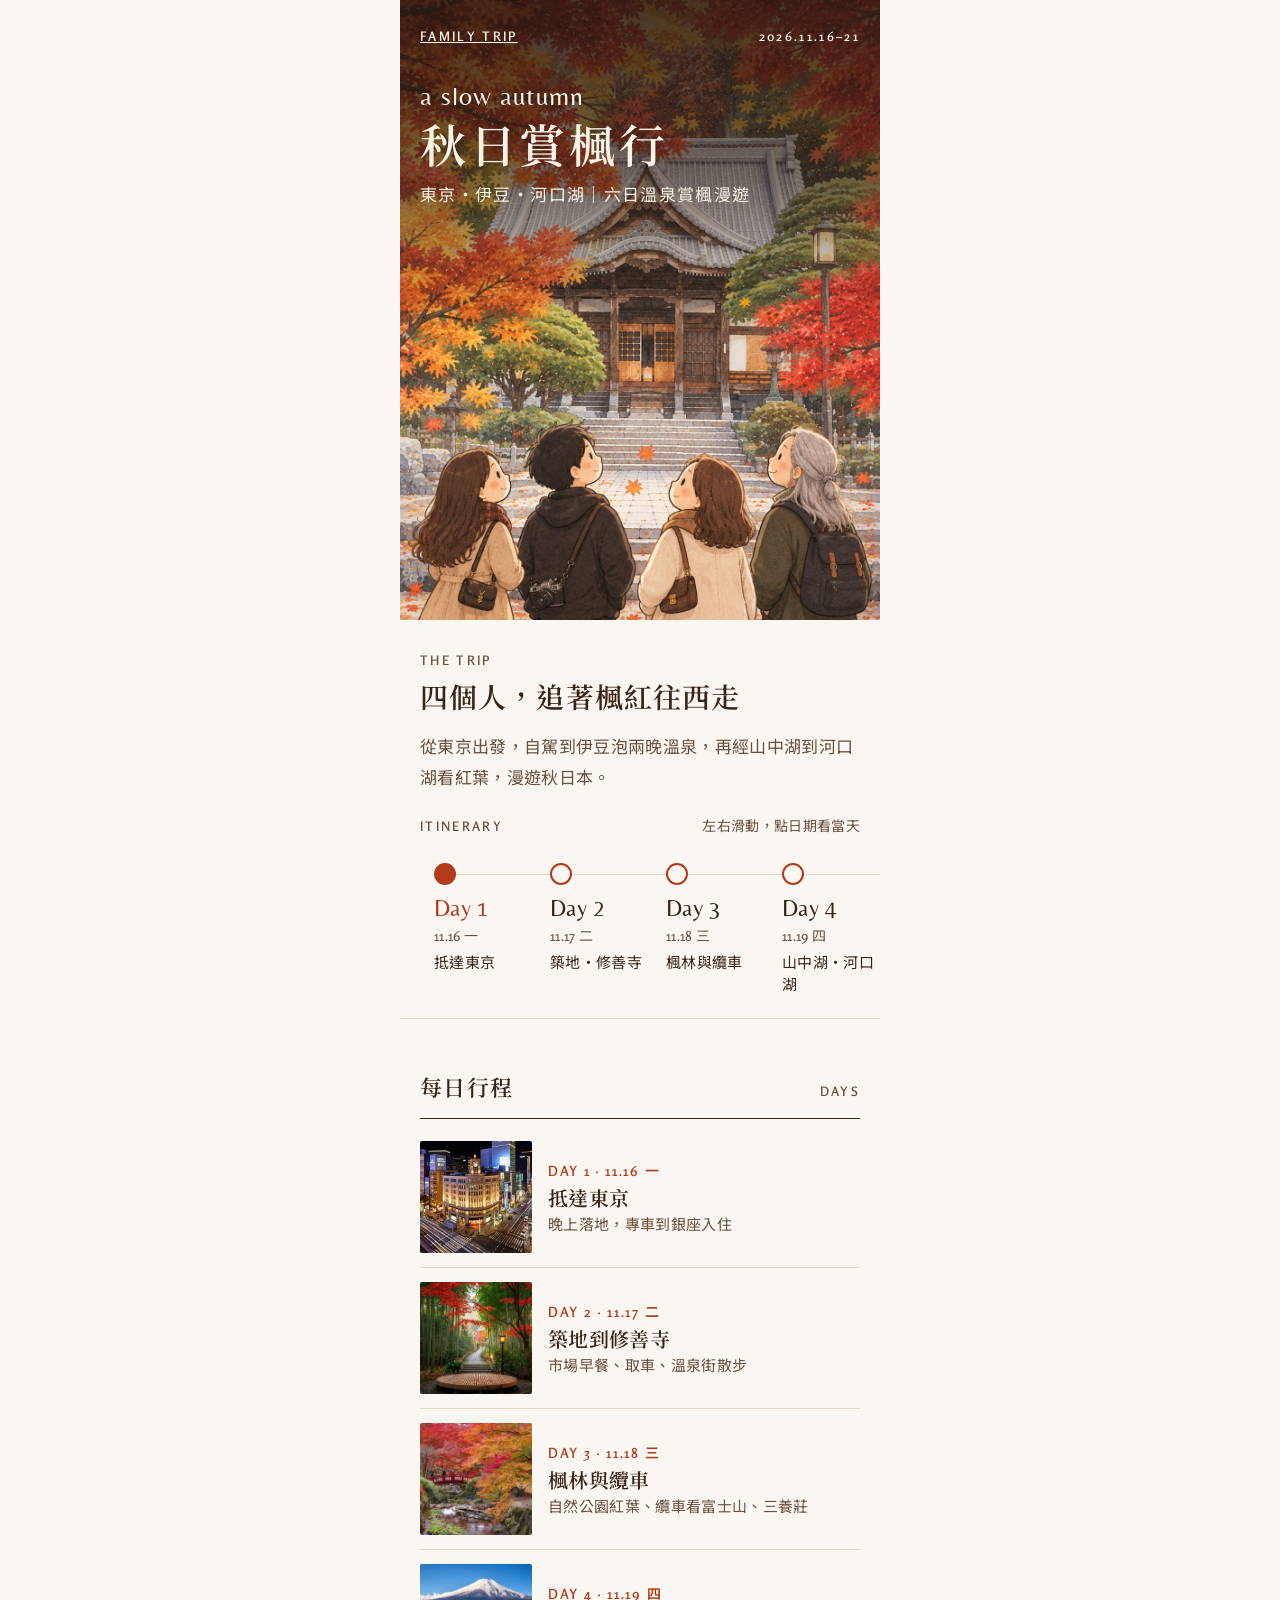
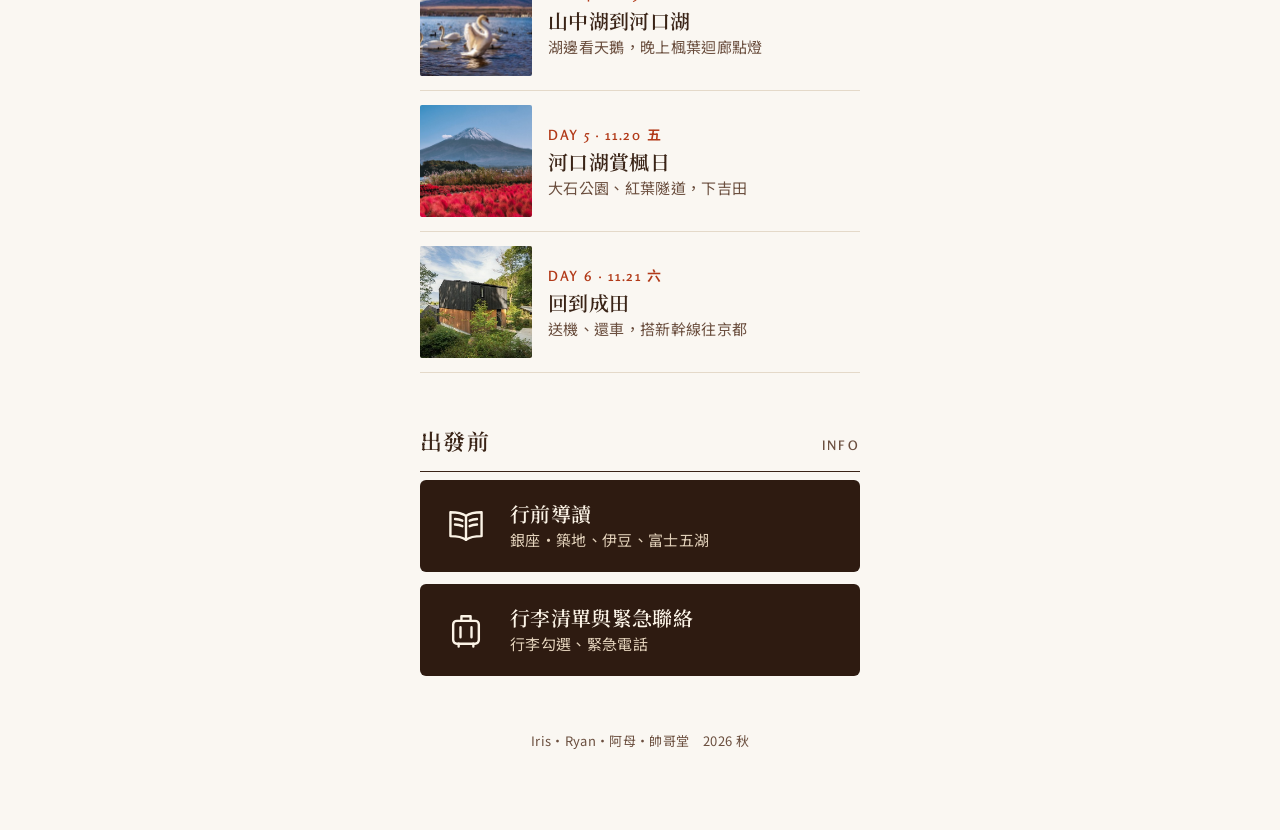
<file: index.html>
<!doctype html>
<html lang="zh-Hant">
<head>
<meta charset="utf-8">
<meta name="viewport" content="width=device-width, initial-scale=1">
<title>秋日賞楓行</title>
<meta property="og:title" content="秋日賞楓行">
<meta property="og:description" content="東京・伊豆・河口湖｜2026.11.16–21 六日溫泉賞楓漫遊">
<meta property="og:image" content="https://irisspace.github.io/autumn-trip/9138c6395874d44f3762e16aa36c47fa.jpg">
<meta property="og:url" content="https://irisspace.github.io/autumn-trip/">
<link rel="apple-touch-icon" href="9138c6395874d44f3762e16aa36c47fa.jpg">
<link rel="preconnect" href="https://fonts.googleapis.com">
<link rel="preconnect" href="https://fonts.gstatic.com" crossorigin>
<link href="https://fonts.googleapis.com/css2?family=Belleza&amp;family=Noto+Serif+TC:wght@500;600&amp;family=Noto+Sans+TC:wght@400;500&amp;family=Rosario:wght@400;500;600&amp;display=swap" rel="stylesheet">
<style>
body{margin:0;background:#faf7f2}
.tl::-webkit-scrollbar{display:none}
</style>
<link rel="stylesheet" href="theme.css">
</head>
<body>
<div class="pg">

  <header class="full" style="position: relative; height: 620px; overflow: hidden; background: #2e1b11;">
    <img src="9138c6395874d44f3762e16aa36c47fa.jpg" alt="一家四口站在寺院前的楓樹下，抬頭看紅葉" style="position: absolute; inset: 0; width: 100%; height: 100%; object-fit: cover; object-position: 50% 60%;">
    <div style="position: absolute; inset: 0; background: linear-gradient(180deg, rgba(31,19,13,0.82) 0%, rgba(31,19,13,0.55) 30%, rgba(31,19,13,0) 52%);"></div>
    <div style="position: absolute; top: 24px; left: 20px; right: 20px; display: flex; flex-direction: column; gap: 6px; color: #fbf3e6;">
      <div style="display: flex; justify-content: space-between; gap: 8px;">
        <p class="eyebrow" style="color: #fbf3e6; text-decoration-line: underline">Family Trip</p>
        <p class="eyebrow" style="color: #fbf3e6;">2026.11.16–21</p>
      </div>
      <p class="accent" style="margin: 28px 0 0; font-size: 26px; line-height: 1.1;">a slow autumn</p>
      <h1 style="margin: 0; font-family: var(--font-serif); font-weight: 600; font-size: 46px; line-height: 1.15; letter-spacing: 0.08em;">秋日賞楓行</h1>
      <p style="margin: 2px 0 0; font-size: 17px; letter-spacing: 0.08em;">東京・伊豆・河口湖｜六日溫泉賞楓漫遊</p>
    </div>
  </header>

  <section class="wrap" style="padding-block: 28px 4px;">
    <p class="eyebrow">The Trip</p>
    <h2 style="margin: 6px 0 0; font-family: var(--font-serif); font-weight: 600; font-size: 28px; line-height: 1.35; letter-spacing: 0.04em;">四個人，追著楓紅往西走</h2>
    <p style="margin: 14px 0 0; font-size: 17px; line-height: 1.85; color: #6b4f3f;">從東京出發，自駕到伊豆泡兩晚溫泉，再經山中湖到河口湖看紅葉，漫遊秋日本。</p>
  </section>

  <nav class="full" aria-label="每日行程" style="position: relative; padding: 16px 0 8px; border-bottom: 1px solid #e4d9c9;">
    <div style="display: flex; justify-content: space-between; align-items: baseline; padding-inline: 20px;">
      <p class="eyebrow">Itinerary</p>
      <span style="font-size: 14px; color: #6b4f3f;">左右滑動，點日期看當天</span>
    </div>
    <div class="tl" style="overflow-x: auto; scrollbar-width: none; padding: 12px 20px 8px;">
      <div style="position: relative; display: flex; width: max-content;">
        <div style="position: absolute; left: 24px; right: 24px; top: 23px; height: 1px; background: #e4d9c9;"></div>
        <a href="day1.html" style="position: relative; display: flex; flex-direction: column; gap: 2px; width: 116px; min-height: 112px; padding: 12px 8px 6px 14px; text-decoration: none; color: #3a2417;"><span style="width: 22px; height: 22px; border-radius: 999px; background: #b23a19; margin-bottom: 8px;"></span><span style="font-family: var(--font-title); font-size: 23px; line-height: 1.15; color: #b23a19;">Day 1</span><span style="font-family: var(--font-accent); font-size: 14px; color: #6b4f3f;">11.16 一</span><span style="font-size: 15px; line-height: 1.5;">抵達東京</span></a>
        <a href="day2.html" style="position: relative; display: flex; flex-direction: column; gap: 2px; width: 116px; min-height: 112px; padding: 12px 8px 6px 14px; text-decoration: none; color: #3a2417;"><span style="width: 22px; height: 22px; border-radius: 999px; background: #faf7f2; border: 2px solid #b23a19; margin-bottom: 8px;"></span><span style="font-family: var(--font-title); font-size: 23px; line-height: 1.15;">Day 2</span><span style="font-family: var(--font-accent); font-size: 14px; color: #6b4f3f;">11.17 二</span><span style="font-size: 15px; line-height: 1.5;">築地・修善寺</span></a>
        <a href="day3.html" style="position: relative; display: flex; flex-direction: column; gap: 2px; width: 116px; min-height: 112px; padding: 12px 8px 6px 14px; text-decoration: none; color: #3a2417;"><span style="width: 22px; height: 22px; border-radius: 999px; background: #faf7f2; border: 2px solid #b23a19; margin-bottom: 8px;"></span><span style="font-family: var(--font-title); font-size: 23px; line-height: 1.15;">Day 3</span><span style="font-family: var(--font-accent); font-size: 14px; color: #6b4f3f;">11.18 三</span><span style="font-size: 15px; line-height: 1.5;">楓林與纜車</span></a>
        <a href="day4.html" style="position: relative; display: flex; flex-direction: column; gap: 2px; width: 116px; min-height: 112px; padding: 12px 8px 6px 14px; text-decoration: none; color: #3a2417;"><span style="width: 22px; height: 22px; border-radius: 999px; background: #faf7f2; border: 2px solid #b23a19; margin-bottom: 8px;"></span><span style="font-family: var(--font-title); font-size: 23px; line-height: 1.15;">Day 4</span><span style="font-family: var(--font-accent); font-size: 14px; color: #6b4f3f;">11.19 四</span><span style="font-size: 15px; line-height: 1.5;">山中湖・河口湖</span></a>
        <a href="day5.html" style="position: relative; display: flex; flex-direction: column; gap: 2px; width: 116px; min-height: 112px; padding: 12px 8px 6px 14px; text-decoration: none; color: #3a2417;"><span style="width: 22px; height: 22px; border-radius: 999px; background: #faf7f2; border: 2px solid #b23a19; margin-bottom: 8px;"></span><span style="font-family: var(--font-title); font-size: 23px; line-height: 1.15;">Day 5</span><span style="font-family: var(--font-accent); font-size: 14px; color: #6b4f3f;">11.20 五</span><span style="font-size: 15px; line-height: 1.5;">河口湖賞楓</span></a>
        <a href="day6.html" style="position: relative; display: flex; flex-direction: column; gap: 2px; width: 116px; min-height: 112px; padding: 12px 8px 6px 14px; text-decoration: none; color: #3a2417;"><span style="width: 22px; height: 22px; border-radius: 999px; background: #faf7f2; border: 2px solid #b23a19; margin-bottom: 8px;"></span><span style="font-family: var(--font-title); font-size: 23px; line-height: 1.15;">Day 6</span><span style="font-family: var(--font-accent); font-size: 14px; color: #6b4f3f;">11.21 六</span><span style="font-size: 15px; line-height: 1.5;">回到成田</span></a>
      </div>
    </div>
  </nav>

  <main class="wrap" style="padding-bottom: 8px;">

    <div class="sect"><h3>每日行程</h3><span class="eyebrow">Days</span></div>

    <div style="display: flex; flex-direction: column;">
      <a href="day1.html" style="display: grid; grid-template-columns: 112px minmax(0, 1fr); gap: 16px; align-items: center; padding-block: 14px; border-bottom: 1px solid #e4d9c9; text-decoration: none; color: #3a2417;">
        <div class="ph" style="aspect-ratio: 1 / 1;"><img src="a27884b0b924a33c79b24aefd55dd2b0.jpg" alt="銀座四丁目的夜景"></div>
        <div><div style="font-family: var(--font-accent); font-weight: 600; font-size: 14px; letter-spacing: 0.12em; color: #b23a19;">DAY 1 · 11.16 一</div><div style="font-family: var(--font-serif); font-weight: 600; font-size: 20px; line-height: 1.4;">抵達東京</div><div style="font-size: 15px; line-height: 1.6; color: #6b4f3f;">晚上落地，專車到銀座入住</div></div>
      </a>
      <a href="day2.html" style="display: grid; grid-template-columns: 112px minmax(0, 1fr); gap: 16px; align-items: center; padding-block: 14px; border-bottom: 1px solid #e4d9c9; text-decoration: none; color: #3a2417;">
        <div class="ph" style="aspect-ratio: 1 / 1;"><img src="4e42da430dfc65bd4dbfb2f222ad8313.jpg" alt="修善寺竹林小徑"></div>
        <div><div style="font-family: var(--font-accent); font-weight: 600; font-size: 14px; letter-spacing: 0.12em; color: #b23a19;">DAY 2 · 11.17 二</div><div style="font-family: var(--font-serif); font-weight: 600; font-size: 20px; line-height: 1.4;">築地到修善寺</div><div style="font-size: 15px; line-height: 1.6; color: #6b4f3f;">市場早餐、取車、溫泉街散步</div></div>
      </a>
      <a href="day3.html" style="display: grid; grid-template-columns: 112px minmax(0, 1fr); gap: 16px; align-items: center; padding-block: 14px; border-bottom: 1px solid #e4d9c9; text-decoration: none; color: #3a2417;">
        <div class="ph" style="aspect-ratio: 1 / 1;"><img src="74e2725772f5f66ee99c747f7ae0c2e7.jpg" alt="紅橋與紅葉"></div>
        <div><div style="font-family: var(--font-accent); font-weight: 600; font-size: 14px; letter-spacing: 0.12em; color: #b23a19;">DAY 3 · 11.18 三</div><div style="font-family: var(--font-serif); font-weight: 600; font-size: 20px; line-height: 1.4;">楓林與纜車</div><div style="font-size: 15px; line-height: 1.6; color: #6b4f3f;">自然公園紅葉、纜車看富士山、三養莊</div></div>
      </a>
      <a href="day4.html" style="display: grid; grid-template-columns: 112px minmax(0, 1fr); gap: 16px; align-items: center; padding-block: 14px; border-bottom: 1px solid #e4d9c9; text-decoration: none; color: #3a2417;">
        <div class="ph" style="aspect-ratio: 1 / 1;"><img src="7ab8666bedaa6fbdaa944774a391f2ea.jpg" alt="山中湖的天鵝與富士山"></div>
        <div><div style="font-family: var(--font-accent); font-weight: 600; font-size: 14px; letter-spacing: 0.12em; color: #b23a19;">DAY 4 · 11.19 四</div><div style="font-family: var(--font-serif); font-weight: 600; font-size: 20px; line-height: 1.4;">山中湖到河口湖</div><div style="font-size: 15px; line-height: 1.6; color: #6b4f3f;">湖邊看天鵝，晚上楓葉迴廊點燈</div></div>
      </a>
      <a href="day5.html" style="display: grid; grid-template-columns: 112px minmax(0, 1fr); gap: 16px; align-items: center; padding-block: 14px; border-bottom: 1px solid #e4d9c9; text-decoration: none; color: #3a2417;">
        <div class="ph" style="aspect-ratio: 1 / 1;"><img src="0a54639972713d51c0d47d38d4d061d8.jpg" alt="大石公園的紅色掃帚草與富士山"></div>
        <div><div style="font-family: var(--font-accent); font-weight: 600; font-size: 14px; letter-spacing: 0.12em; color: #b23a19;">DAY 5 · 11.20 五</div><div style="font-family: var(--font-serif); font-weight: 600; font-size: 20px; line-height: 1.4;">河口湖賞楓日</div><div style="font-size: 15px; line-height: 1.6; color: #6b4f3f;">大石公園、紅葉隧道，下吉田</div></div>
      </a>
      <a href="day6.html" style="display: grid; grid-template-columns: 112px minmax(0, 1fr); gap: 16px; align-items: center; padding-block: 14px; border-bottom: 1px solid #e4d9c9; text-decoration: none; color: #3a2417;">
        <div class="ph" style="aspect-ratio: 1 / 1;"><img src="2d8205db933b08d67a605c7c7a6cfdca.jpg" alt="norm ao 外觀，森林裡的黑色木屋"></div>
        <div><div style="font-family: var(--font-accent); font-weight: 600; font-size: 14px; letter-spacing: 0.12em; color: #b23a19;">DAY 6 · 11.21 六</div><div style="font-family: var(--font-serif); font-weight: 600; font-size: 20px; line-height: 1.4;">回到成田</div><div style="font-size: 15px; line-height: 1.6; color: #6b4f3f;">送機、還車，搭新幹線往京都</div></div>
      </a>
    </div>

    <div class="sect"><h3>出發前</h3><span class="eyebrow">Info</span></div>
    <a href="guide.html" style="display: grid; grid-template-columns: 52px minmax(0, 1fr); gap: 18px; align-items: center; padding: 20px; margin-bottom: 12px; background: #2e1b11; border-radius: 6px; text-decoration: none; color: #fbf3e6;">
      <div style="display: grid; place-items: center; color: #fbf3e6;"><svg width="44" height="44" viewBox="0 0 24 24" fill="none" stroke="currentColor" stroke-width="1.3" stroke-linecap="round" stroke-linejoin="round" aria-hidden="true"><path d="M12 6.5C10 5 7.5 4.5 3.5 4.5v13c4 0 6.5.5 8.5 2 2-1.5 4.5-2 8.5-2v-13c-4 0-6.5.5-8.5 2z"></path><path d="M12 6.5v13"></path><path d="M6 8.2c1.6.1 2.9.4 4 .9M6 11.2c1.6.1 2.9.4 4 .9M14 9.1c1.1-.5 2.4-.8 4-.9M14 12.1c1.1-.5 2.4-.8 4-.9"></path></svg></div>
      <div><div style="font-family: var(--font-serif); font-weight: 600; font-size: 20px; line-height: 1.4;">行前導讀</div><div style="font-size: 15px; line-height: 1.6; color: #e3d2bb;">銀座・築地、伊豆、富士五湖</div></div>
    </a>
    <a href="info.html" style="display: grid; grid-template-columns: 52px minmax(0, 1fr); gap: 18px; align-items: center; padding: 20px; background: #2e1b11; border-radius: 6px; text-decoration: none; color: #fbf3e6;">
      <div style="display: grid; place-items: center; color: #fbf3e6;"><svg width="44" height="44" viewBox="0 0 24 24" fill="none" stroke="currentColor" stroke-width="1.3" stroke-linecap="round" stroke-linejoin="round" aria-hidden="true"><rect x="5" y="7" width="14" height="12.5" rx="2"></rect><path d="M9.5 7V4.5h5V7"></path><path d="M9 10.5v5.5M15 10.5v5.5"></path><path d="M8 19.5V21M16 19.5V21"></path></svg></div>
      <div><div style="font-family: var(--font-serif); font-weight: 600; font-size: 20px; line-height: 1.4;">行李清單與緊急聯絡</div><div style="font-size: 15px; line-height: 1.6; color: #e3d2bb;">行李勾選、緊急電話</div></div>
    </a>

    <p class="foot">Iris・Ryan・阿母・帥哥堂　2026 秋</p>
  </main>
</div>
</body>
</html>
</file>
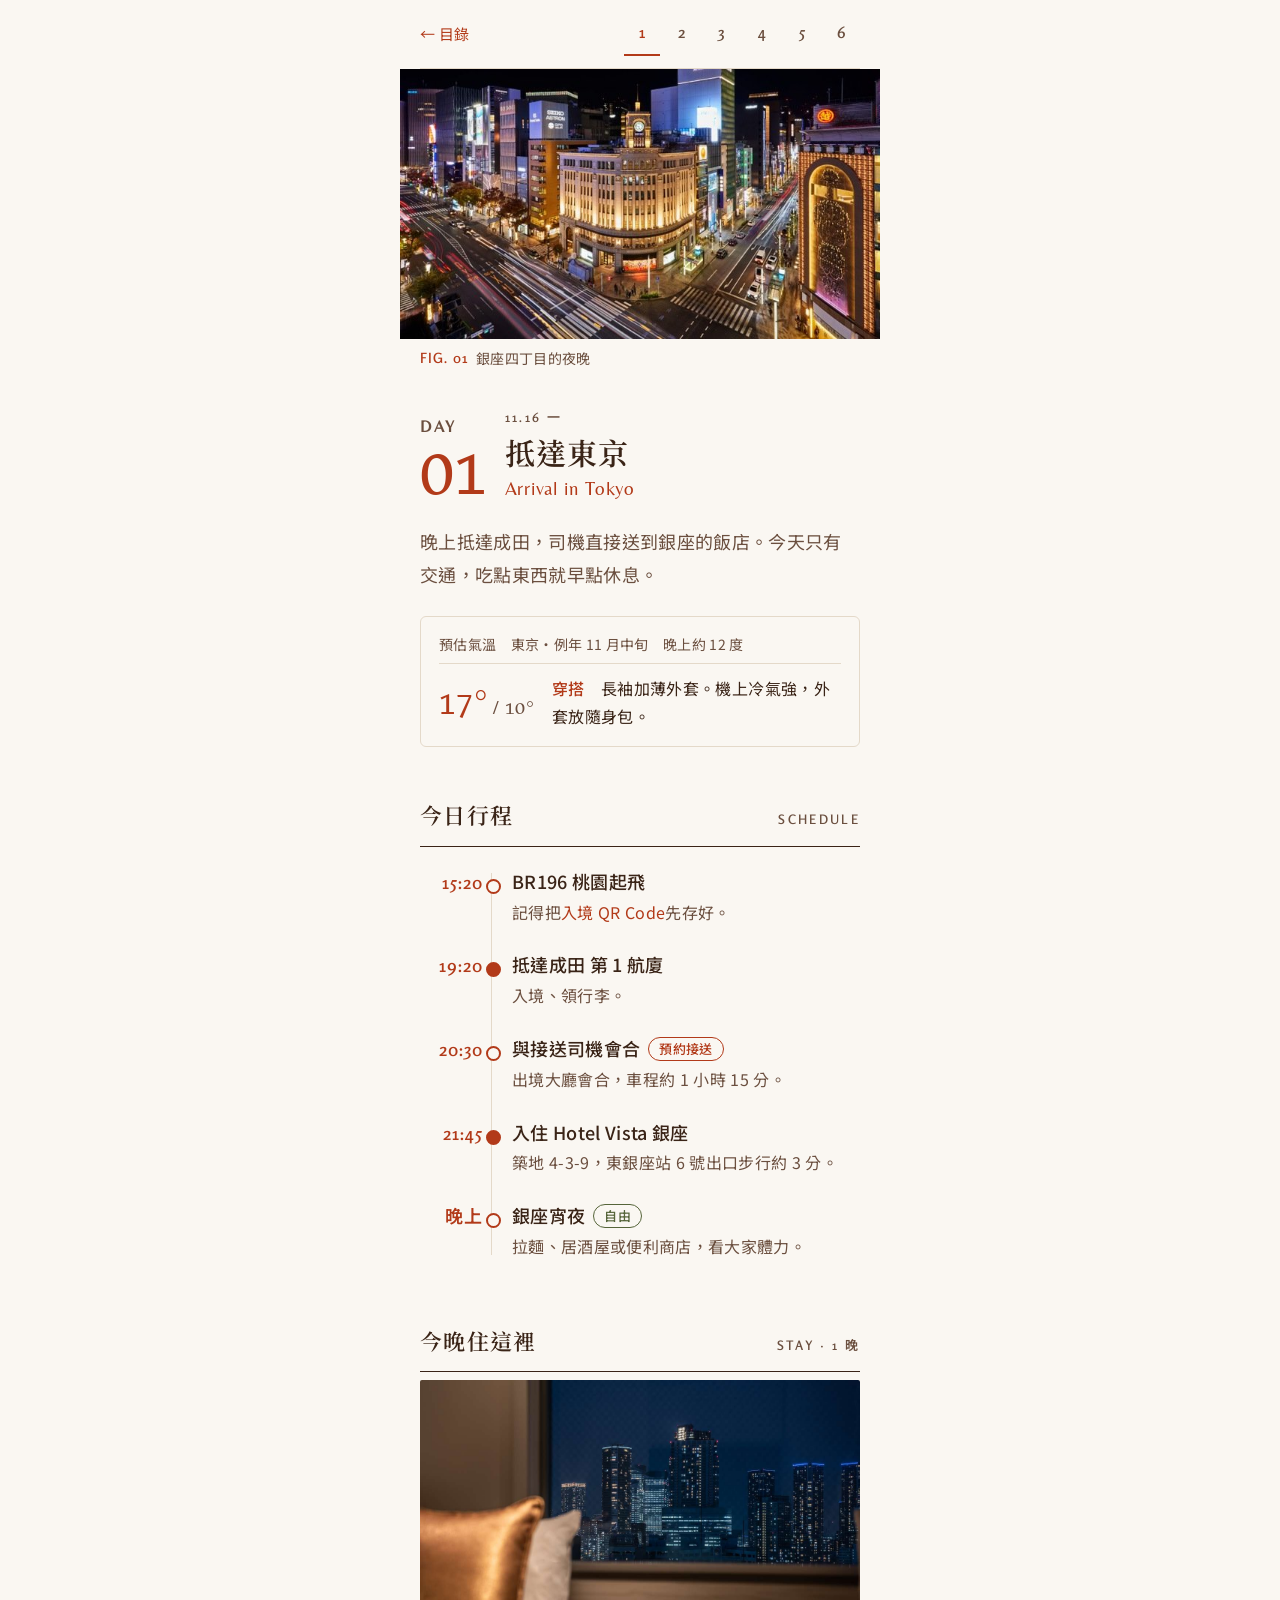
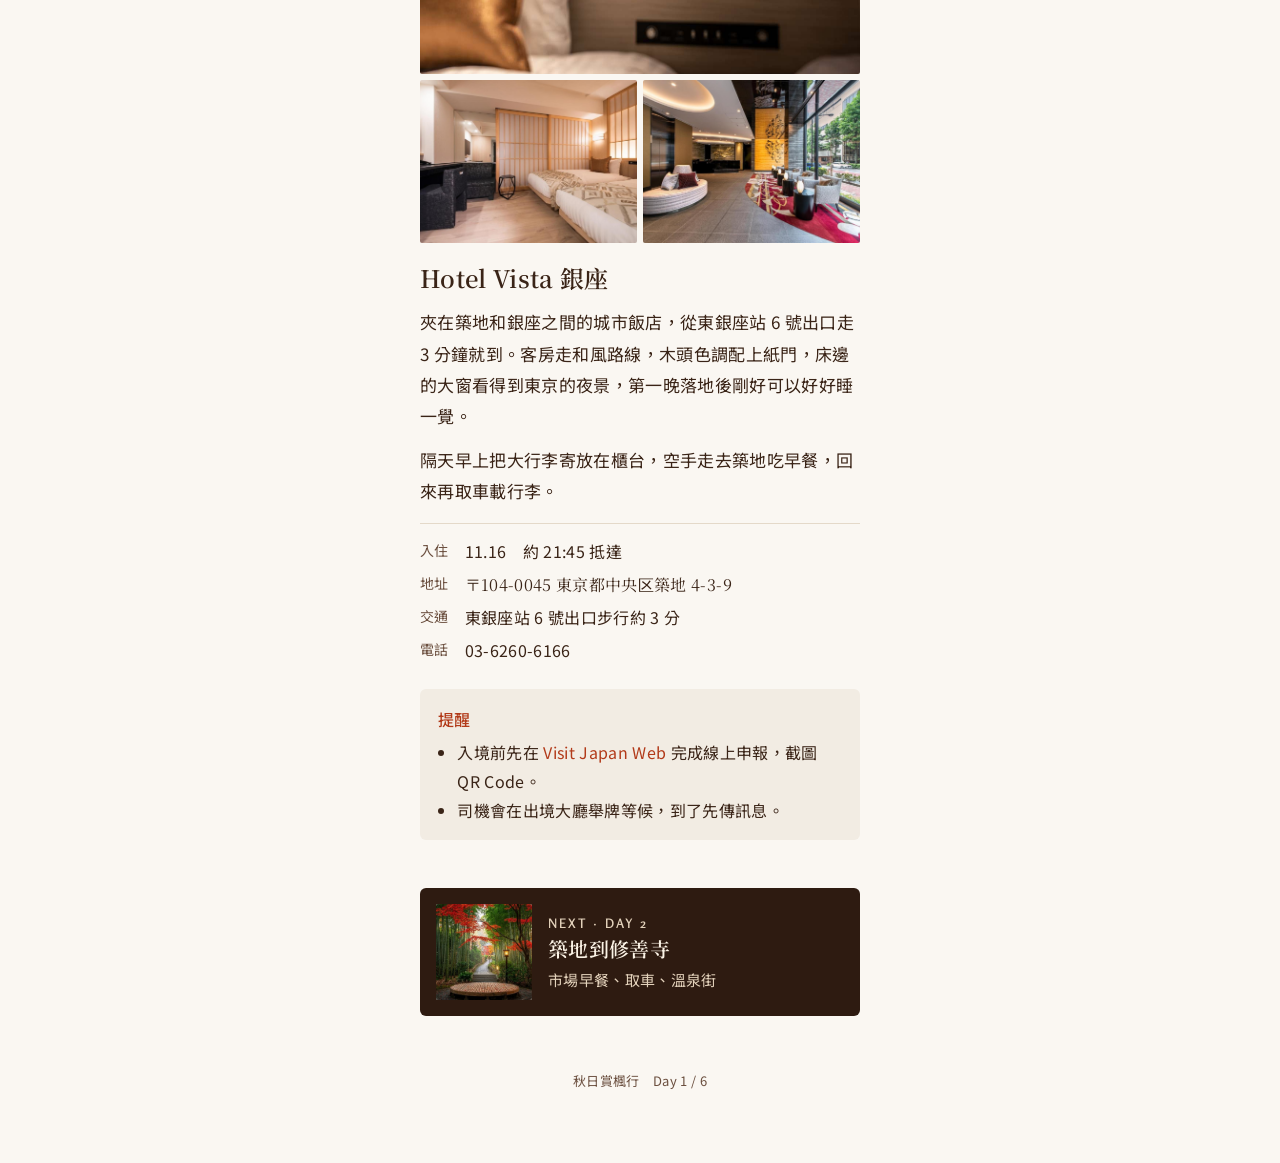
<file: day1.html>
<!doctype html>
<html lang="zh-Hant">
<head>
<meta charset="utf-8">
<meta name="viewport" content="width=device-width, initial-scale=1">
<title>Day 1 抵達東京｜秋日賞楓行</title>
<meta property="og:title" content="Day 1 抵達東京｜秋日賞楓行">
<meta property="og:description" content="東京・伊豆・河口湖｜2026.11.16–21 六日溫泉賞楓漫遊">
<meta property="og:image" content="https://irisspace.github.io/autumn-trip/9138c6395874d44f3762e16aa36c47fa.jpg">
<meta property="og:url" content="https://irisspace.github.io/autumn-trip/day1.html">
<link rel="apple-touch-icon" href="9138c6395874d44f3762e16aa36c47fa.jpg">
<link rel="preconnect" href="https://fonts.googleapis.com">
<link rel="preconnect" href="https://fonts.gstatic.com" crossorigin>
<link href="https://fonts.googleapis.com/css2?family=Belleza&amp;family=Noto+Serif+TC:wght@500;600&amp;family=Noto+Sans+TC:wght@400;500&amp;family=Rosario:wght@400;500;600&amp;display=swap" rel="stylesheet">
<style>
body{margin:0;background:#faf7f2}
</style>
<link rel="stylesheet" href="theme.css">
</head>
<body>
<div class="pg">
  <div class="wrap">
    <nav class="topbar" aria-label="頁面導覽">
      <a class="back" href="index.html">← 目錄</a>
      <div class="pager"><a class="on" href="day1.html" aria-current="page">1</a><a href="day2.html">2</a><a href="day3.html">3</a><a href="day4.html">4</a><a href="day5.html">5</a><a href="day6.html">6</a></div>
    </nav>
  </div>

  <figure class="full" style="margin: 0 auto;">
    <div class="ph" style="aspect-ratio: 16 / 9; border-radius: 0;"><img src="a27884b0b924a33c79b24aefd55dd2b0.jpg" alt="銀座四丁目路口的夜景與和光鐘塔" style="object-position: 50% 50%;"></div>
  </figure>

  <main class="wrap">
    <p class="cap"><b>FIG. 01</b>銀座四丁目的夜晚</p>

    <header class="dayhead">
      <div class="daynum"><small>DAY</small>01</div>
      <div>
        <p class="eyebrow">11.16 一</p>
        <h1 class="daytitle">抵達東京<span class="daysub">Arrival in Tokyo</span></h1>
      </div>
    </header>
    <p class="lead">晚上抵達成田，司機直接送到銀座的飯店。今天只有交通，吃點東西就早點休息。</p>
    <div class="wx" aria-label="預估氣溫與穿搭">
      <p class="wx-where">預估氣溫　東京・例年 11 月中旬　晚上約 12 度</p>
      <div class="wx-temp">17°<small> / 10°</small></div>
      <p class="wx-wear"><b>穿搭</b>　長袖加薄外套。機上冷氣強，外套放隨身包。</p>
    </div>

    <div class="sect"><h3>今日行程</h3><span class="eyebrow">Schedule</span></div>
    <ol class="stops">
      <li class="stop"><span class="t">15:20</span><div><h4>BR196 桃園起飛</h4><p>記得把<a class="map" href="https://www.vjw.digital.go.jp/" style="color: var(--maple);">入境 QR Code</a>先存好。</p></div></li>
      <li class="stop key"><span class="t">19:20</span><div><h4><a class="map" href="https://www.google.com/maps/search/?api=1&amp;query=%E6%88%90%E7%94%B0%E7%A9%BA%E6%B8%AF%20%E7%AC%AC1%E3%82%BF%E3%83%BC%E3%83%9F%E3%83%8A%E3%83%AB">抵達成田 第 1 航廈</a></h4><p>入境、領行李。</p></div></li>
      <li class="stop"><span class="t">20:30</span><div><h4>與接送司機會合<span class="tag m">預約接送</span></h4><p>出境大廳會合，車程約 1 小時 15 分。</p></div></li>
      <li class="stop key"><span class="t">21:45</span><div><h4>入住 <a class="map" href="https://www.google.com/maps/search/?api=1&amp;query=%E6%9D%B1%E4%BA%AC%E9%83%BD%E4%B8%AD%E5%A4%AE%E5%8C%BA%E7%AF%89%E5%9C%B04-3-9%20%E3%83%9B%E3%83%86%E3%83%AB%E3%83%93%E3%82%B9%E3%82%BF">Hotel Vista 銀座</a></h4><p>築地 4-3-9，東銀座站 6 號出口步行約 3 分。</p></div></li>
      <li class="stop"><span class="t">晚上</span><div><h4>銀座宵夜<span class="tag">自由</span></h4><p>拉麵、居酒屋或便利商店，看大家體力。</p></div></li>
    </ol>

    <div class="sect"><h3>今晚住這裡</h3><span class="eyebrow">Stay · 1 晚</span></div>
    <div class="ph" style="aspect-ratio: 3 / 2;"><img src="d02bcaf0a21c6d61e58b4d579644eab6.jpg" alt="Hotel Vista 客房窗外的東京夜景"></div>
    <div class="duo">
      <div class="ph"><img src="f8b7f139d33cedc8f0331307c305b56c.jpg" alt="Hotel Vista 的雙床客房"></div>
      <div class="ph"><img src="084d3ec6308619ab11140fa03f5c2f76.jpg" alt="Hotel Vista 的大廳"></div>
    </div>
    <h4 class="stayname"><a class="map" href="https://www.google.com/maps/search/?api=1&amp;query=%E6%9D%B1%E4%BA%AC%E9%83%BD%E4%B8%AD%E5%A4%AE%E5%8C%BA%E7%AF%89%E5%9C%B04-3-9%20%E3%83%9B%E3%83%86%E3%83%AB%E3%83%93%E3%82%B9%E3%82%BF">Hotel Vista 銀座</a></h4>
    <p class="spot-body">夾在築地和銀座之間的城市飯店，從東銀座站 6 號出口走 3 分鐘就到。客房走和風路線，木頭色調配上紙門，床邊的大窗看得到東京的夜景，第一晚落地後剛好可以好好睡一覺。</p>
    <p class="spot-body">隔天早上把大行李寄放在櫃台，空手走去築地吃早餐，回來再取車載行李。</p>
    <dl class="facts">
      <dt>入住</dt><dd>11.16　約 21:45 抵達</dd>
      <dt>地址</dt><dd class="jp">〒104-0045 東京都中央区築地 4-3-9</dd>
      <dt>交通</dt><dd>東銀座站 6 號出口步行約 3 分</dd>
      <dt>電話</dt><dd>03-6260-6166</dd>
    </dl>

    <div class="note">
      <h5>提醒</h5>
      <ul><li>入境前先在 <a class="map" href="https://www.vjw.digital.go.jp/" style="color: var(--maple);">Visit Japan Web</a> 完成線上申報，截圖 QR Code。</li><li>司機會在出境大廳舉牌等候，到了先傳訊息。</li></ul>
    </div>

    <a class="next" href="day2.html">
      <div class="ph"><img src="4e42da430dfc65bd4dbfb2f222ad8313.jpg" alt=""></div>
      <div><small>NEXT · DAY 2</small><strong>築地到修善寺</strong><span>市場早餐、取車、溫泉街</span></div>
    </a>

    <p class="foot">秋日賞楓行　Day 1 / 6</p>
  </main>
</div>
</body>
</html>
</file>
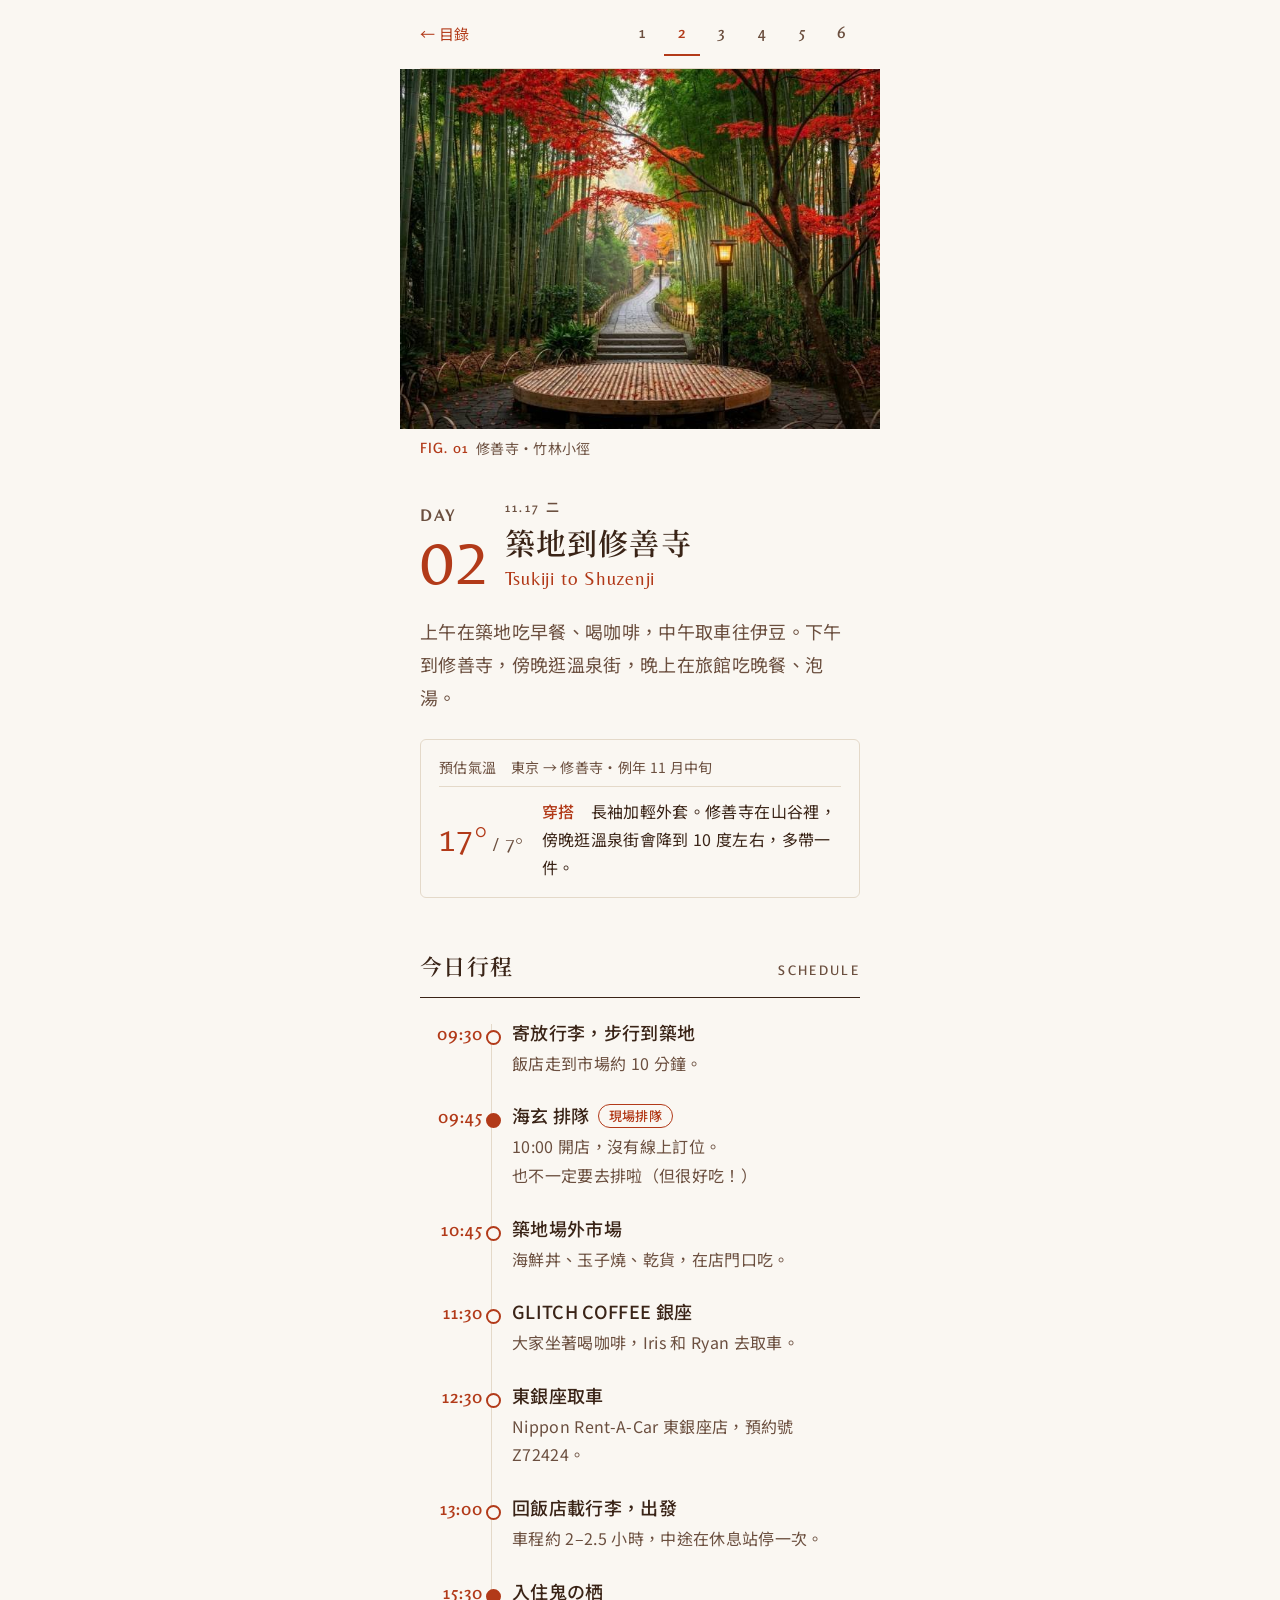
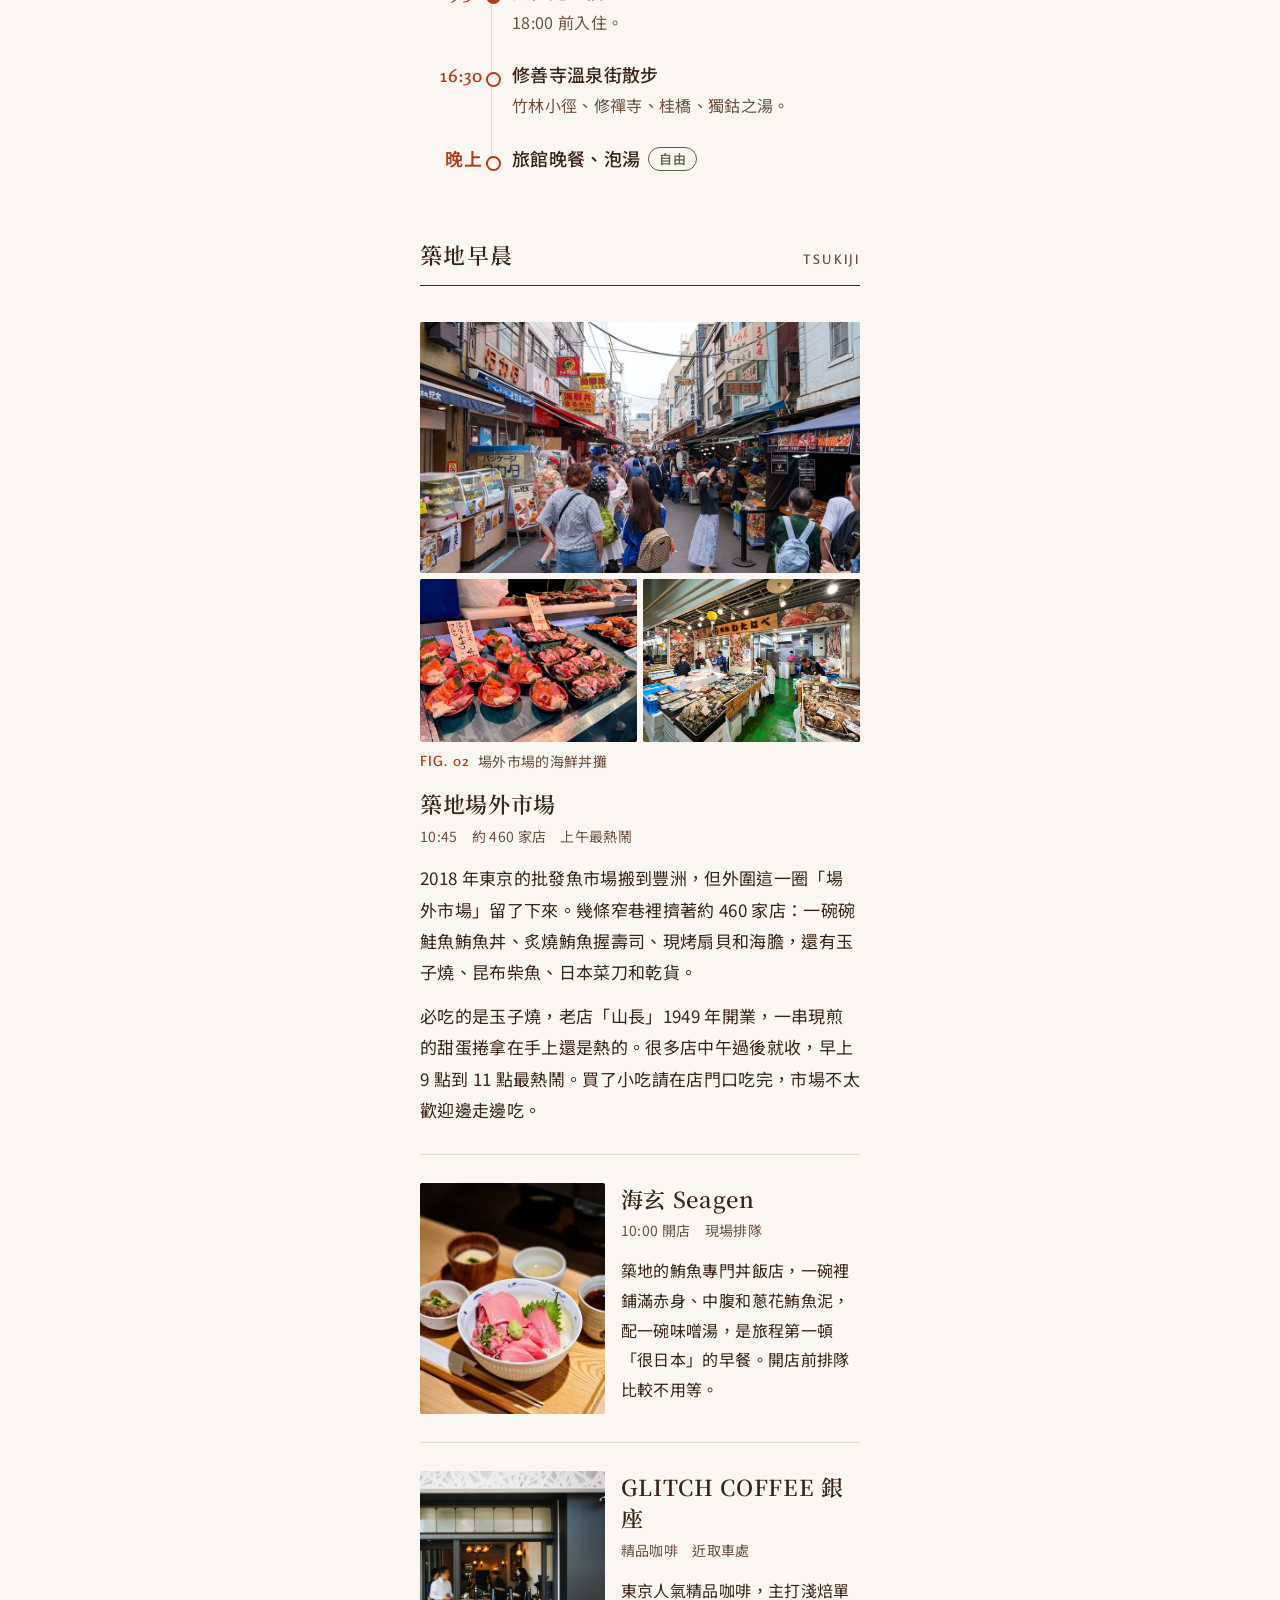
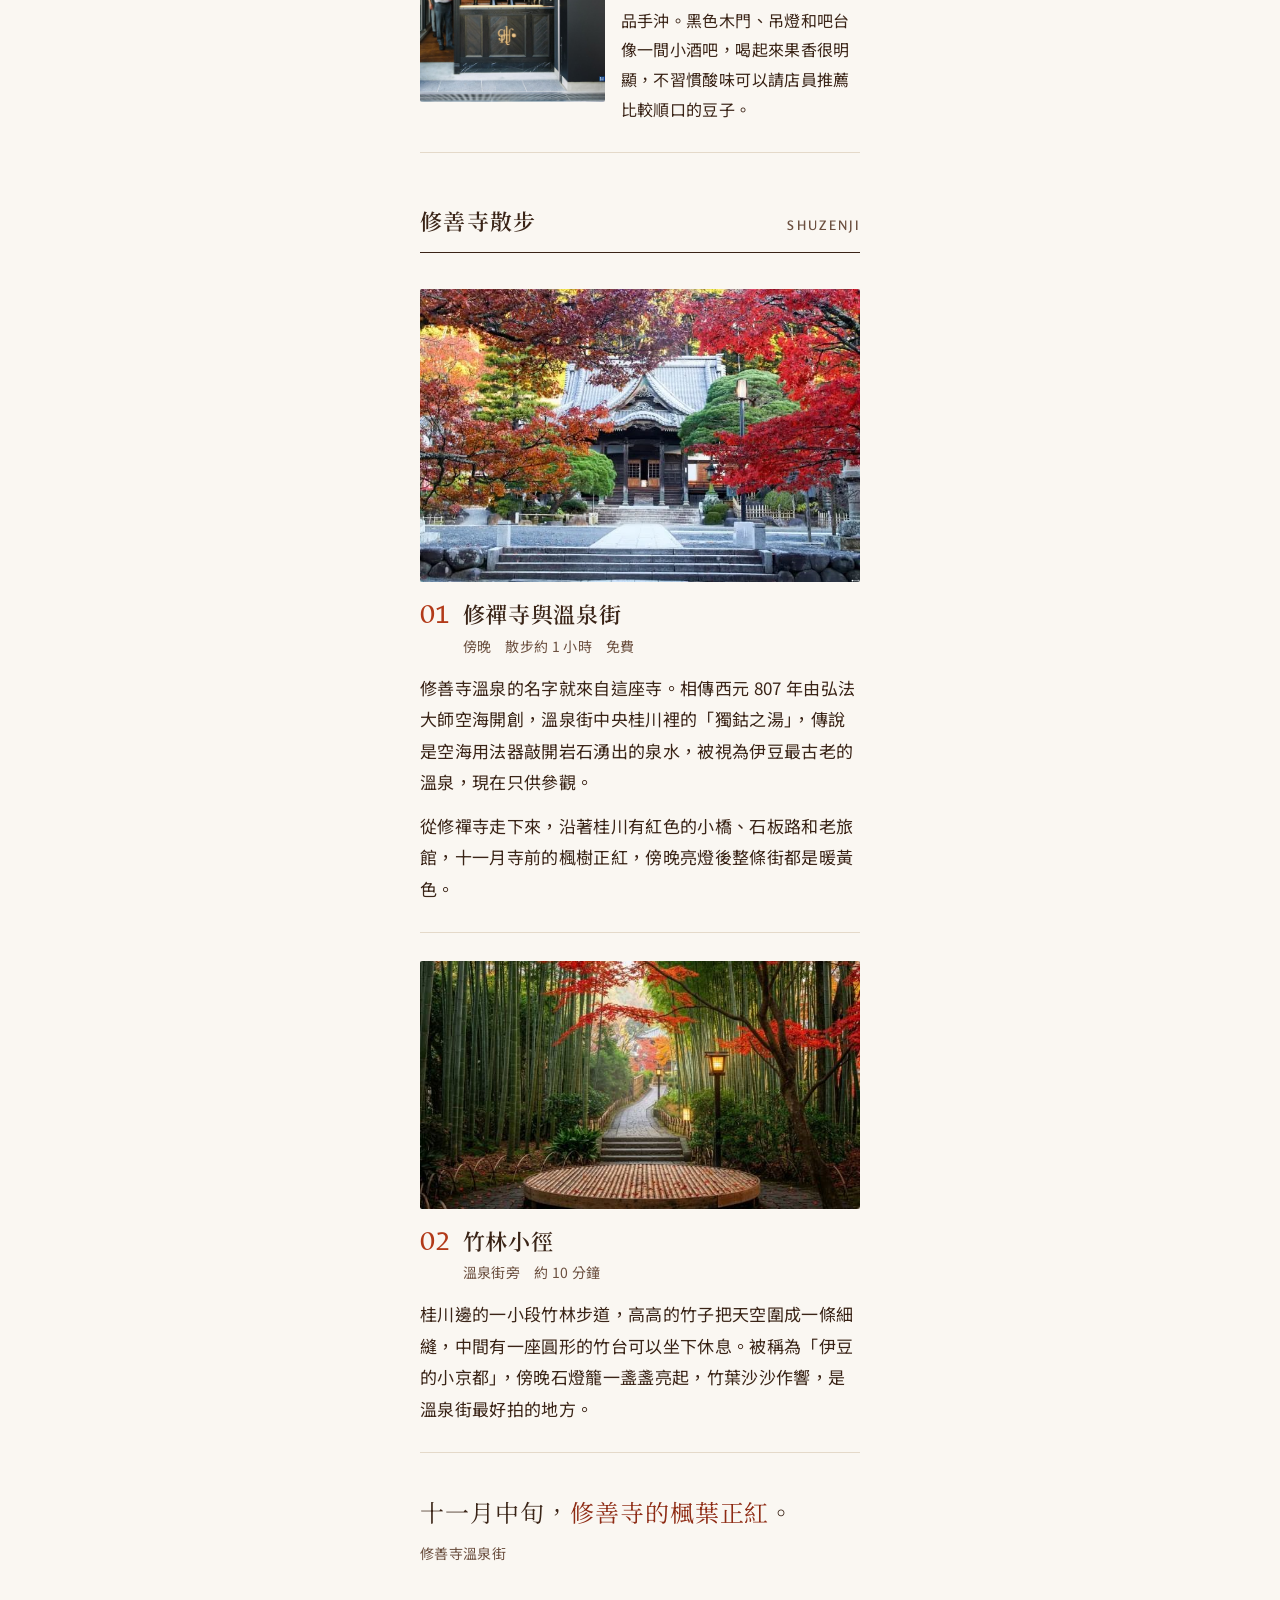
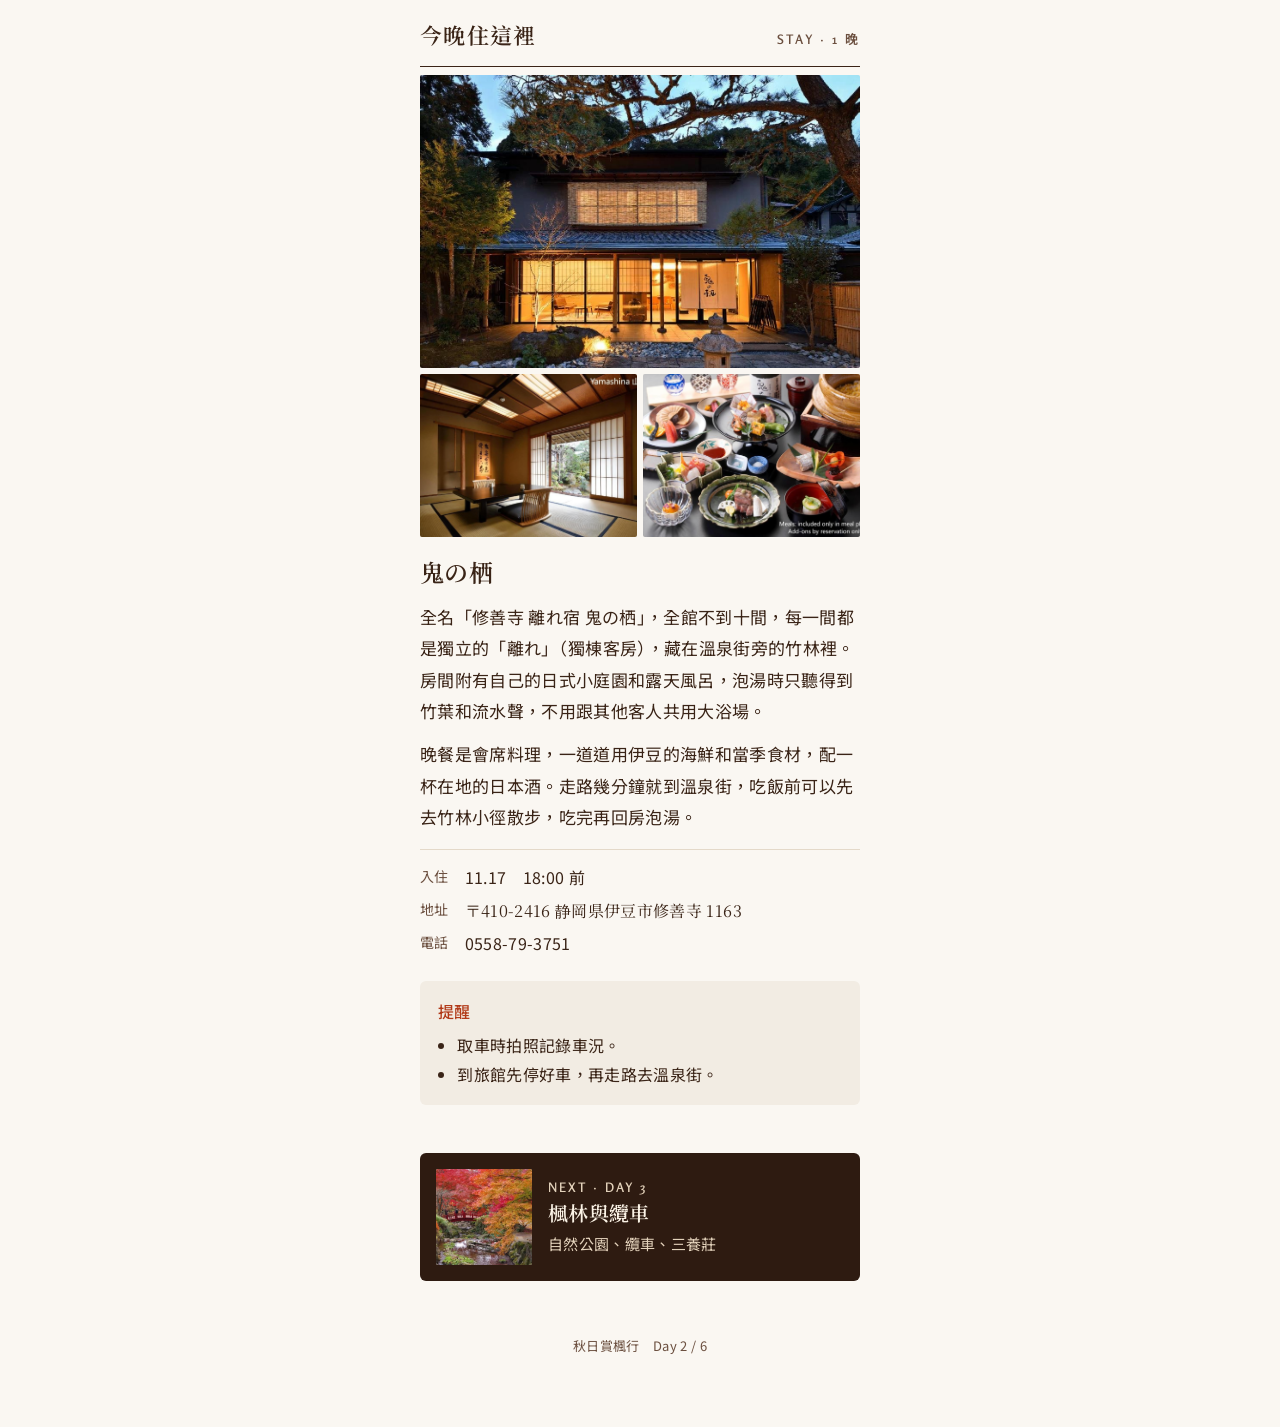
<file: day2.html>
<!doctype html>
<html lang="zh-Hant">
<head>
<meta charset="utf-8">
<meta name="viewport" content="width=device-width, initial-scale=1">
<title>Day 2 築地到修善寺｜秋日賞楓行</title>
<meta property="og:title" content="Day 2 築地到修善寺｜秋日賞楓行">
<meta property="og:description" content="東京・伊豆・河口湖｜2026.11.16–21 六日溫泉賞楓漫遊">
<meta property="og:image" content="https://irisspace.github.io/autumn-trip/9138c6395874d44f3762e16aa36c47fa.jpg">
<meta property="og:url" content="https://irisspace.github.io/autumn-trip/day2.html">
<link rel="apple-touch-icon" href="9138c6395874d44f3762e16aa36c47fa.jpg">
<link rel="preconnect" href="https://fonts.googleapis.com">
<link rel="preconnect" href="https://fonts.gstatic.com" crossorigin>
<link href="https://fonts.googleapis.com/css2?family=Belleza&amp;family=Noto+Serif+TC:wght@500;600&amp;family=Noto+Sans+TC:wght@400;500&amp;family=Rosario:wght@400;500;600&amp;display=swap" rel="stylesheet">
<style>
body{margin:0;background:#faf7f2}
</style>
<link rel="stylesheet" href="theme.css">
</head>
<body>
<div class="pg">
  <div class="wrap">
    <nav class="topbar" aria-label="頁面導覽">
      <a class="back" href="index.html">← 目錄</a>
      <div class="pager"><a href="day1.html">1</a><a class="on" href="day2.html" aria-current="page">2</a><a href="day3.html">3</a><a href="day4.html">4</a><a href="day5.html">5</a><a href="day6.html">6</a></div>
    </nav>
  </div>

  <figure class="full" style="margin: 0 auto;">
    <div class="ph" style="aspect-ratio: 650 / 487; border-radius: 0;"><img src="4e42da430dfc65bd4dbfb2f222ad8313.jpg" alt="修善寺竹林小徑，竹林間的紅葉與燈籠"></div>
  </figure>

  <main class="wrap">
    <p class="cap"><b>FIG. 01</b>修善寺・竹林小徑</p>

    <header class="dayhead">
      <div class="daynum"><small>DAY</small>02</div>
      <div>
        <p class="eyebrow">11.17 二</p>
        <h1 class="daytitle">築地到修善寺<span class="daysub">Tsukiji to Shuzenji</span></h1>
      </div>
    </header>
    <p class="lead">上午在築地吃早餐、喝咖啡，中午取車往伊豆。下午到修善寺，傍晚逛溫泉街，晚上在旅館吃晚餐、泡湯。</p>
    <div class="wx" aria-label="預估氣溫與穿搭">
      <p class="wx-where">預估氣溫　東京 → 修善寺・例年 11 月中旬</p>
      <div class="wx-temp">17°<small> / 7°</small></div>
      <p class="wx-wear"><b>穿搭</b>　長袖加輕外套。修善寺在山谷裡，傍晚逛溫泉街會降到 10 度左右，多帶一件。</p>
    </div>

    <div class="sect"><h3>今日行程</h3><span class="eyebrow">Schedule</span></div>
    <ol class="stops">
      <li class="stop"><span class="t">09:30</span><div><h4>寄放行李，步行到築地</h4><p>飯店走到市場約 10 分鐘。</p></div></li>
      <li class="stop key"><span class="t">09:45</span><div><h4><a class="map" href="https://www.google.com/maps/search/?api=1&amp;query=%E6%B5%B7%E7%8E%84%20%E7%AF%89%E5%9C%B0">海玄</a> 排隊<span class="tag m">現場排隊</span></h4><p>10:00 開店，沒有線上訂位。<br>也不一定要去排啦（但很好吃！）</p></div></li>
      <li class="stop"><span class="t">10:45</span><div><h4><a class="map" href="https://www.google.com/maps/search/?api=1&amp;query=%E7%AF%89%E5%9C%B0%E5%A0%B4%E5%A4%96%E5%B8%82%E5%A0%B4">築地場外市場</a></h4><p>海鮮丼、玉子燒、乾貨，在店門口吃。</p></div></li>
      <li class="stop"><span class="t">11:30</span><div><h4><a class="map" href="https://www.google.com/maps/search/?api=1&amp;query=GLITCH%20COFFEE%20%26%20ROASTERS%20GINZA">GLITCH COFFEE 銀座</a></h4><p>大家坐著喝咖啡，Iris 和 Ryan 去取車。</p></div></li>
      <li class="stop"><span class="t">12:30</span><div><h4><a class="map" href="https://www.google.com/maps/search/?api=1&amp;query=%E3%83%8B%E3%83%83%E3%83%9D%E3%83%B3%E3%83%AC%E3%83%B3%E3%82%BF%E3%82%AB%E3%83%BC%20%E6%9D%B1%E9%8A%80%E5%BA%A7">東銀座取車</a></h4><p>Nippon Rent-A-Car 東銀座店，預約號 Z72424。</p></div></li>
      <li class="stop"><span class="t">13:00</span><div><h4>回飯店載行李，出發</h4><p>車程約 2–2.5 小時，中途在休息站停一次。</p></div></li>
      <li class="stop key"><span class="t">15:30</span><div><h4>入住<a class="map" href="https://www.google.com/maps/search/?api=1&amp;query=%E9%AC%BC%E3%81%AE%E6%A0%96%20%E9%9D%99%E5%B2%A1%E7%9C%8C%E4%BC%8A%E8%B1%86%E5%B8%82%E4%BF%AE%E5%96%84%E5%AF%BA1163">鬼の栖</a></h4><p>18:00 前入住。</p></div></li>
      <li class="stop"><span class="t">16:30</span><div><h4><a class="map" href="https://www.google.com/maps/search/?api=1&amp;query=%E4%BF%AE%E5%96%84%E5%AF%BA%E6%B8%A9%E6%B3%89">修善寺溫泉街</a>散步</h4><p>竹林小徑、修禪寺、桂橋、獨鈷之湯。</p></div></li>
      <li class="stop"><span class="t">晚上</span><div><h4>旅館晚餐、泡湯<span class="tag">自由</span></h4></div></li>
    </ol>

    <div class="sect"><h3>築地早晨</h3><span class="eyebrow">Tsukiji</span></div>
    <article class="spot">
      <div class="ph" style="aspect-ratio: 100 / 57;"><img src="87c29058c88a605b30c3912e0b0a2bae.jpg" alt="築地場外市場的街道，兩旁是海鮮丼和小吃店"></div>
      <div class="duo">
        <div class="ph"><img src="4b939ac61c40f815d196217fd1ae9595.jpg" alt="攤位上一碗碗鮭魚鮪魚丼和炙燒鮪魚握壽司"></div>
        <div class="ph"><img src="e45b4851825b2ca293a6fa90fdfd12ba.jpg" alt="築地わたなべ的貝類與海鮮攤"></div>
      </div>
      <p class="cap"><b>FIG. 02</b>場外市場的海鮮丼攤</p>
      <div class="spot-head" style="grid-template-columns: minmax(0, 1fr);">
        <h4><a class="map" href="https://www.google.com/maps/search/?api=1&amp;query=%E7%AF%89%E5%9C%B0%E5%A0%B4%E5%A4%96%E5%B8%82%E5%A0%B4">築地場外市場</a></h4>
        <p class="meta" style="grid-column: 1;"><span>10:45</span><span>約 460 家店</span><span>上午最熱鬧</span></p>
      </div>
      <p class="spot-body">2018 年東京的批發魚市場搬到豐洲，但外圍這一圈「場外市場」留了下來。幾條窄巷裡擠著約 460 家店：一碗碗鮭魚鮪魚丼、炙燒鮪魚握壽司、現烤扇貝和海膽，還有玉子燒、昆布柴魚、日本菜刀和乾貨。</p>
      <p class="spot-body">必吃的是玉子燒，老店「山長」1949 年開業，一串現煎的甜蛋捲拿在手上還是熱的。很多店中午過後就收，早上 9 點到 11 點最熱鬧。買了小吃請在店門口吃完，市場不太歡迎邊走邊吃。</p>
    </article>
    <article class="spot side">
      <div class="ph" style="aspect-ratio: 4 / 5;"><img src="756236ad74c59e641f47ac8dfcc8bcb0.jpg" alt="海玄的鮪魚丼與小菜"></div>
      <div>
        <div class="spot-head"><h4><a class="map" href="https://www.google.com/maps/search/?api=1&amp;query=%E6%B5%B7%E7%8E%84%20%E7%AF%89%E5%9C%B0">海玄 Seagen</a></h4><p class="meta"><span>10:00 開店</span><span>現場排隊</span></p></div>
        <p class="spot-body" style="font-size: 16px;">築地的鮪魚專門丼飯店，一碗裡鋪滿赤身、中腹和蔥花鮪魚泥，配一碗味噌湯，是旅程第一頓「很日本」的早餐。開店前排隊比較不用等。</p>
      </div>
    </article>
    <article class="spot side">
      <div class="ph" style="aspect-ratio: 4 / 5;"><img src="71b80159fd65d65c7bd60c76c87f1050.jpg" alt="GLITCH COFFEE 銀座店的黑色店面" style="object-position: 65% 50%;"></div>
      <div>
        <div class="spot-head"><h4><a class="map" href="https://www.google.com/maps/search/?api=1&amp;query=GLITCH%20COFFEE%20%26%20ROASTERS%20GINZA">GLITCH COFFEE 銀座</a></h4><p class="meta"><span>精品咖啡</span><span>近取車處</span></p></div>
        <p class="spot-body" style="font-size: 16px;">東京人氣精品咖啡，主打淺焙單品手沖。黑色木門、吊燈和吧台像一間小酒吧，喝起來果香很明顯，不習慣酸味可以請店員推薦比較順口的豆子。</p>
      </div>
    </article>

    <div class="sect"><h3>修善寺散步</h3><span class="eyebrow">Shuzenji</span></div>
    <article class="spot">
      <div class="ph" style="aspect-ratio: 3 / 2;"><img src="f0ae67a22a6bafc4ecab354ac20fc419.jpg" alt="修禪寺本堂前的紅葉與石階"></div>
      <div class="spot-head">
        <span class="spot-no">01</span>
        <h4><a class="map" href="https://www.google.com/maps/search/?api=1&amp;query=%E4%BF%AE%E7%A6%85%E5%AF%BA%20%E4%BC%8A%E8%B1%86%E5%B8%82">修禪寺與溫泉街</a></h4>
        <p class="meta"><span>傍晚</span><span>散步約 1 小時</span><span>免費</span></p>
      </div>
      <p class="spot-body">修善寺溫泉的名字就來自這座寺。相傳西元 807 年由弘法大師空海開創，溫泉街中央桂川裡的「獨鈷之湯」，傳說是空海用法器敲開岩石湧出的泉水，被視為伊豆最古老的溫泉，現在只供參觀。</p>
      <p class="spot-body">從修禪寺走下來，沿著桂川有紅色的小橋、石板路和老旅館，十一月寺前的楓樹正紅，傍晚亮燈後整條街都是暖黃色。</p>
    </article>
    <article class="spot">
      <div class="ph" style="aspect-ratio: 16 / 9;"><img src="4e42da430dfc65bd4dbfb2f222ad8313.jpg" alt="竹林小徑的石板路" style="object-position: 50% 80%;"></div>
      <div class="spot-head">
        <span class="spot-no">02</span>
        <h4><a class="map" href="https://www.google.com/maps/search/?api=1&amp;query=%E7%AB%B9%E6%9E%97%E3%81%AE%E5%B0%8F%E5%BE%84%20%E4%BF%AE%E5%96%84%E5%AF%BA">竹林小徑</a></h4>
        <p class="meta"><span>溫泉街旁</span><span>約 10 分鐘</span></p>
      </div>
      <p class="spot-body">桂川邊的一小段竹林步道，高高的竹子把天空圍成一條細縫，中間有一座圓形的竹台可以坐下休息。被稱為「伊豆的小京都」，傍晚石燈籠一盞盞亮起，竹葉沙沙作響，是溫泉街最好拍的地方。</p>
    </article>

    <blockquote class="quote">
      <p>十一月中旬，<em>修善寺的楓葉正紅</em>。</p>
      <cite>修善寺溫泉街</cite>
    </blockquote>

    <div class="sect"><h3>今晚住這裡</h3><span class="eyebrow">Stay · 1 晚</span></div>
    <div class="ph" style="aspect-ratio: 3 / 2;"><img src="34a6c5c90d05464bfb0cfa9001ab30dd.jpg" alt="鬼の栖外觀，傍晚亮燈的玄關"></div>
    <div class="duo">
      <div class="ph"><img src="a1b7121c7952af174733dad1df9007ca.jpg" alt="鬼の栖的和室"></div>
      <div class="ph"><img src="0839160eb749a564da03c137cf336893.jpg" alt="鬼の栖的懷石晚餐"></div>
    </div>
    <h4 class="stayname"><a class="map" href="https://www.google.com/maps/search/?api=1&amp;query=%E9%AC%BC%E3%81%AE%E6%A0%96%20%E9%9D%99%E5%B2%A1%E7%9C%8C%E4%BC%8A%E8%B1%86%E5%B8%82%E4%BF%AE%E5%96%84%E5%AF%BA1163">鬼の栖</a></h4>
    <p class="spot-body">全名「修善寺 離れ宿 鬼の栖」，全館不到十間，每一間都是獨立的「離れ」（獨棟客房），藏在溫泉街旁的竹林裡。房間附有自己的日式小庭園和露天風呂，泡湯時只聽得到竹葉和流水聲，不用跟其他客人共用大浴場。</p>
    <p class="spot-body">晚餐是會席料理，一道道用伊豆的海鮮和當季食材，配一杯在地的日本酒。走路幾分鐘就到溫泉街，吃飯前可以先去竹林小徑散步，吃完再回房泡湯。</p>
    <dl class="facts">
      <dt>入住</dt><dd>11.17　18:00 前</dd>
      <dt>地址</dt><dd class="jp">〒410-2416 静岡県伊豆市修善寺 1163</dd>
      <dt>電話</dt><dd>0558-79-3751</dd>
    </dl>

    <div class="note">
      <h5>提醒</h5>
      <ul><li>取車時拍照記錄車況。</li><li>到旅館先停好車，再走路去溫泉街。</li></ul>
    </div>

    <a class="next" href="day3.html">
      <div class="ph"><img src="74e2725772f5f66ee99c747f7ae0c2e7.jpg" alt=""></div>
      <div><small>NEXT · DAY 3</small><strong>楓林與纜車</strong><span>自然公園、纜車、三養莊</span></div>
    </a>

    <p class="foot">秋日賞楓行　Day 2 / 6</p>
  </main>
</div>
</body>
</html>
</file>
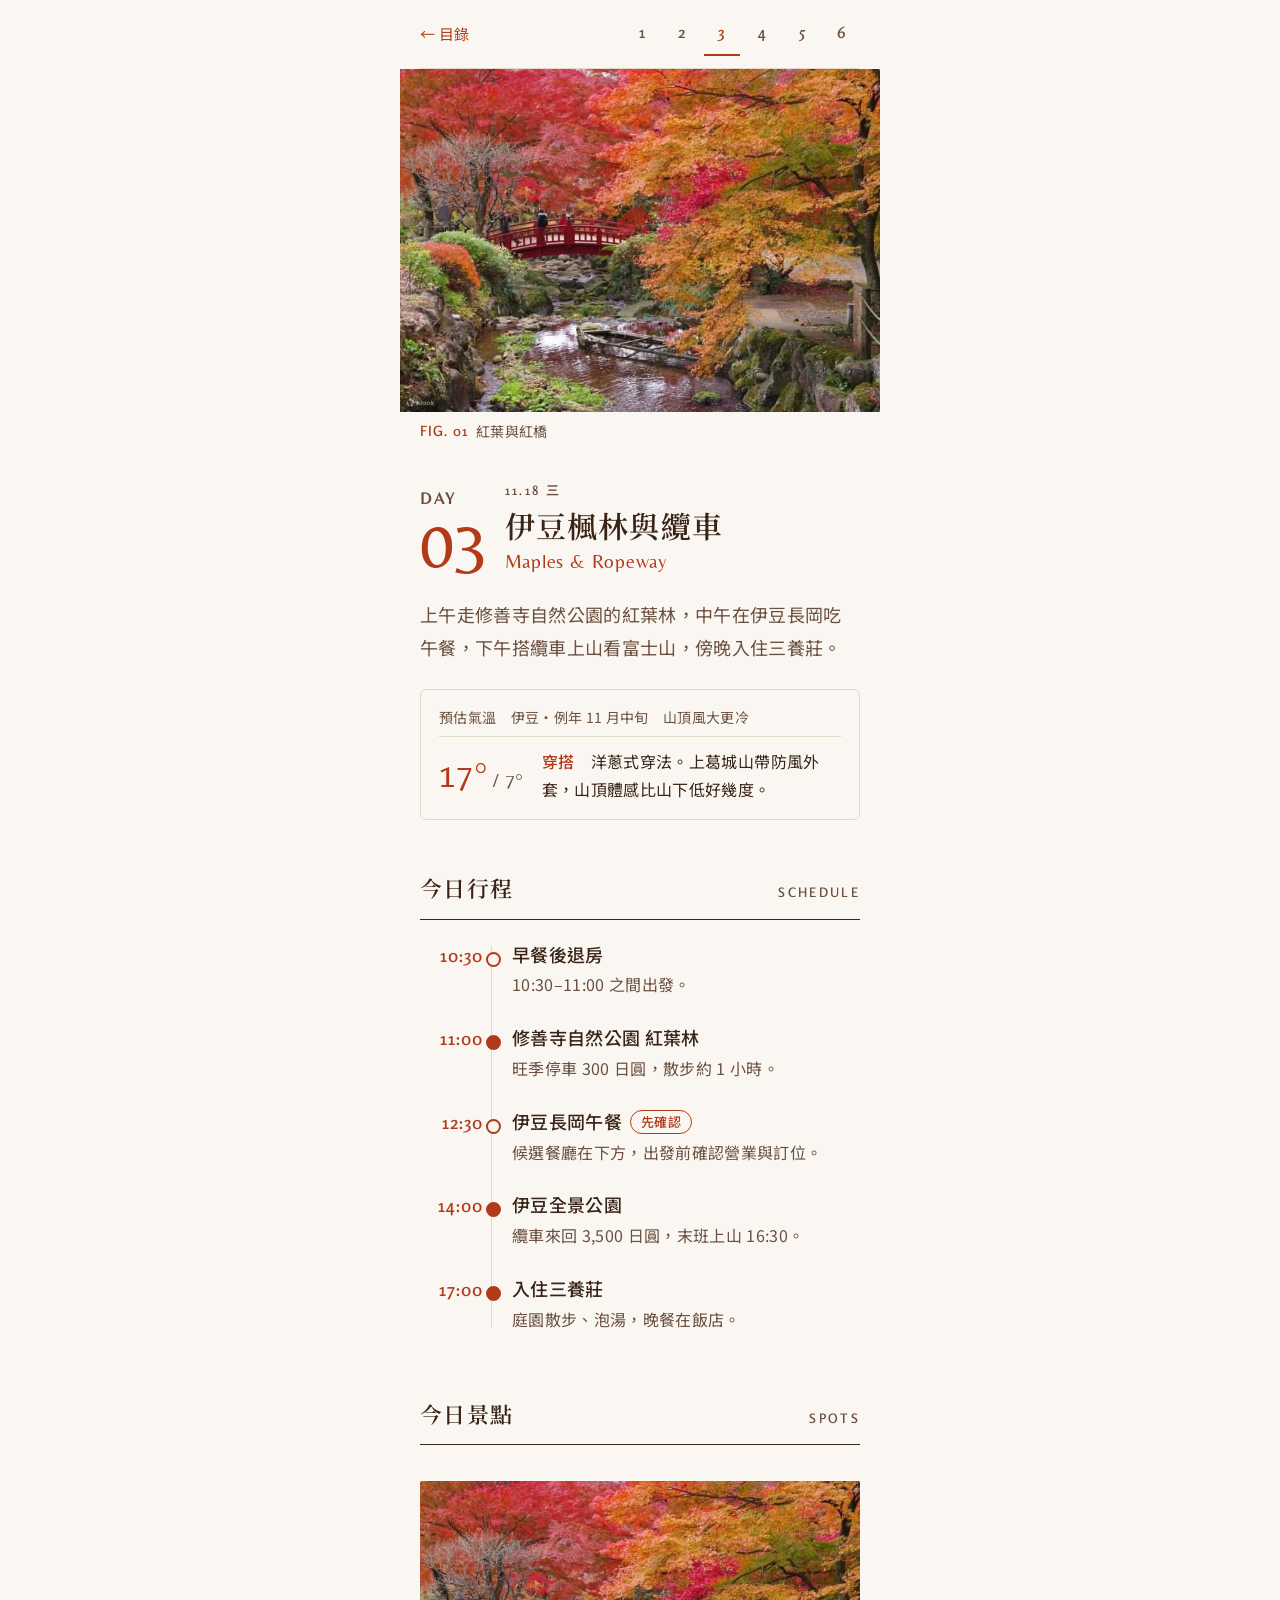
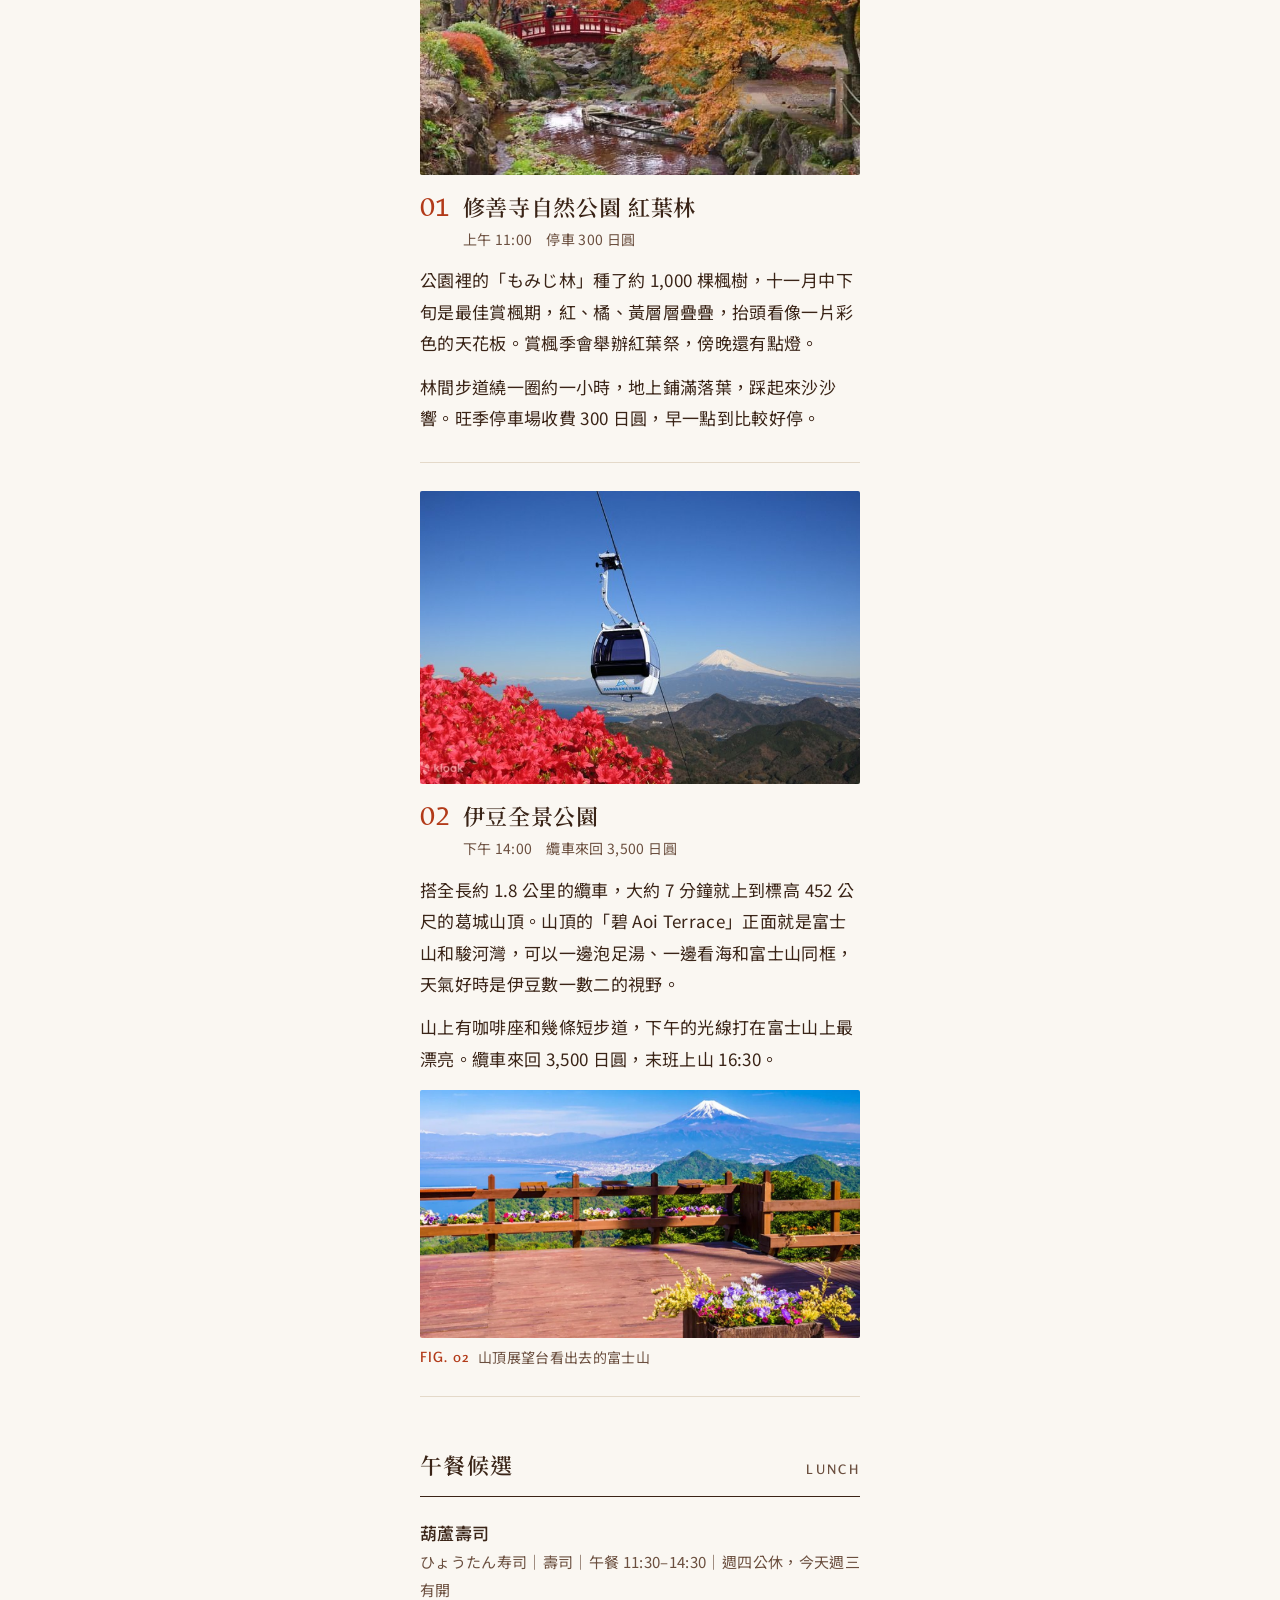
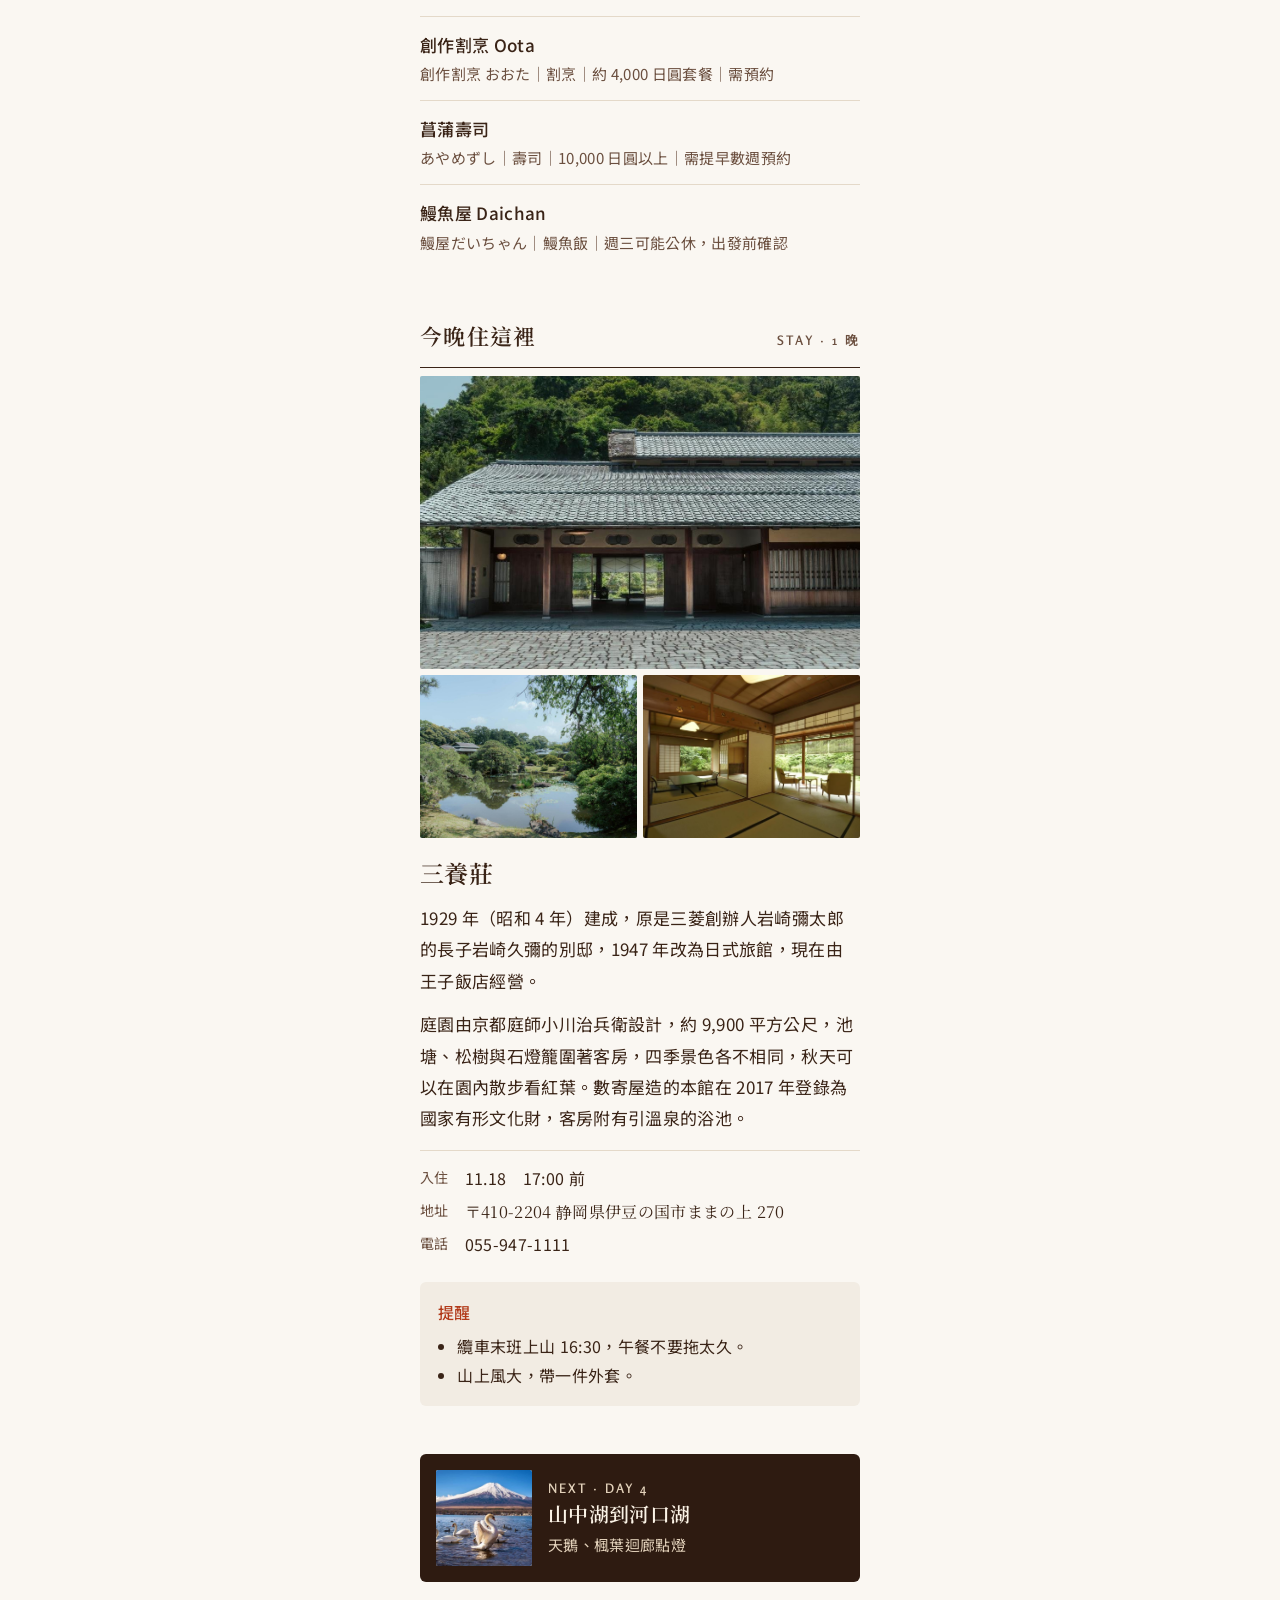
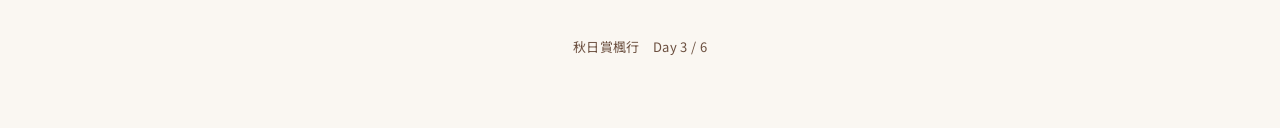
<file: day3.html>
<!doctype html>
<html lang="zh-Hant">
<head>
<meta charset="utf-8">
<meta name="viewport" content="width=device-width, initial-scale=1">
<title>Day 3 楓林與纜車｜秋日賞楓行</title>
<meta property="og:title" content="Day 3 楓林與纜車｜秋日賞楓行">
<meta property="og:description" content="東京・伊豆・河口湖｜2026.11.16–21 六日溫泉賞楓漫遊">
<meta property="og:image" content="https://irisspace.github.io/autumn-trip/9138c6395874d44f3762e16aa36c47fa.jpg">
<meta property="og:url" content="https://irisspace.github.io/autumn-trip/day3.html">
<link rel="apple-touch-icon" href="9138c6395874d44f3762e16aa36c47fa.jpg">
<link rel="preconnect" href="https://fonts.googleapis.com">
<link rel="preconnect" href="https://fonts.gstatic.com" crossorigin>
<link href="https://fonts.googleapis.com/css2?family=Belleza&amp;family=Noto+Serif+TC:wght@500;600&amp;family=Noto+Sans+TC:wght@400;500&amp;family=Rosario:wght@400;500;600&amp;display=swap" rel="stylesheet">
<style>
body{margin:0;background:#faf7f2}
</style>
<link rel="stylesheet" href="theme.css">
</head>
<body>
<div class="pg">
  <div class="wrap">
    <nav class="topbar" aria-label="頁面導覽">
      <a class="back" href="index.html">← 目錄</a>
      <div class="pager"><a href="day1.html">1</a><a href="day2.html">2</a><a class="on" href="day3.html" aria-current="page">3</a><a href="day4.html">4</a><a href="day5.html">5</a><a href="day6.html">6</a></div>
    </nav>
  </div>

  <figure class="full" style="margin: 0 auto;">
    <div class="ph" style="aspect-ratio: 7 / 5; border-radius: 0;"><img src="74e2725772f5f66ee99c747f7ae0c2e7.jpg" alt="紅橋橫跨溪流，兩岸滿是紅葉"></div>
  </figure>

  <main class="wrap">
    <p class="cap"><b>FIG. 01</b>紅葉與紅橋</p>

    <header class="dayhead">
      <div class="daynum"><small>DAY</small>03</div>
      <div>
        <p class="eyebrow">11.18 三</p>
        <h1 class="daytitle">伊豆楓林與纜車<span class="daysub">Maples &amp; Ropeway</span></h1>
      </div>
    </header>
    <p class="lead">上午走修善寺自然公園的紅葉林，中午在伊豆長岡吃午餐，下午搭纜車上山看富士山，傍晚入住三養莊。</p>
    <div class="wx" aria-label="預估氣溫與穿搭">
      <p class="wx-where">預估氣溫　伊豆・例年 11 月中旬　山頂風大更冷</p>
      <div class="wx-temp">17°<small> / 7°</small></div>
      <p class="wx-wear"><b>穿搭</b>　洋蔥式穿法。上葛城山帶防風外套，山頂體感比山下低好幾度。</p>
    </div>

    <div class="sect"><h3>今日行程</h3><span class="eyebrow">Schedule</span></div>
    <ol class="stops">
      <li class="stop"><span class="t">10:30</span><div><h4>早餐後退房</h4><p>10:30–11:00 之間出發。</p></div></li>
      <li class="stop key"><span class="t">11:00</span><div><h4><a class="map" href="https://www.google.com/maps/search/?api=1&amp;query=%E4%BF%AE%E5%96%84%E5%AF%BA%E8%87%AA%E7%84%B6%E5%85%AC%E5%9C%92%20%E3%82%82%E3%81%BF%E3%81%98%E6%9E%97">修善寺自然公園 紅葉林</a></h4><p>旺季停車 300 日圓，散步約 1 小時。</p></div></li>
      <li class="stop"><span class="t">12:30</span><div><h4>伊豆長岡午餐<span class="tag m">先確認</span></h4><p>候選餐廳在下方，出發前確認營業與訂位。</p></div></li>
      <li class="stop key"><span class="t">14:00</span><div><h4><a class="map" href="https://www.google.com/maps/search/?api=1&amp;query=%E4%BC%8A%E8%B1%86%E3%83%91%E3%83%8E%E3%83%A9%E3%83%9E%E3%83%91%E3%83%BC%E3%82%AF">伊豆全景公園</a></h4><p>纜車來回 3,500 日圓，末班上山 16:30。</p></div></li>
      <li class="stop key"><span class="t">17:00</span><div><h4>入住<a class="map" href="https://www.google.com/maps/search/?api=1&amp;query=%E4%B8%89%E9%A4%8A%E8%8D%98%20%E9%9D%99%E5%B2%A1%E7%9C%8C%E4%BC%8A%E8%B1%86%E3%81%AE%E5%9B%BD%E5%B8%82%E3%81%BE%E3%81%BE%E3%81%AE%E4%B8%8A270">三養莊</a></h4><p>庭園散步、泡湯，晚餐在飯店。</p></div></li>
    </ol>

    <div class="sect"><h3>今日景點</h3><span class="eyebrow">Spots</span></div>
    <article class="spot">
      <div class="ph" style="aspect-ratio: 3 / 2;"><img src="74e2725772f5f66ee99c747f7ae0c2e7.jpg" alt="溪流兩旁的楓樹" style="object-position: 80% 40%;"></div>
      <div class="spot-head">
        <span class="spot-no">01</span>
        <h4><a class="map" href="https://www.google.com/maps/search/?api=1&amp;query=%E4%BF%AE%E5%96%84%E5%AF%BA%E8%87%AA%E7%84%B6%E5%85%AC%E5%9C%92%20%E3%82%82%E3%81%BF%E3%81%98%E6%9E%97">修善寺自然公園 紅葉林</a></h4>
        <p class="meta"><span>上午 11:00</span><span>停車 300 日圓</span></p>
      </div>
      <p class="spot-body">公園裡的「もみじ林」種了約 1,000 棵楓樹，十一月中下旬是最佳賞楓期，紅、橘、黃層層疊疊，抬頭看像一片彩色的天花板。賞楓季會舉辦紅葉祭，傍晚還有點燈。</p>
      <p class="spot-body">林間步道繞一圈約一小時，地上鋪滿落葉，踩起來沙沙響。旺季停車場收費 300 日圓，早一點到比較好停。</p>
    </article>
    <article class="spot">
      <div class="ph" style="aspect-ratio: 3 / 2;"><img src="a84be0843e609bbbd5a11c35c0f25f13.jpg" alt="伊豆全景公園的纜車，背景是富士山與駿河灣"></div>
      <div class="spot-head">
        <span class="spot-no">02</span>
        <h4><a class="map" href="https://www.google.com/maps/search/?api=1&amp;query=%E4%BC%8A%E8%B1%86%E3%83%91%E3%83%8E%E3%83%A9%E3%83%9E%E3%83%91%E3%83%BC%E3%82%AF">伊豆全景公園</a></h4>
        <p class="meta"><span>下午 14:00</span><span>纜車來回 3,500 日圓</span></p>
      </div>
      <p class="spot-body">搭全長約 1.8 公里的纜車，大約 7 分鐘就上到標高 452 公尺的葛城山頂。山頂的「碧 Aoi Terrace」正面就是富士山和駿河灣，可以一邊泡足湯、一邊看海和富士山同框，天氣好時是伊豆數一數二的視野。</p>
      <p class="spot-body">山上有咖啡座和幾條短步道，下午的光線打在富士山上最漂亮。纜車來回 3,500 日圓，末班上山 16:30。</p>
      <div class="ph" style="aspect-ratio: 16 / 9; margin-top: 16px;"><img src="43e379cd7e5eb1e97ee7c247be9754b2.jpg" alt="山頂展望台，遠方是富士山與駿河灣"></div>
      <p class="cap"><b>FIG. 02</b>山頂展望台看出去的富士山</p>
    </article>

    <div class="sect"><h3>午餐候選</h3><span class="eyebrow">Lunch</span></div>
    <div style="display: flex; flex-direction: column;">
      <div style="padding-block: 12px; border-bottom: 1px solid #e4d9c9;"><div style="font-size: 17px; font-weight: 500;"><a class="map" href="https://www.google.com/maps/search/?api=1&amp;query=%E3%81%B2%E3%82%87%E3%81%86%E3%81%9F%E3%82%93%E5%AF%BF%E5%8F%B8%20%E4%BC%8A%E8%B1%86%E9%95%B7%E5%B2%A1%E6%9C%AC%E5%BA%97">葫蘆壽司</a></div><div style="font-size: 15px; color: #6b4f3f;">ひょうたん寿司｜壽司｜午餐 11:30–14:30｜週四公休，今天週三有開</div></div>
      <div style="padding-block: 12px; border-bottom: 1px solid #e4d9c9;"><div style="font-size: 17px; font-weight: 500;"><a class="map" href="https://www.google.com/maps/search/?api=1&amp;query=%E5%89%B5%E4%BD%9C%E5%89%B2%E7%83%B9%20%E3%81%8A%E3%81%8A%E3%81%9F%20%E4%BC%8A%E8%B1%86%E9%95%B7%E5%B2%A1">創作割烹 Oota</a></div><div style="font-size: 15px; color: #6b4f3f;">創作割烹 おおた｜割烹｜約 4,000 日圓套餐｜需預約</div></div>
      <div style="padding-block: 12px; border-bottom: 1px solid #e4d9c9;"><div style="font-size: 17px; font-weight: 500;"><a class="map" href="https://www.google.com/maps/search/?api=1&amp;query=%E3%81%82%E3%82%84%E3%82%81%E3%81%9A%E3%81%97%20%E4%BC%8A%E8%B1%86%E9%95%B7%E5%B2%A1">菖蒲壽司</a></div><div style="font-size: 15px; color: #6b4f3f;">あやめずし｜壽司｜10,000 日圓以上｜需提早數週預約</div></div>
      <div style="padding-block: 12px;"><div style="font-size: 17px; font-weight: 500;"><a class="map" href="https://www.google.com/maps/search/?api=1&amp;query=%E9%B0%BB%E5%B1%8B%E3%81%A0%E3%81%84%E3%81%A1%E3%82%83%E3%82%93%20%E4%BC%8A%E8%B1%86%E3%81%AE%E5%9B%BD%E5%B8%82">鰻魚屋 Daichan</a></div><div style="font-size: 15px; color: #6b4f3f;">鰻屋だいちゃん｜鰻魚飯｜週三可能公休，出發前確認</div></div>
    </div>

    <div class="sect"><h3>今晚住這裡</h3><span class="eyebrow">Stay · 1 晚</span></div>
    <div class="ph" style="aspect-ratio: 3 / 2;"><img src="190d4b3c01826a115fa42ab3cc63bb40.jpg" alt="三養莊的瓦頂玄關"></div>
    <div class="duo">
      <div class="ph"><img src="197cfa30919797b275a3198cbe3a8b4d.jpg" alt="三養莊的池泉庭園"></div>
      <div class="ph"><img src="f007e43ab7e8e8eab9a27ed10f28ae52.jpg" alt="三養莊面向庭園的和室"></div>
    </div>
    <h4 class="stayname"><a class="map" href="https://www.google.com/maps/search/?api=1&amp;query=%E4%B8%89%E9%A4%8A%E8%8D%98%20%E9%9D%99%E5%B2%A1%E7%9C%8C%E4%BC%8A%E8%B1%86%E3%81%AE%E5%9B%BD%E5%B8%82%E3%81%BE%E3%81%BE%E3%81%AE%E4%B8%8A270">三養莊</a></h4>
    <p class="spot-body">1929 年（昭和 4 年）建成，原是三菱創辦人岩崎彌太郎的長子岩崎久彌的別邸，1947 年改為日式旅館，現在由王子飯店經營。</p>
    <p class="spot-body">庭園由京都庭師小川治兵衛設計，約 9,900 平方公尺，池塘、松樹與石燈籠圍著客房，四季景色各不相同，秋天可以在園內散步看紅葉。數寄屋造的本館在 2017 年登錄為國家有形文化財，客房附有引溫泉的浴池。</p>
    <dl class="facts">
      <dt>入住</dt><dd>11.18　17:00 前</dd>
      <dt>地址</dt><dd class="jp">〒410-2204 静岡県伊豆の国市ままの上 270</dd>
      <dt>電話</dt><dd>055-947-1111</dd>
    </dl>

    <div class="note">
      <h5>提醒</h5>
      <ul><li>纜車末班上山 16:30，午餐不要拖太久。</li><li>山上風大，帶一件外套。</li></ul>
    </div>

    <a class="next" href="day4.html">
      <div class="ph"><img src="7ab8666bedaa6fbdaa944774a391f2ea.jpg" alt=""></div>
      <div><small>NEXT · DAY 4</small><strong>山中湖到河口湖</strong><span>天鵝、楓葉迴廊點燈</span></div>
    </a>

    <p class="foot">秋日賞楓行　Day 3 / 6</p>
  </main>
</div>
</body>
</html>
</file>
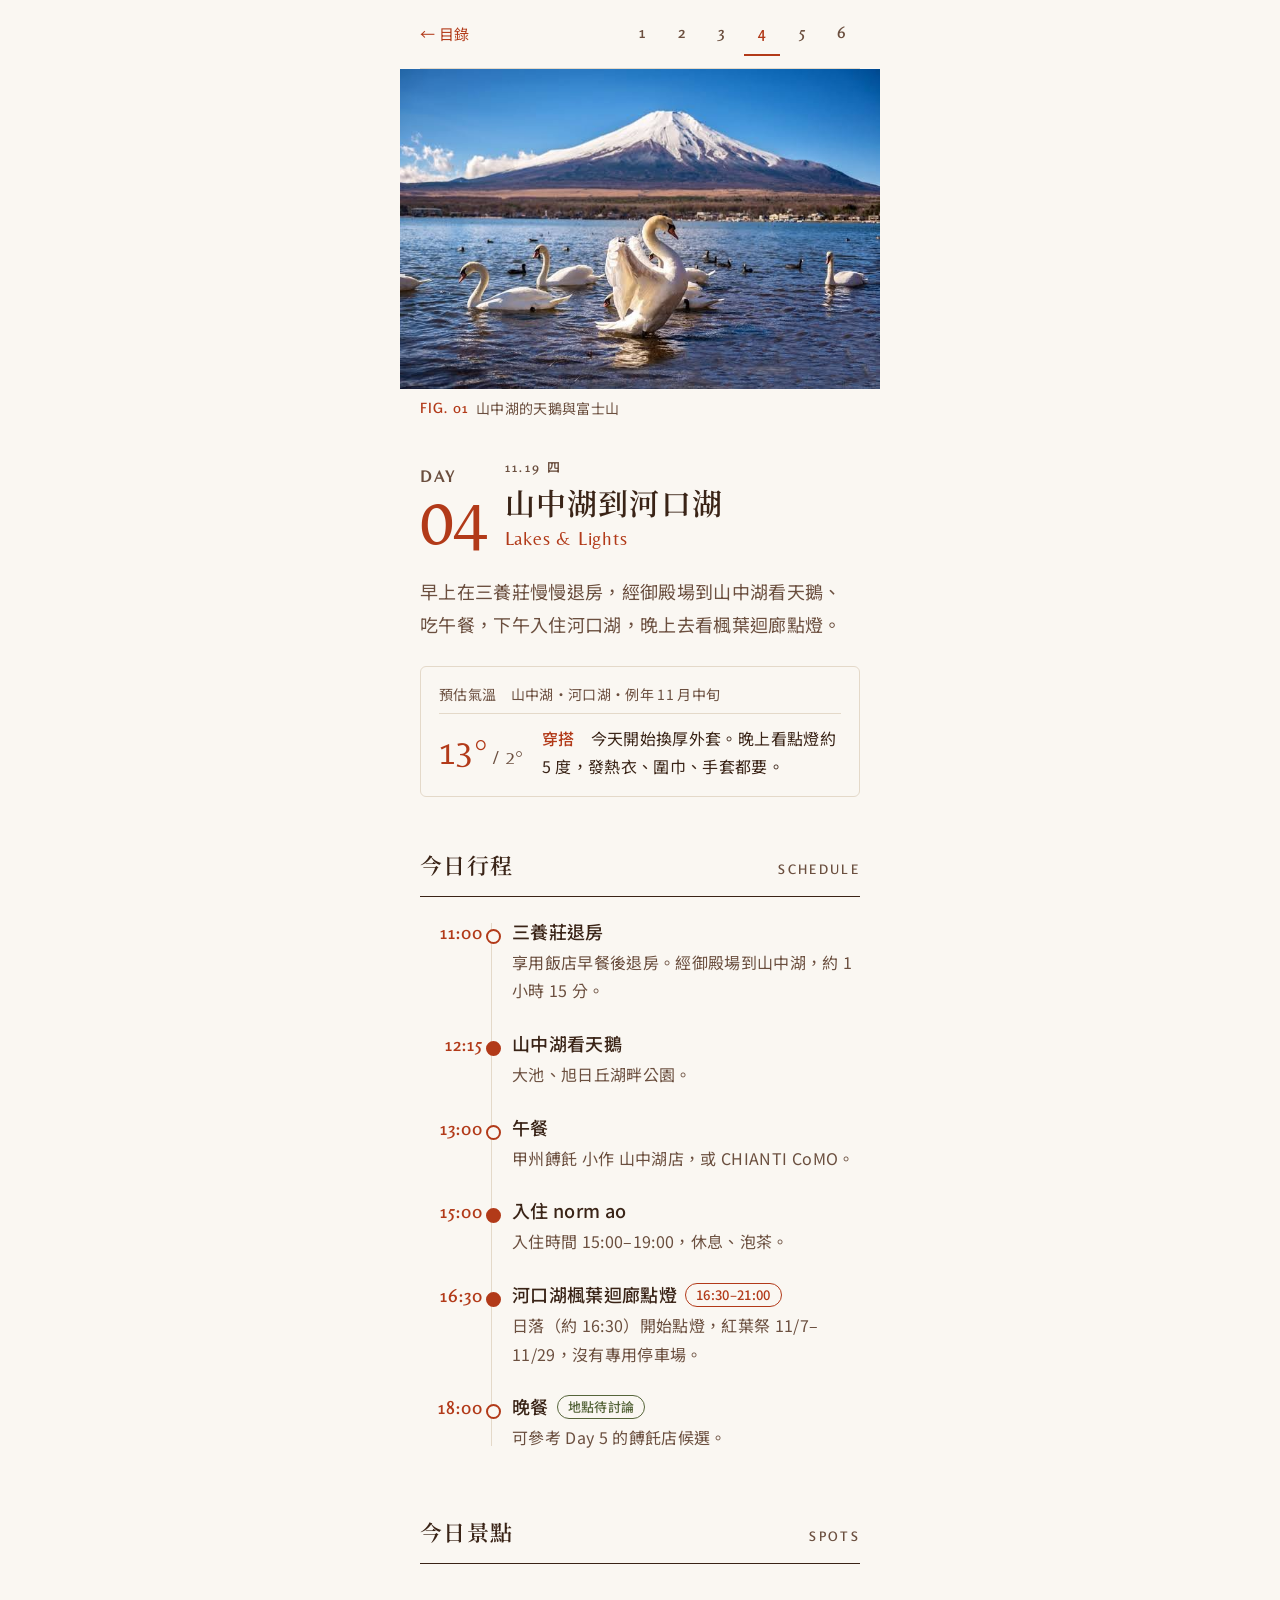
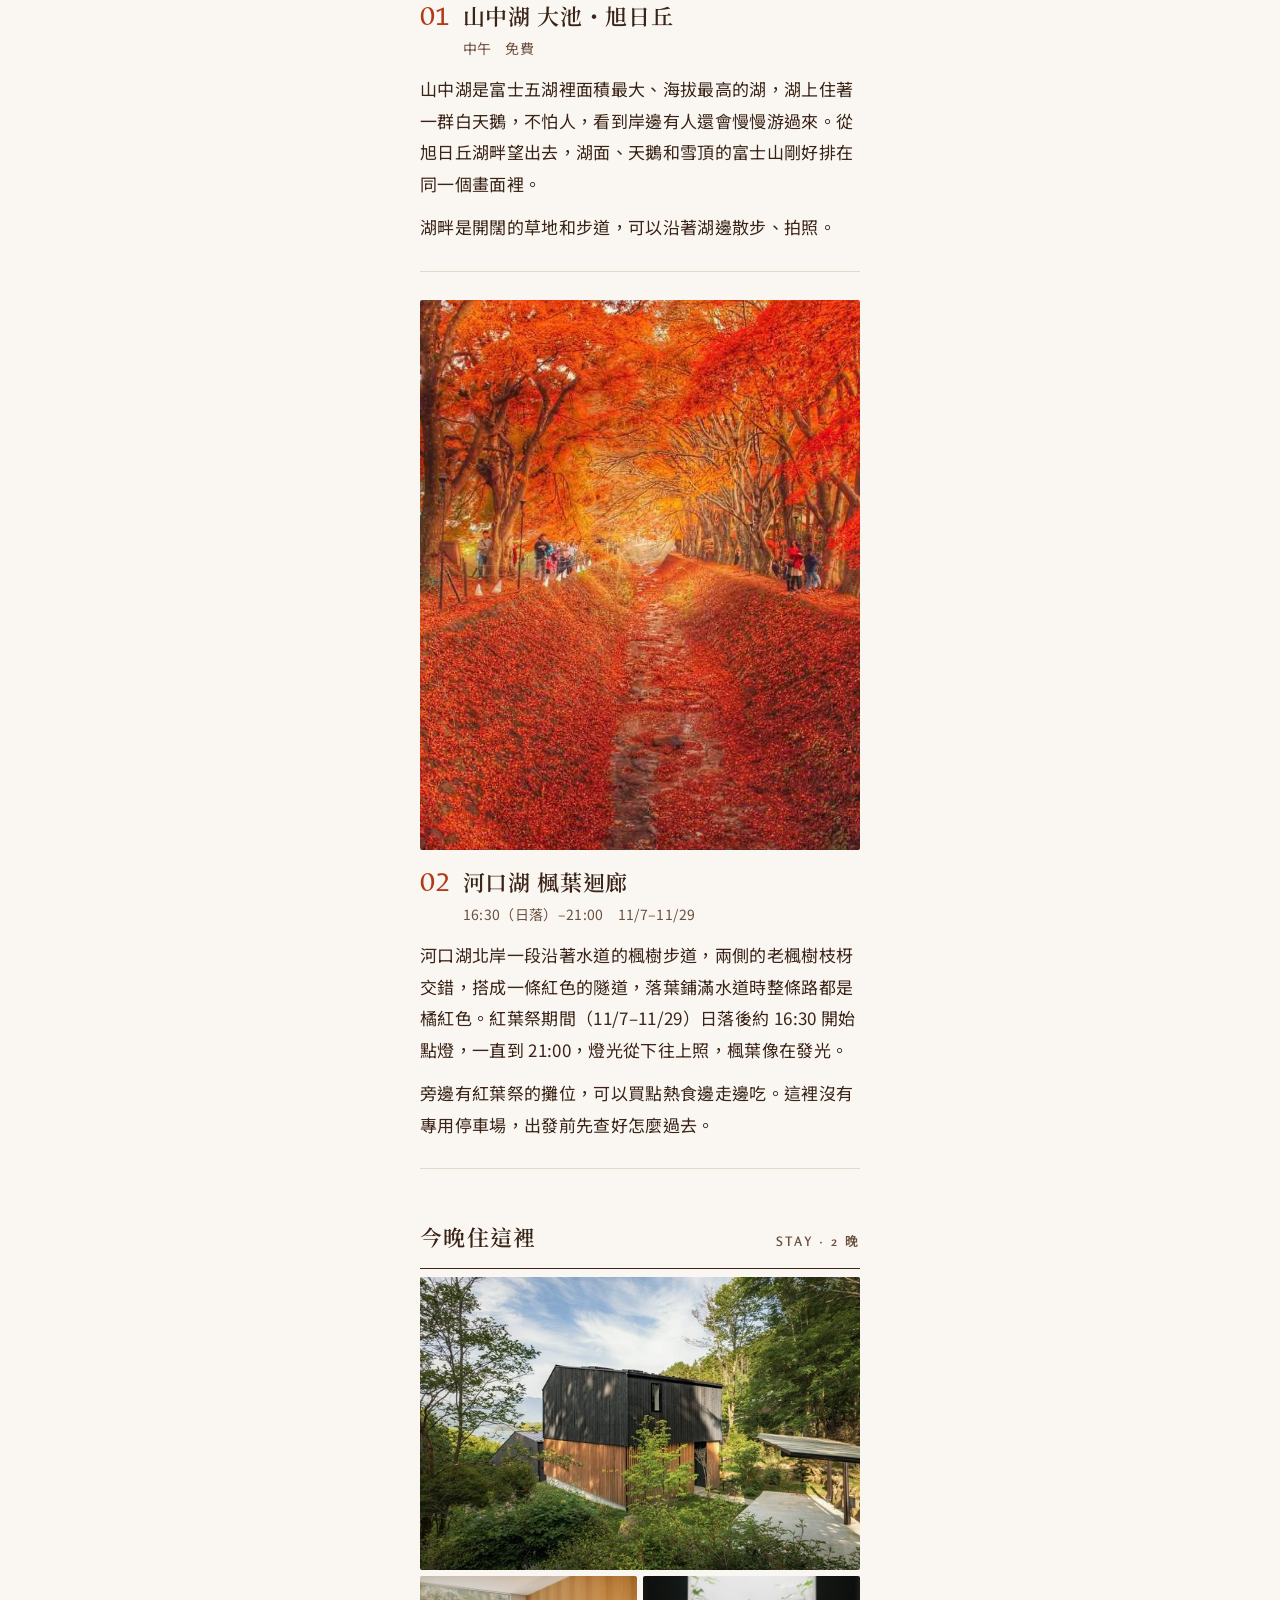
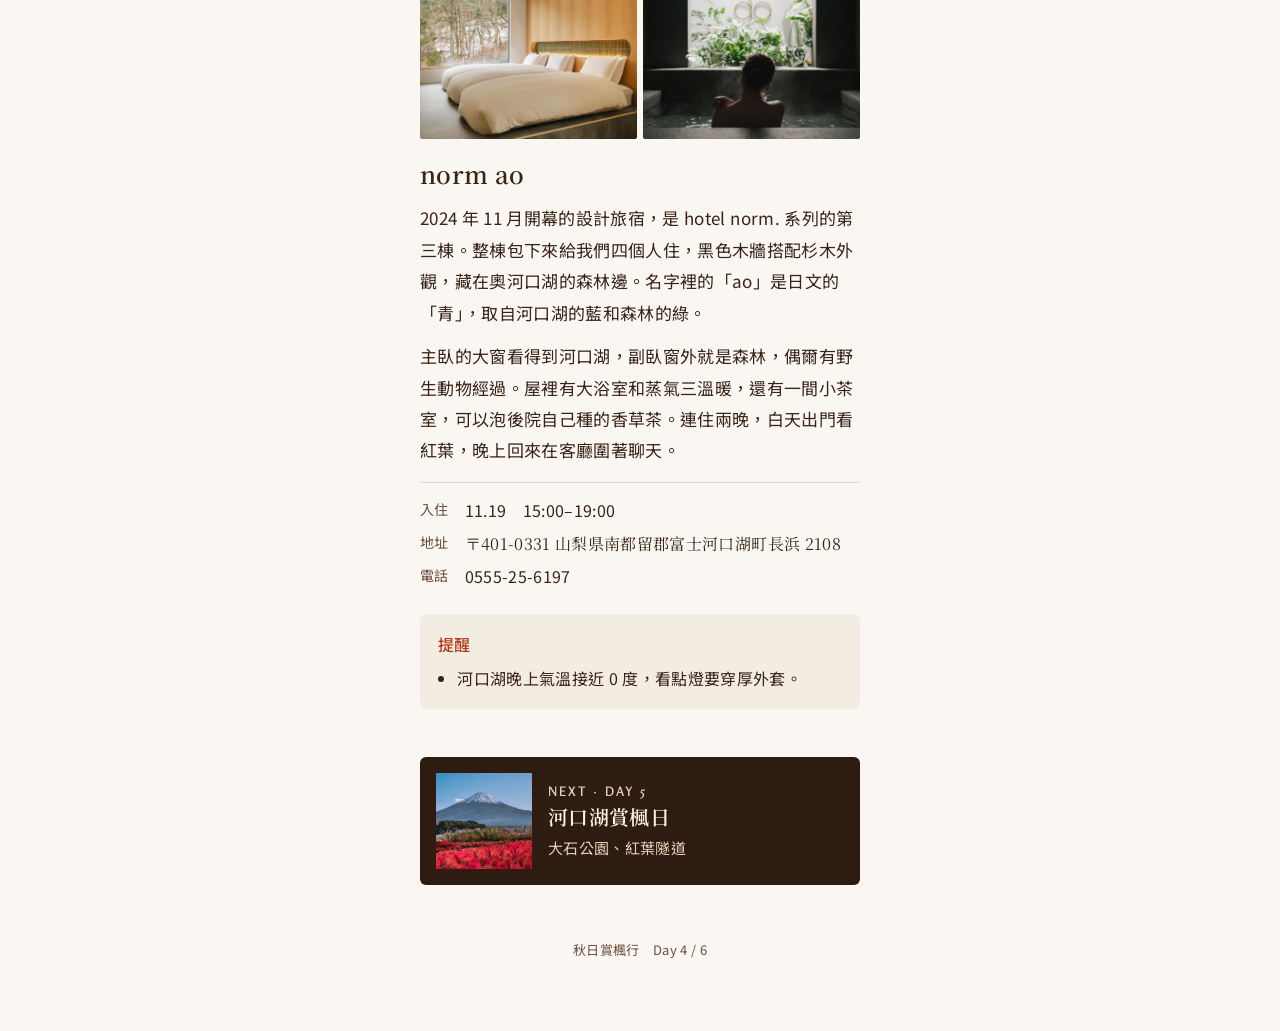
<file: day4.html>
<!doctype html>
<html lang="zh-Hant">
<head>
<meta charset="utf-8">
<meta name="viewport" content="width=device-width, initial-scale=1">
<title>Day 4 山中湖到河口湖｜秋日賞楓行</title>
<meta property="og:title" content="Day 4 山中湖到河口湖｜秋日賞楓行">
<meta property="og:description" content="東京・伊豆・河口湖｜2026.11.16–21 六日溫泉賞楓漫遊">
<meta property="og:image" content="https://irisspace.github.io/autumn-trip/9138c6395874d44f3762e16aa36c47fa.jpg">
<meta property="og:url" content="https://irisspace.github.io/autumn-trip/day4.html">
<link rel="apple-touch-icon" href="9138c6395874d44f3762e16aa36c47fa.jpg">
<link rel="preconnect" href="https://fonts.googleapis.com">
<link rel="preconnect" href="https://fonts.gstatic.com" crossorigin>
<link href="https://fonts.googleapis.com/css2?family=Belleza&amp;family=Noto+Serif+TC:wght@500;600&amp;family=Noto+Sans+TC:wght@400;500&amp;family=Rosario:wght@400;500;600&amp;display=swap" rel="stylesheet">
<style>
body{margin:0;background:#faf7f2}
</style>
<link rel="stylesheet" href="theme.css">
</head>
<body>
<div class="pg">
  <div class="wrap">
    <nav class="topbar" aria-label="頁面導覽">
      <a class="back" href="index.html">← 目錄</a>
      <div class="pager"><a href="day1.html">1</a><a href="day2.html">2</a><a href="day3.html">3</a><a class="on" href="day4.html" aria-current="page">4</a><a href="day5.html">5</a><a href="day6.html">6</a></div>
    </nav>
  </div>

  <figure class="full" style="margin: 0 auto;">
    <div class="ph" style="aspect-ratio: 3 / 2; border-radius: 0;"><img src="7ab8666bedaa6fbdaa944774a391f2ea.jpg" alt="山中湖的天鵝，背後是雪頂的富士山"></div>
  </figure>

  <main class="wrap">
    <p class="cap"><b>FIG. 01</b>山中湖的天鵝與富士山</p>

    <header class="dayhead">
      <div class="daynum"><small>DAY</small>04</div>
      <div>
        <p class="eyebrow">11.19 四</p>
        <h1 class="daytitle">山中湖到河口湖<span class="daysub">Lakes &amp; Lights</span></h1>
      </div>
    </header>
    <p class="lead">早上在三養莊慢慢退房，經御殿場到山中湖看天鵝、吃午餐，下午入住河口湖，晚上去看楓葉迴廊點燈。</p>
    <div class="wx" aria-label="預估氣溫與穿搭">
      <p class="wx-where">預估氣溫　山中湖・河口湖・例年 11 月中旬</p>
      <div class="wx-temp">13°<small> / 2°</small></div>
      <p class="wx-wear"><b>穿搭</b>　今天開始換厚外套。晚上看點燈約 5 度，發熱衣、圍巾、手套都要。</p>
    </div>

    <div class="sect"><h3>今日行程</h3><span class="eyebrow">Schedule</span></div>
    <ol class="stops">
      <li class="stop"><span class="t">11:00</span><div><h4>三養莊退房</h4><p>享用飯店早餐後退房。經御殿場到山中湖，約 1 小時 15 分。</p></div></li>
      <li class="stop key"><span class="t">12:15</span><div><h4><a class="map" href="https://www.google.com/maps/search/?api=1&amp;query=%E5%B1%B1%E4%B8%AD%E6%B9%96%20%E6%97%AD%E6%97%A5%E4%B8%98%E6%B9%96%E7%95%94%E7%B7%91%E5%9C%B0%E5%85%AC%E5%9C%92">山中湖看天鵝</a></h4><p>大池、旭日丘湖畔公園。</p></div></li>
      <li class="stop"><span class="t">13:00</span><div><h4>午餐</h4><p><a class="map" href="https://www.google.com/maps/search/?api=1&amp;query=%E7%94%B2%E5%B7%9E%E3%81%BB%E3%81%86%E3%81%A8%E3%81%86%20%E5%B0%8F%E4%BD%9C%20%E5%B1%B1%E4%B8%AD%E6%B9%96%E5%BA%97">甲州餺飥 小作 山中湖店</a>，或 <a class="map" href="https://www.google.com/maps/search/?api=1&amp;query=CHIANTI%20CoMO%20%E5%B1%B1%E4%B8%AD%E6%B9%96">CHIANTI CoMO</a>。</p></div></li>
      <li class="stop key"><span class="t">15:00</span><div><h4>入住 <a class="map" href="https://www.google.com/maps/search/?api=1&amp;query=norm%20ao%20%E5%B1%B1%E6%A2%A8%E7%9C%8C%E5%8D%97%E9%83%BD%E7%95%99%E9%83%A1%E5%AF%8C%E5%A3%AB%E6%B2%B3%E5%8F%A3%E6%B9%96%E7%94%BA%E9%95%B7%E6%B5%9C2108">norm ao</a></h4><p>入住時間 15:00–19:00，休息、泡茶。</p></div></li>
      <li class="stop key"><span class="t">16:30</span><div><h4><a class="map" href="https://www.google.com/maps/search/?api=1&amp;query=%E6%B2%B3%E5%8F%A3%E6%B9%96%20%E3%82%82%E3%81%BF%E3%81%98%E5%9B%9E%E5%BB%8A">河口湖楓葉迴廊</a>點燈<span class="tag m">16:30–21:00</span></h4><p>日落（約 16:30）開始點燈，紅葉祭 11/7–11/29，沒有專用停車場。</p></div></li>
      <li class="stop"><span class="t">18:00</span><div><h4>晚餐<span class="tag">地點待討論</span></h4><p>可參考 Day 5 的餺飥店候選。</p></div></li>
    </ol>

    <div class="sect"><h3>今日景點</h3><span class="eyebrow">Spots</span></div>
    <article class="spot">
      <div class="spot-head" style="margin-top: 0;">
        <span class="spot-no">01</span>
        <h4><a class="map" href="https://www.google.com/maps/search/?api=1&amp;query=%E5%B1%B1%E4%B8%AD%E6%B9%96%20%E6%97%AD%E6%97%A5%E4%B8%98%E6%B9%96%E7%95%94%E7%B7%91%E5%9C%B0%E5%85%AC%E5%9C%92">山中湖 大池・旭日丘</a></h4>
        <p class="meta"><span>中午</span><span>免費</span></p>
      </div>
      <p class="spot-body">山中湖是富士五湖裡面積最大、海拔最高的湖，湖上住著一群白天鵝，不怕人，看到岸邊有人還會慢慢游過來。從旭日丘湖畔望出去，湖面、天鵝和雪頂的富士山剛好排在同一個畫面裡。</p>
      <p class="spot-body">湖畔是開闊的草地和步道，可以沿著湖邊散步、拍照。</p>
    </article>
    <article class="spot">
      <div class="ph" style="aspect-ratio: 4 / 5;"><img src="bc0a367a301bed5b919dba3113993456.jpg" alt="河口湖楓葉迴廊，水道兩旁的紅葉"></div>
      <div class="spot-head">
        <span class="spot-no">02</span>
        <h4><a class="map" href="https://www.google.com/maps/search/?api=1&amp;query=%E6%B2%B3%E5%8F%A3%E6%B9%96%20%E3%82%82%E3%81%BF%E3%81%98%E5%9B%9E%E5%BB%8A">河口湖 楓葉迴廊</a></h4>
        <p class="meta"><span>16:30（日落）–21:00</span><span>11/7–11/29</span></p>
      </div>
      <p class="spot-body">河口湖北岸一段沿著水道的楓樹步道，兩側的老楓樹枝枒交錯，搭成一條紅色的隧道，落葉鋪滿水道時整條路都是橘紅色。紅葉祭期間（11/7–11/29）日落後約 16:30 開始點燈，一直到 21:00，燈光從下往上照，楓葉像在發光。</p>
      <p class="spot-body">旁邊有紅葉祭的攤位，可以買點熱食邊走邊吃。這裡沒有專用停車場，出發前先查好怎麼過去。</p>
    </article>

    <div class="sect"><h3>今晚住這裡</h3><span class="eyebrow">Stay · 2 晚</span></div>
    <div class="ph" style="aspect-ratio: 3 / 2;"><img src="2d8205db933b08d67a605c7c7a6cfdca.jpg" alt="norm ao 外觀，森林裡的黑色木屋"></div>
    <div class="duo">
      <div class="ph"><img src="72da408633c5b721f9c53f728cf78eeb.jpg" alt="norm ao 臥室，大窗外是樹林"></div>
      <div class="ph"><img src="106efd9eaeabcb95539f2c07457d03bd.jpg" alt="norm ao 的湯屋"></div>
    </div>
    <h4 class="stayname"><a class="map" href="https://www.google.com/maps/search/?api=1&amp;query=norm%20ao%20%E5%B1%B1%E6%A2%A8%E7%9C%8C%E5%8D%97%E9%83%BD%E7%95%99%E9%83%A1%E5%AF%8C%E5%A3%AB%E6%B2%B3%E5%8F%A3%E6%B9%96%E7%94%BA%E9%95%B7%E6%B5%9C2108">norm ao</a></h4>
    <p class="spot-body">2024 年 11 月開幕的設計旅宿，是 hotel norm. 系列的第三棟。整棟包下來給我們四個人住，黑色木牆搭配杉木外觀，藏在奧河口湖的森林邊。名字裡的「ao」是日文的「青」，取自河口湖的藍和森林的綠。</p>
    <p class="spot-body">主臥的大窗看得到河口湖，副臥窗外就是森林，偶爾有野生動物經過。屋裡有大浴室和蒸氣三溫暖，還有一間小茶室，可以泡後院自己種的香草茶。連住兩晚，白天出門看紅葉，晚上回來在客廳圍著聊天。</p>
    <dl class="facts">
      <dt>入住</dt><dd>11.19　15:00–19:00</dd>
      <dt>地址</dt><dd class="jp">〒401-0331 山梨県南都留郡富士河口湖町長浜 2108</dd>
      <dt>電話</dt><dd>0555-25-6197</dd>
    </dl>

    <div class="note">
      <h5>提醒</h5>
      <ul><li>河口湖晚上氣溫接近 0 度，看點燈要穿厚外套。</li></ul>
    </div>

    <a class="next" href="day5.html">
      <div class="ph"><img src="0a54639972713d51c0d47d38d4d061d8.jpg" alt=""></div>
      <div><small>NEXT · DAY 5</small><strong>河口湖賞楓日</strong><span>大石公園、紅葉隧道</span></div>
    </a>

    <p class="foot">秋日賞楓行　Day 4 / 6</p>
  </main>
</div>
</body>
</html>
</file>
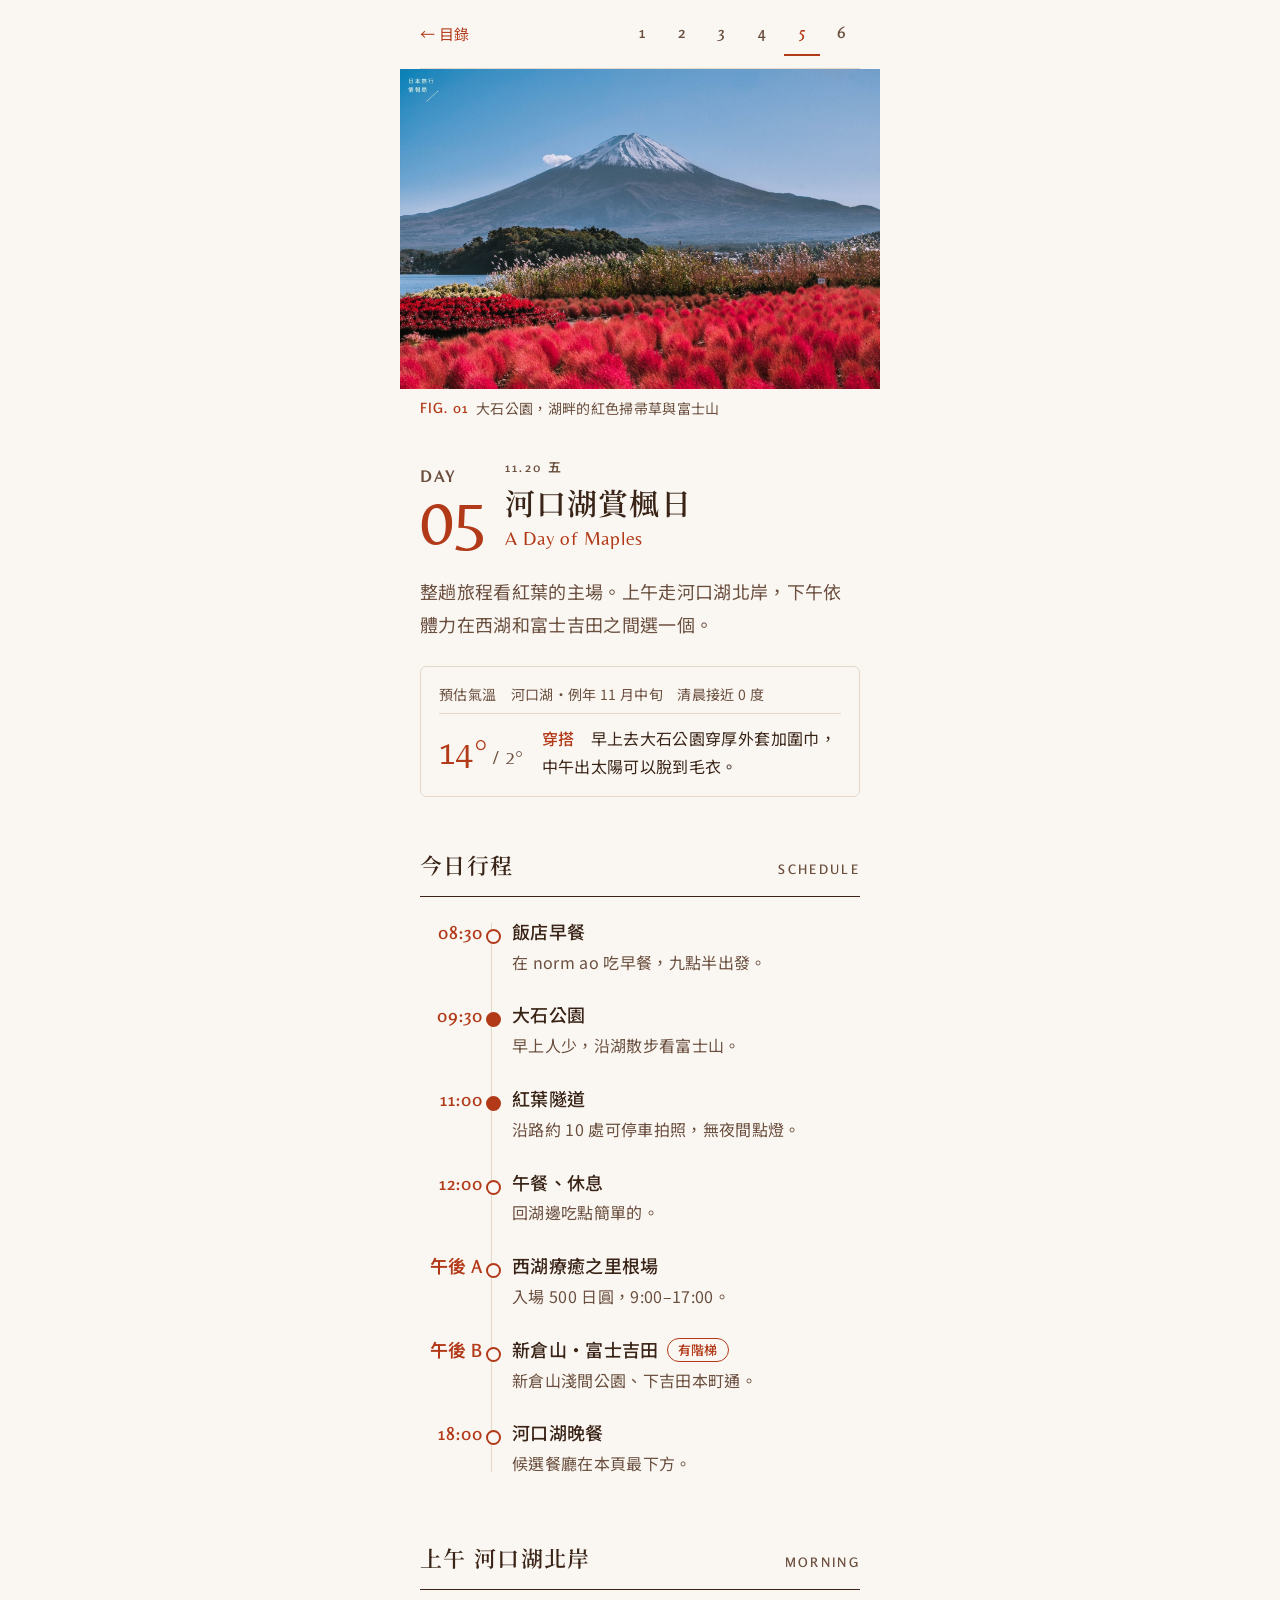
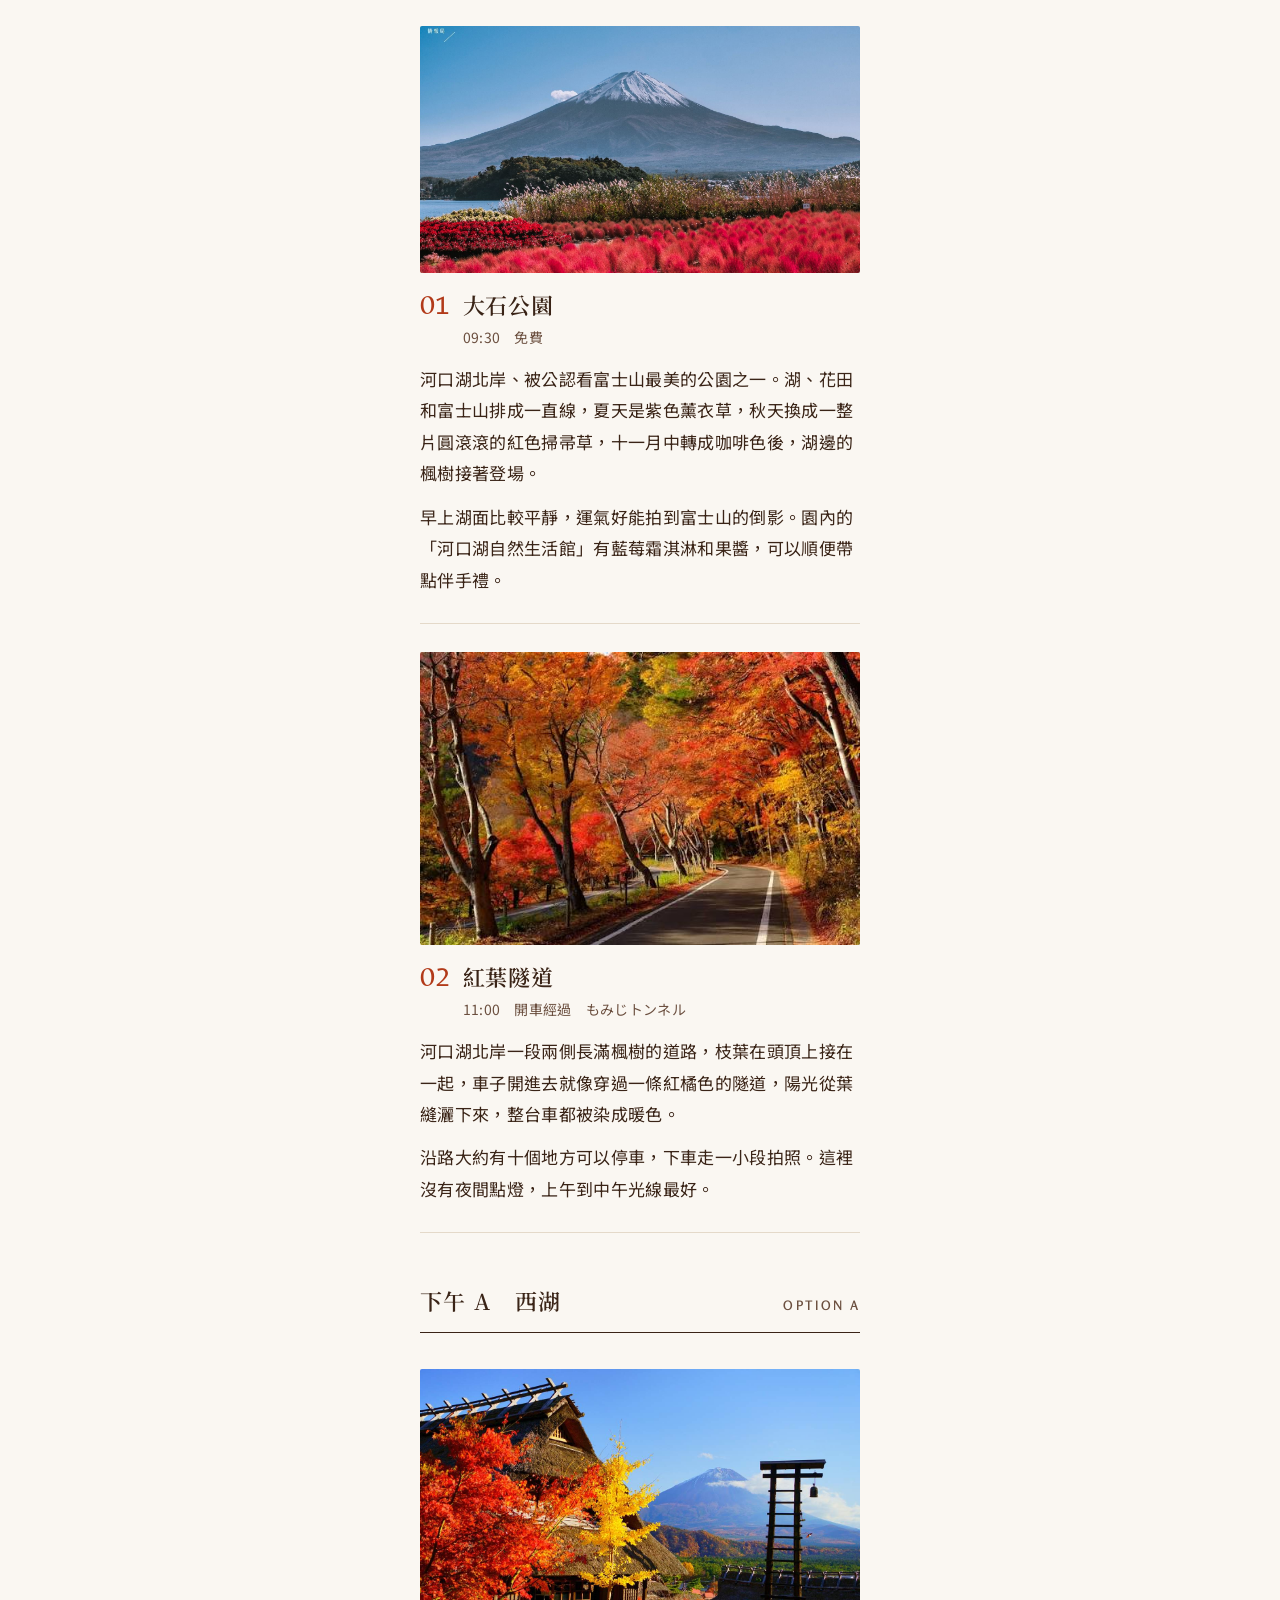
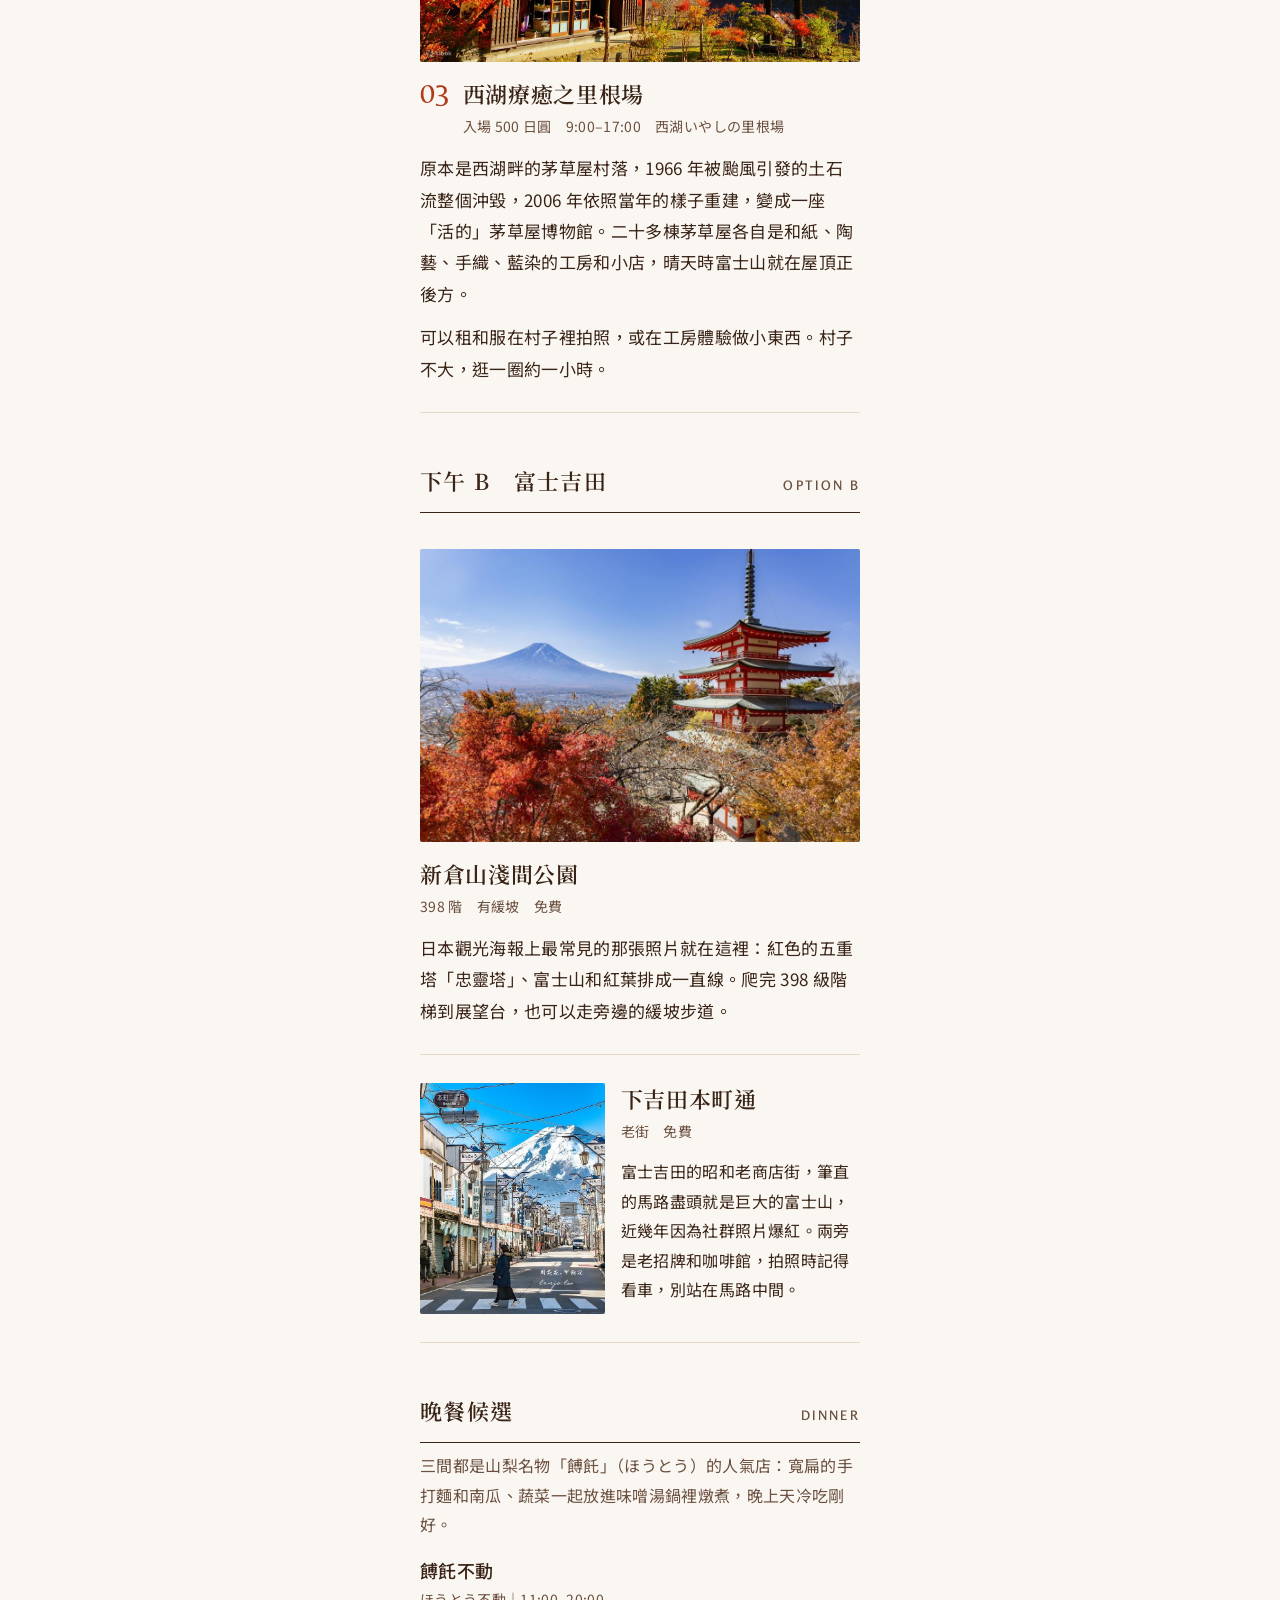
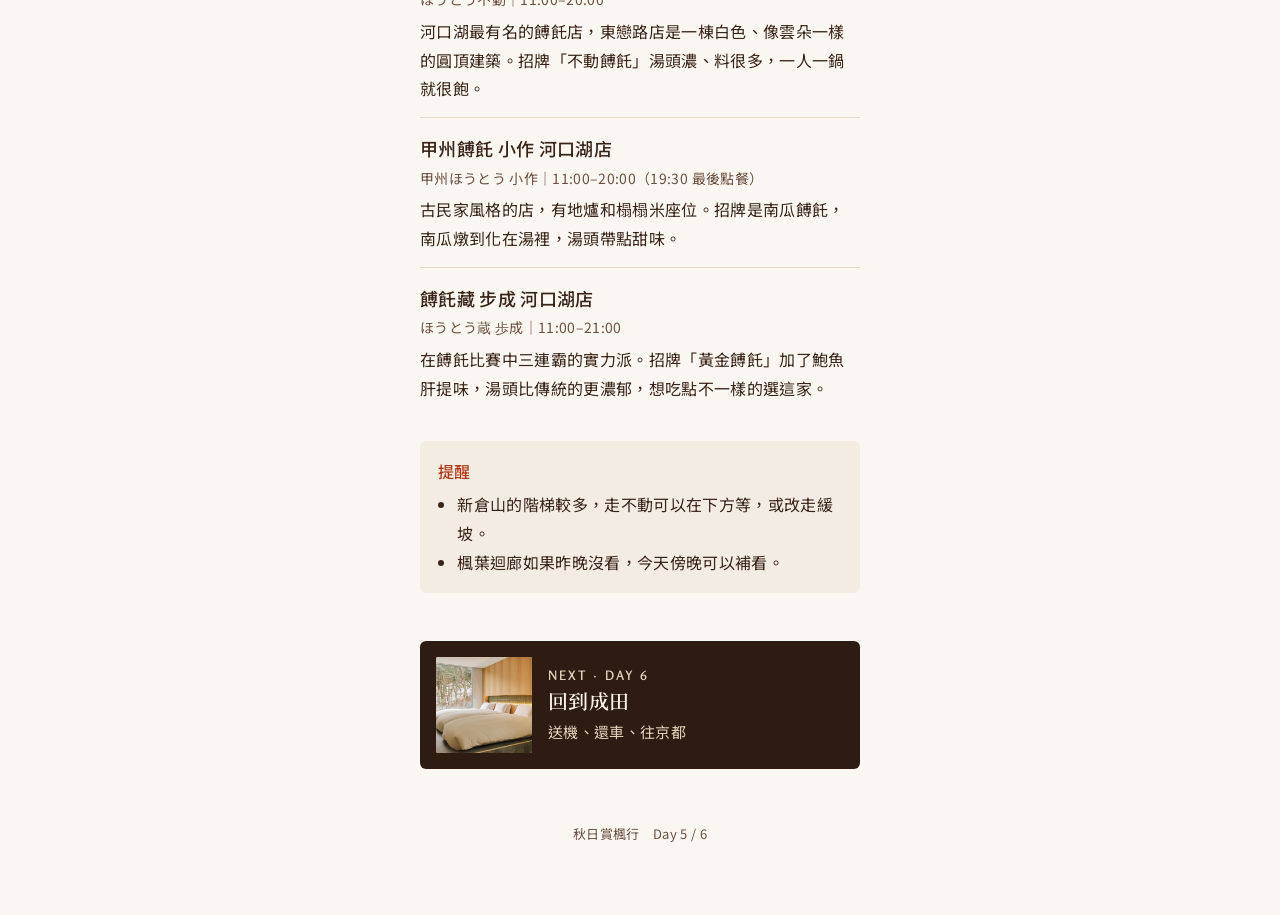
<file: day5.html>
<!doctype html>
<html lang="zh-Hant">
<head>
<meta charset="utf-8">
<meta name="viewport" content="width=device-width, initial-scale=1">
<title>Day 5 河口湖賞楓日｜秋日賞楓行</title>
<meta property="og:title" content="Day 5 河口湖賞楓日｜秋日賞楓行">
<meta property="og:description" content="東京・伊豆・河口湖｜2026.11.16–21 六日溫泉賞楓漫遊">
<meta property="og:image" content="https://irisspace.github.io/autumn-trip/9138c6395874d44f3762e16aa36c47fa.jpg">
<meta property="og:url" content="https://irisspace.github.io/autumn-trip/day5.html">
<link rel="apple-touch-icon" href="9138c6395874d44f3762e16aa36c47fa.jpg">
<link rel="preconnect" href="https://fonts.googleapis.com">
<link rel="preconnect" href="https://fonts.gstatic.com" crossorigin>
<link href="https://fonts.googleapis.com/css2?family=Belleza&amp;family=Noto+Serif+TC:wght@500;600&amp;family=Noto+Sans+TC:wght@400;500&amp;family=Rosario:wght@400;500;600&amp;display=swap" rel="stylesheet">
<style>
body{margin:0;background:#faf7f2}
</style>
<link rel="stylesheet" href="theme.css">
</head>
<body>
<div class="pg">
  <div class="wrap">
    <nav class="topbar" aria-label="頁面導覽">
      <a class="back" href="index.html">← 目錄</a>
      <div class="pager"><a href="day1.html">1</a><a href="day2.html">2</a><a href="day3.html">3</a><a href="day4.html">4</a><a class="on" href="day5.html" aria-current="page">5</a><a href="day6.html">6</a></div>
    </nav>
  </div>

  <figure class="full" style="margin: 0 auto;">
    <div class="ph" style="aspect-ratio: 3 / 2; border-radius: 0;"><img src="0a54639972713d51c0d47d38d4d061d8.jpg" alt="大石公園的紅色掃帚草，背後是富士山" style="object-position: 50% 50%;"></div>
  </figure>

  <main class="wrap">
    <p class="cap"><b>FIG. 01</b>大石公園，湖畔的紅色掃帚草與富士山</p>

    <header class="dayhead">
      <div class="daynum"><small>DAY</small>05</div>
      <div>
        <p class="eyebrow">11.20 五</p>
        <h1 class="daytitle">河口湖賞楓日<span class="daysub">A Day of Maples</span></h1>
      </div>
    </header>
    <p class="lead">整趟旅程看紅葉的主場。上午走河口湖北岸，下午依體力在西湖和富士吉田之間選一個。</p>
    <div class="wx" aria-label="預估氣溫與穿搭">
      <p class="wx-where">預估氣溫　河口湖・例年 11 月中旬　清晨接近 0 度</p>
      <div class="wx-temp">14°<small> / 2°</small></div>
      <p class="wx-wear"><b>穿搭</b>　早上去大石公園穿厚外套加圍巾，中午出太陽可以脫到毛衣。</p>
    </div>

    <div class="sect"><h3>今日行程</h3><span class="eyebrow">Schedule</span></div>
    <ol class="stops">
      <li class="stop"><span class="t">08:30</span><div><h4>飯店早餐</h4><p>在 norm ao 吃早餐，九點半出發。</p></div></li>
      <li class="stop key"><span class="t">09:30</span><div><h4><a class="map" href="https://www.google.com/maps/search/?api=1&amp;query=%E5%A4%A7%E7%9F%B3%E5%85%AC%E5%9C%92%20%E5%AF%8C%E5%A3%AB%E6%B2%B3%E5%8F%A3%E6%B9%96%E7%94%BA">大石公園</a></h4><p>早上人少，沿湖散步看富士山。</p></div></li>
      <li class="stop key"><span class="t">11:00</span><div><h4><a class="map" href="https://www.google.com/maps/search/?api=1&amp;query=%E3%82%82%E3%81%BF%E3%81%98%E3%83%88%E3%83%B3%E3%83%8D%E3%83%AB%20%E6%B2%B3%E5%8F%A3%E6%B9%96">紅葉隧道</a></h4><p>沿路約 10 處可停車拍照，無夜間點燈。</p></div></li>
      <li class="stop"><span class="t">12:00</span><div><h4>午餐、休息</h4><p>回湖邊吃點簡單的。</p></div></li>
      <li class="stop"><span class="t">午後 A</span><div><h4><a class="map" href="https://www.google.com/maps/search/?api=1&amp;query=%E8%A5%BF%E6%B9%96%E3%81%84%E3%82%84%E3%81%97%E3%81%AE%E9%87%8C%E6%A0%B9%E5%A0%B4">西湖療癒之里根場</a></h4><p>入場 500 日圓，9:00–17:00。</p></div></li>
      <li class="stop"><span class="t">午後 B</span><div><h4>新倉山・富士吉田<span class="tag m">有階梯</span></h4><p>新倉山淺間公園、下吉田本町通。</p></div></li>
      <li class="stop"><span class="t">18:00</span><div><h4>河口湖晚餐</h4><p>候選餐廳在本頁最下方。</p></div></li>
    </ol>

    <div class="sect"><h3>上午 河口湖北岸</h3><span class="eyebrow">Morning</span></div>
    <article class="spot">
      <div class="ph" style="aspect-ratio: 16 / 9;"><img src="0a54639972713d51c0d47d38d4d061d8.jpg" alt="大石公園湖畔與富士山" style="object-position: 50% 30%;"></div>
      <div class="spot-head">
        <span class="spot-no">01</span>
        <h4><a class="map" href="https://www.google.com/maps/search/?api=1&amp;query=%E5%A4%A7%E7%9F%B3%E5%85%AC%E5%9C%92%20%E5%AF%8C%E5%A3%AB%E6%B2%B3%E5%8F%A3%E6%B9%96%E7%94%BA">大石公園</a></h4>
        <p class="meta"><span>09:30</span><span>免費</span></p>
      </div>
      <p class="spot-body">河口湖北岸、被公認看富士山最美的公園之一。湖、花田和富士山排成一直線，夏天是紫色薰衣草，秋天換成一整片圓滾滾的紅色掃帚草，十一月中轉成咖啡色後，湖邊的楓樹接著登場。</p>
      <p class="spot-body">早上湖面比較平靜，運氣好能拍到富士山的倒影。園內的「河口湖自然生活館」有藍莓霜淇淋和果醬，可以順便帶點伴手禮。</p>
    </article>
    <article class="spot">
      <div class="ph" style="aspect-ratio: 3 / 2;"><img src="aa1dad48650d594fe5b86df128163048.jpg" alt="河口湖紅葉隧道，道路兩旁的楓樹"></div>
      <div class="spot-head">
        <span class="spot-no">02</span>
        <h4><a class="map" href="https://www.google.com/maps/search/?api=1&amp;query=%E3%82%82%E3%81%BF%E3%81%98%E3%83%88%E3%83%B3%E3%83%8D%E3%83%AB%20%E6%B2%B3%E5%8F%A3%E6%B9%96">紅葉隧道</a></h4>
        <p class="meta"><span>11:00</span><span>開車經過</span><span>もみじトンネル</span></p>
      </div>
      <p class="spot-body">河口湖北岸一段兩側長滿楓樹的道路，枝葉在頭頂上接在一起，車子開進去就像穿過一條紅橘色的隧道，陽光從葉縫灑下來，整台車都被染成暖色。</p>
      <p class="spot-body">沿路大約有十個地方可以停車，下車走一小段拍照。這裡沒有夜間點燈，上午到中午光線最好。</p>
    </article>

    <div class="sect"><h3>下午 A　西湖</h3><span class="eyebrow">Option A</span></div>
    <article class="spot">
      <div class="ph" style="aspect-ratio: 3 / 2;"><img src="d629dc41d70b195d3c2f93cd6de43cd6.jpg" alt="西湖いやしの里根場的茅葺屋聚落"></div>
      <div class="spot-head">
        <span class="spot-no">03</span>
        <h4><a class="map" href="https://www.google.com/maps/search/?api=1&amp;query=%E8%A5%BF%E6%B9%96%E3%81%84%E3%82%84%E3%81%97%E3%81%AE%E9%87%8C%E6%A0%B9%E5%A0%B4">西湖療癒之里根場</a></h4>
        <p class="meta"><span>入場 500 日圓</span><span>9:00–17:00</span><span>西湖いやしの里根場</span></p>
      </div>
      <p class="spot-body">原本是西湖畔的茅草屋村落，1966 年被颱風引發的土石流整個沖毀，2006 年依照當年的樣子重建，變成一座「活的」茅草屋博物館。二十多棟茅草屋各自是和紙、陶藝、手織、藍染的工房和小店，晴天時富士山就在屋頂正後方。</p>
      <p class="spot-body">可以租和服在村子裡拍照，或在工房體驗做小東西。村子不大，逛一圈約一小時。</p>
    </article>

    <div class="sect"><h3>下午 B　富士吉田</h3><span class="eyebrow">Option B</span></div>
    <article class="spot">
      <div class="ph" style="aspect-ratio: 3 / 2;"><img src="5921d1db2d80b7c8298cbcd3a942f30c.jpg" alt="新倉山的五重塔忠靈塔、紅葉與富士山"></div>
      <div class="spot-head" style="grid-template-columns: minmax(0, 1fr);">
        <h4><a class="map" href="https://www.google.com/maps/search/?api=1&amp;query=%E6%96%B0%E5%80%89%E5%B1%B1%E6%B5%85%E9%96%93%E5%85%AC%E5%9C%92">新倉山淺間公園</a></h4>
        <p class="meta" style="grid-column: 1;"><span>398 階</span><span>有緩坡</span><span>免費</span></p>
      </div>
      <p class="spot-body">日本觀光海報上最常見的那張照片就在這裡：紅色的五重塔「忠靈塔」、富士山和紅葉排成一直線。爬完 398 級階梯到展望台，也可以走旁邊的緩坡步道。</p>
    </article>
    <article class="spot side">
      <div class="ph" style="aspect-ratio: 4 / 5;"><img src="56ed85a303d0bfd5541eb90aba341c1a.jpg" alt="下吉田本町通，街道盡頭是富士山" style="object-position: 62% 50%;"></div>
      <div>
        <div class="spot-head"><h4><a class="map" href="https://www.google.com/maps/search/?api=1&amp;query=%E6%9C%AC%E7%94%BA%E9%80%9A%E3%82%8A%20%E5%AF%8C%E5%A3%AB%E5%90%89%E7%94%B0%E5%B8%82%20%E4%B8%8B%E5%90%89%E7%94%B0">下吉田本町通</a></h4><p class="meta"><span>老街</span><span>免費</span></p></div>
        <p class="spot-body" style="font-size: 16px;">富士吉田的昭和老商店街，筆直的馬路盡頭就是巨大的富士山，近幾年因為社群照片爆紅。兩旁是老招牌和咖啡館，拍照時記得看車，別站在馬路中間。</p>
      </div>
    </article>

    <div class="sect"><h3>晚餐候選</h3><span class="eyebrow">Dinner</span></div>
    <p class="spot-body" style="font-size: 16px; color: #6b4f3f; margin-top: 8px;">三間都是山梨名物「餺飥」（ほうとう）的人氣店：寬扁的手打麵和南瓜、蔬菜一起放進味噌湯鍋裡燉煮，晚上天冷吃剛好。</p>
    <div style="display: flex; flex-direction: column;">
      <div style="padding-block: 14px; border-bottom: 1px solid #e4d9c9;"><div style="font-size: 18px; font-weight: 500;"><a class="map" href="https://www.google.com/maps/search/?api=1&amp;query=%E3%81%BB%E3%81%86%E3%81%A8%E3%81%86%E4%B8%8D%E5%8B%95%20%E6%9D%B1%E6%81%8B%E8%B7%AF%E5%BA%97">餺飥不動</a></div><div style="font-size: 14px; color: #6b4f3f;">ほうとう不動｜11:00–20:00</div><div style="font-size: 16px; line-height: 1.8; margin-top: 4px;">河口湖最有名的餺飥店，東戀路店是一棟白色、像雲朵一樣的圓頂建築。招牌「不動餺飥」湯頭濃、料很多，一人一鍋就很飽。</div></div>
      <div style="padding-block: 14px; border-bottom: 1px solid #e4d9c9;"><div style="font-size: 18px; font-weight: 500;"><a class="map" href="https://www.google.com/maps/search/?api=1&amp;query=%E7%94%B2%E5%B7%9E%E3%81%BB%E3%81%86%E3%81%A8%E3%81%86%20%E5%B0%8F%E4%BD%9C%20%E6%B2%B3%E5%8F%A3%E6%B9%96%E5%BA%97">甲州餺飥 小作 河口湖店</a></div><div style="font-size: 14px; color: #6b4f3f;">甲州ほうとう 小作｜11:00–20:00（19:30 最後點餐）</div><div style="font-size: 16px; line-height: 1.8; margin-top: 4px;">古民家風格的店，有地爐和榻榻米座位。招牌是南瓜餺飥，南瓜燉到化在湯裡，湯頭帶點甜味。</div></div>
      <div style="padding-block: 14px;"><div style="font-size: 18px; font-weight: 500;"><a class="map" href="https://www.google.com/maps/search/?api=1&amp;query=%E3%81%BB%E3%81%86%E3%81%A8%E3%81%86%E8%94%B5%20%E6%AD%A9%E6%88%90%20%E6%B2%B3%E5%8F%A3%E6%B9%96%E5%BA%97">餺飥藏 步成 河口湖店</a></div><div style="font-size: 14px; color: #6b4f3f;">ほうとう蔵 歩成｜11:00–21:00</div><div style="font-size: 16px; line-height: 1.8; margin-top: 4px;">在餺飥比賽中三連霸的實力派。招牌「黃金餺飥」加了鮑魚肝提味，湯頭比傳統的更濃郁，想吃點不一樣的選這家。</div></div>
    </div>

    <div class="note">
      <h5>提醒</h5>
      <ul><li>新倉山的階梯較多，走不動可以在下方等，或改走緩坡。</li><li>楓葉迴廊如果昨晚沒看，今天傍晚可以補看。</li></ul>
    </div>

    <a class="next" href="day6.html">
      <div class="ph"><img src="72da408633c5b721f9c53f728cf78eeb.jpg" alt=""></div>
      <div><small>NEXT · DAY 6</small><strong>回到成田</strong><span>送機、還車、往京都</span></div>
    </a>

    <p class="foot">秋日賞楓行　Day 5 / 6</p>
  </main>
</div>
</body>
</html>
</file>
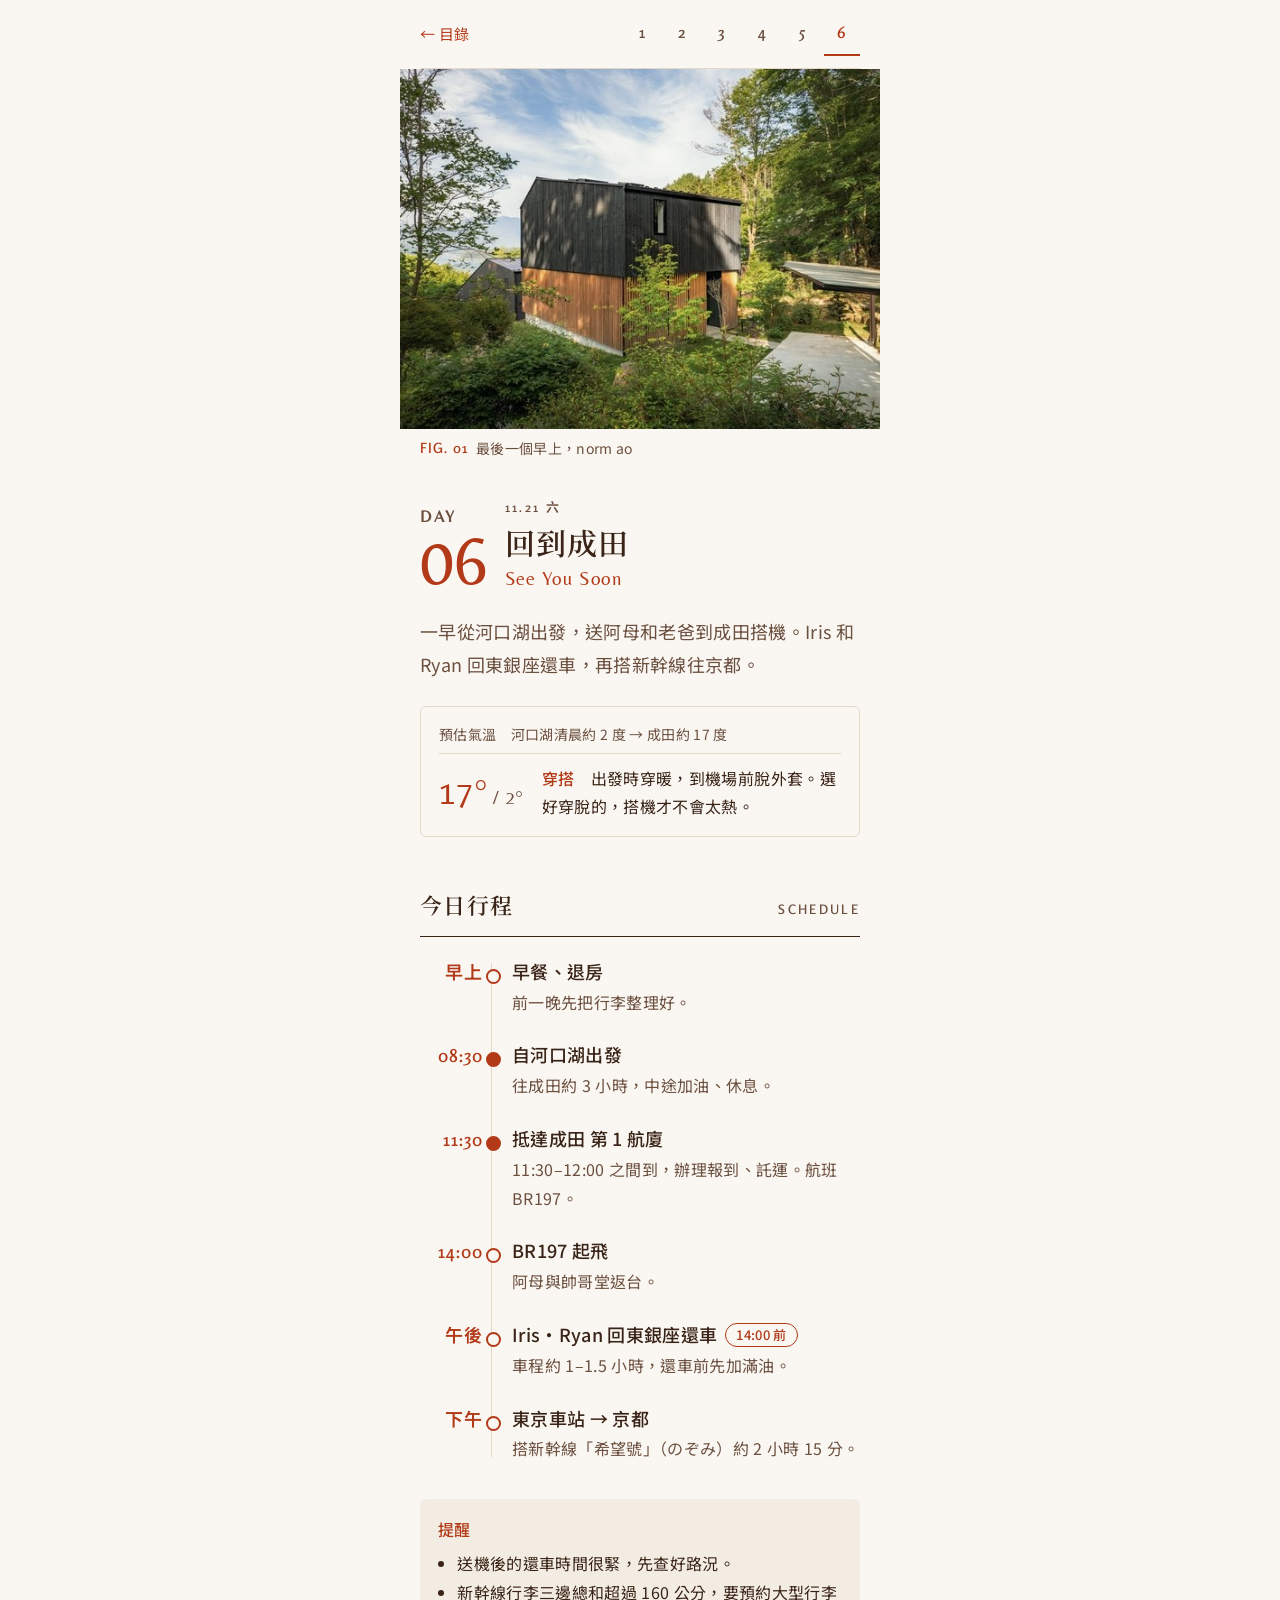
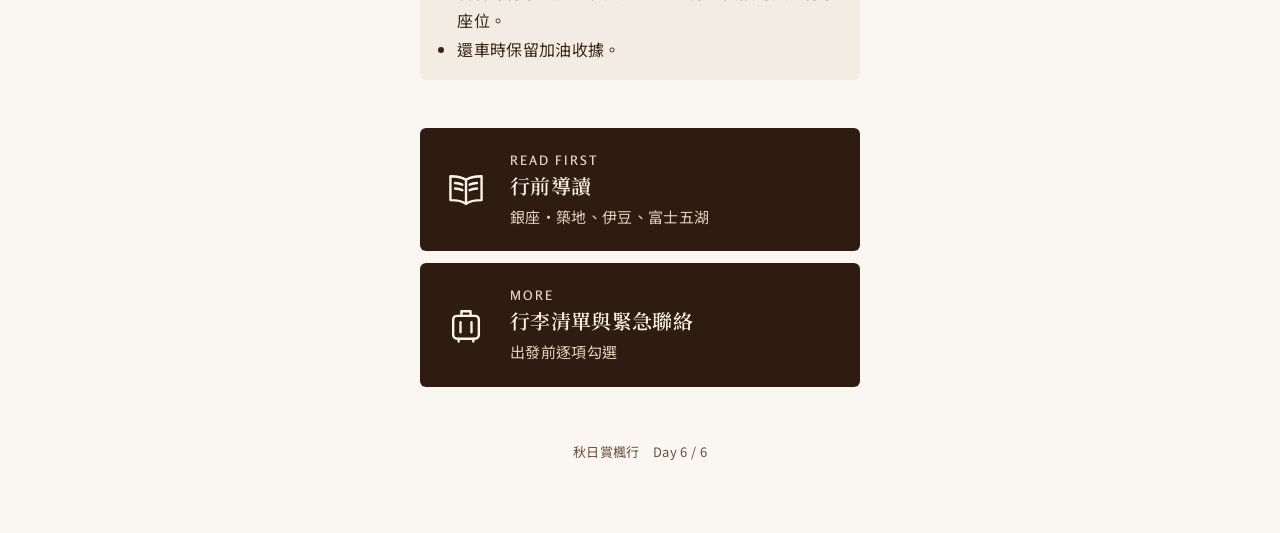
<file: day6.html>
<!doctype html>
<html lang="zh-Hant">
<head>
<meta charset="utf-8">
<meta name="viewport" content="width=device-width, initial-scale=1">
<title>Day 6 回到成田｜秋日賞楓行</title>
<meta property="og:title" content="Day 6 回到成田｜秋日賞楓行">
<meta property="og:description" content="東京・伊豆・河口湖｜2026.11.16–21 六日溫泉賞楓漫遊">
<meta property="og:image" content="https://irisspace.github.io/autumn-trip/9138c6395874d44f3762e16aa36c47fa.jpg">
<meta property="og:url" content="https://irisspace.github.io/autumn-trip/day6.html">
<link rel="apple-touch-icon" href="9138c6395874d44f3762e16aa36c47fa.jpg">
<link rel="preconnect" href="https://fonts.googleapis.com">
<link rel="preconnect" href="https://fonts.gstatic.com" crossorigin>
<link href="https://fonts.googleapis.com/css2?family=Belleza&amp;family=Noto+Serif+TC:wght@500;600&amp;family=Noto+Sans+TC:wght@400;500&amp;family=Rosario:wght@400;500;600&amp;display=swap" rel="stylesheet">
<style>
body{margin:0;background:#faf7f2}
</style>
<link rel="stylesheet" href="theme.css">
</head>
<body>
<div class="pg">
  <div class="wrap">
    <nav class="topbar" aria-label="頁面導覽">
      <a class="back" href="index.html">← 目錄</a>
      <div class="pager"><a href="day1.html">1</a><a href="day2.html">2</a><a href="day3.html">3</a><a href="day4.html">4</a><a href="day5.html">5</a><a class="on" href="day6.html" aria-current="page">6</a></div>
    </nav>
  </div>

  <figure class="full" style="margin: 0 auto;">
    <div class="ph" style="aspect-ratio: 4 / 3; border-radius: 0;"><img src="2d8205db933b08d67a605c7c7a6cfdca.jpg" alt="norm ao 外觀，森林裡的黑色木屋" style="object-position: 50% 50%;"></div>
  </figure>

  <main class="wrap">
    <p class="cap"><b>FIG. 01</b>最後一個早上，norm ao&nbsp;</p>

    <header class="dayhead">
      <div class="daynum"><small>DAY</small>06</div>
      <div>
        <p class="eyebrow">11.21 六</p>
        <h1 class="daytitle">回到成田<span class="daysub">See You Soon</span></h1>
      </div>
    </header>
    <p class="lead">一早從河口湖出發，送阿母和老爸到成田搭機。Iris 和 Ryan 回東銀座還車，再搭新幹線往京都。</p>
    <div class="wx" aria-label="預估氣溫與穿搭">
      <p class="wx-where">預估氣溫　河口湖清晨約 2 度 → 成田約 17 度</p>
      <div class="wx-temp">17°<small> / 2°</small></div>
      <p class="wx-wear"><b>穿搭</b>　出發時穿暖，到機場前脫外套。選好穿脫的，搭機才不會太熱。</p>
    </div>

    <div class="sect"><h3>今日行程</h3><span class="eyebrow">Schedule</span></div>
    <ol class="stops">
      <li class="stop"><span class="t">早上</span><div><h4>早餐、退房</h4><p>前一晚先把行李整理好。</p></div></li>
      <li class="stop key"><span class="t">08:30</span><div><h4>自河口湖出發</h4><p>往成田約 3 小時，中途加油、休息。</p></div></li>
      <li class="stop key"><span class="t">11:30</span><div><h4><a class="map" href="https://www.google.com/maps/search/?api=1&amp;query=%E6%88%90%E7%94%B0%E7%A9%BA%E6%B8%AF%20%E7%AC%AC1%E3%82%BF%E3%83%BC%E3%83%9F%E3%83%8A%E3%83%AB">抵達成田 第 1 航廈</a></h4><p>11:30–12:00 之間到，辦理報到、託運。航班 BR197。</p></div></li>
      <li class="stop"><span class="t">14:00</span><div><h4>BR197 起飛</h4><p>阿母與帥哥堂返台。</p></div></li>
      <li class="stop"><span class="t">午後</span><div><h4>Iris・Ryan 回<a class="map" href="https://www.google.com/maps/search/?api=1&amp;query=%E3%83%8B%E3%83%83%E3%83%9D%E3%83%B3%E3%83%AC%E3%83%B3%E3%82%BF%E3%82%AB%E3%83%BC%20%E6%9D%B1%E9%8A%80%E5%BA%A7">東銀座還車</a><span class="tag m">14:00 前</span></h4><p>車程約 1–1.5 小時，還車前先加滿油。</p></div></li>
      <li class="stop"><span class="t">下午</span><div><h4><a class="map" href="https://www.google.com/maps/search/?api=1&amp;query=%E6%9D%B1%E4%BA%AC%E9%A7%85">東京車站</a> → 京都</h4><p>搭新幹線「希望號」（のぞみ）約 2 小時 15 分。</p></div></li>
    </ol>

    <div class="note">
      <h5>提醒</h5>
      <ul><li>送機後的還車時間很緊，先查好路況。</li><li>新幹線行李三邊總和超過 160 公分，要預約大型行李座位。</li><li>還車時保留加油收據。</li></ul>
    </div>

    <a class="next" href="guide.html" style="grid-template-columns: 52px minmax(0, 1fr); gap: 18px; padding: 20px;">
      <div style="display: grid; place-items: center; color: #fbf3e6;"><svg width="44" height="44" viewBox="0 0 24 24" fill="none" stroke="currentColor" stroke-width="1.3" stroke-linecap="round" stroke-linejoin="round" aria-hidden="true"><path d="M12 6.5C10 5 7.5 4.5 3.5 4.5v13c4 0 6.5.5 8.5 2 2-1.5 4.5-2 8.5-2v-13c-4 0-6.5.5-8.5 2z"></path><path d="M12 6.5v13"></path><path d="M6 8.2c1.6.1 2.9.4 4 .9M6 11.2c1.6.1 2.9.4 4 .9M14 9.1c1.1-.5 2.4-.8 4-.9M14 12.1c1.1-.5 2.4-.8 4-.9"></path></svg></div>
      <div><small>READ FIRST</small><strong>行前導讀</strong><span>銀座・築地、伊豆、富士五湖</span></div>
    </a>
    <a class="next" href="info.html" style="grid-template-columns: 52px minmax(0, 1fr); gap: 18px; padding: 20px; margin-top: 12px;">
      <div style="display: grid; place-items: center; color: #fbf3e6;"><svg width="44" height="44" viewBox="0 0 24 24" fill="none" stroke="currentColor" stroke-width="1.3" stroke-linecap="round" stroke-linejoin="round" aria-hidden="true"><rect x="5" y="7" width="14" height="12.5" rx="2"></rect><path d="M9.5 7V4.5h5V7"></path><path d="M9 10.5v5.5M15 10.5v5.5"></path><path d="M8 19.5V21M16 19.5V21"></path></svg></div>
      <div><small>MORE</small><strong>行李清單與緊急聯絡</strong><span>出發前逐項勾選</span></div>
    </a>

    <p class="foot">秋日賞楓行　Day 6 / 6</p>
  </main>
</div>
</body>
</html>
</file>
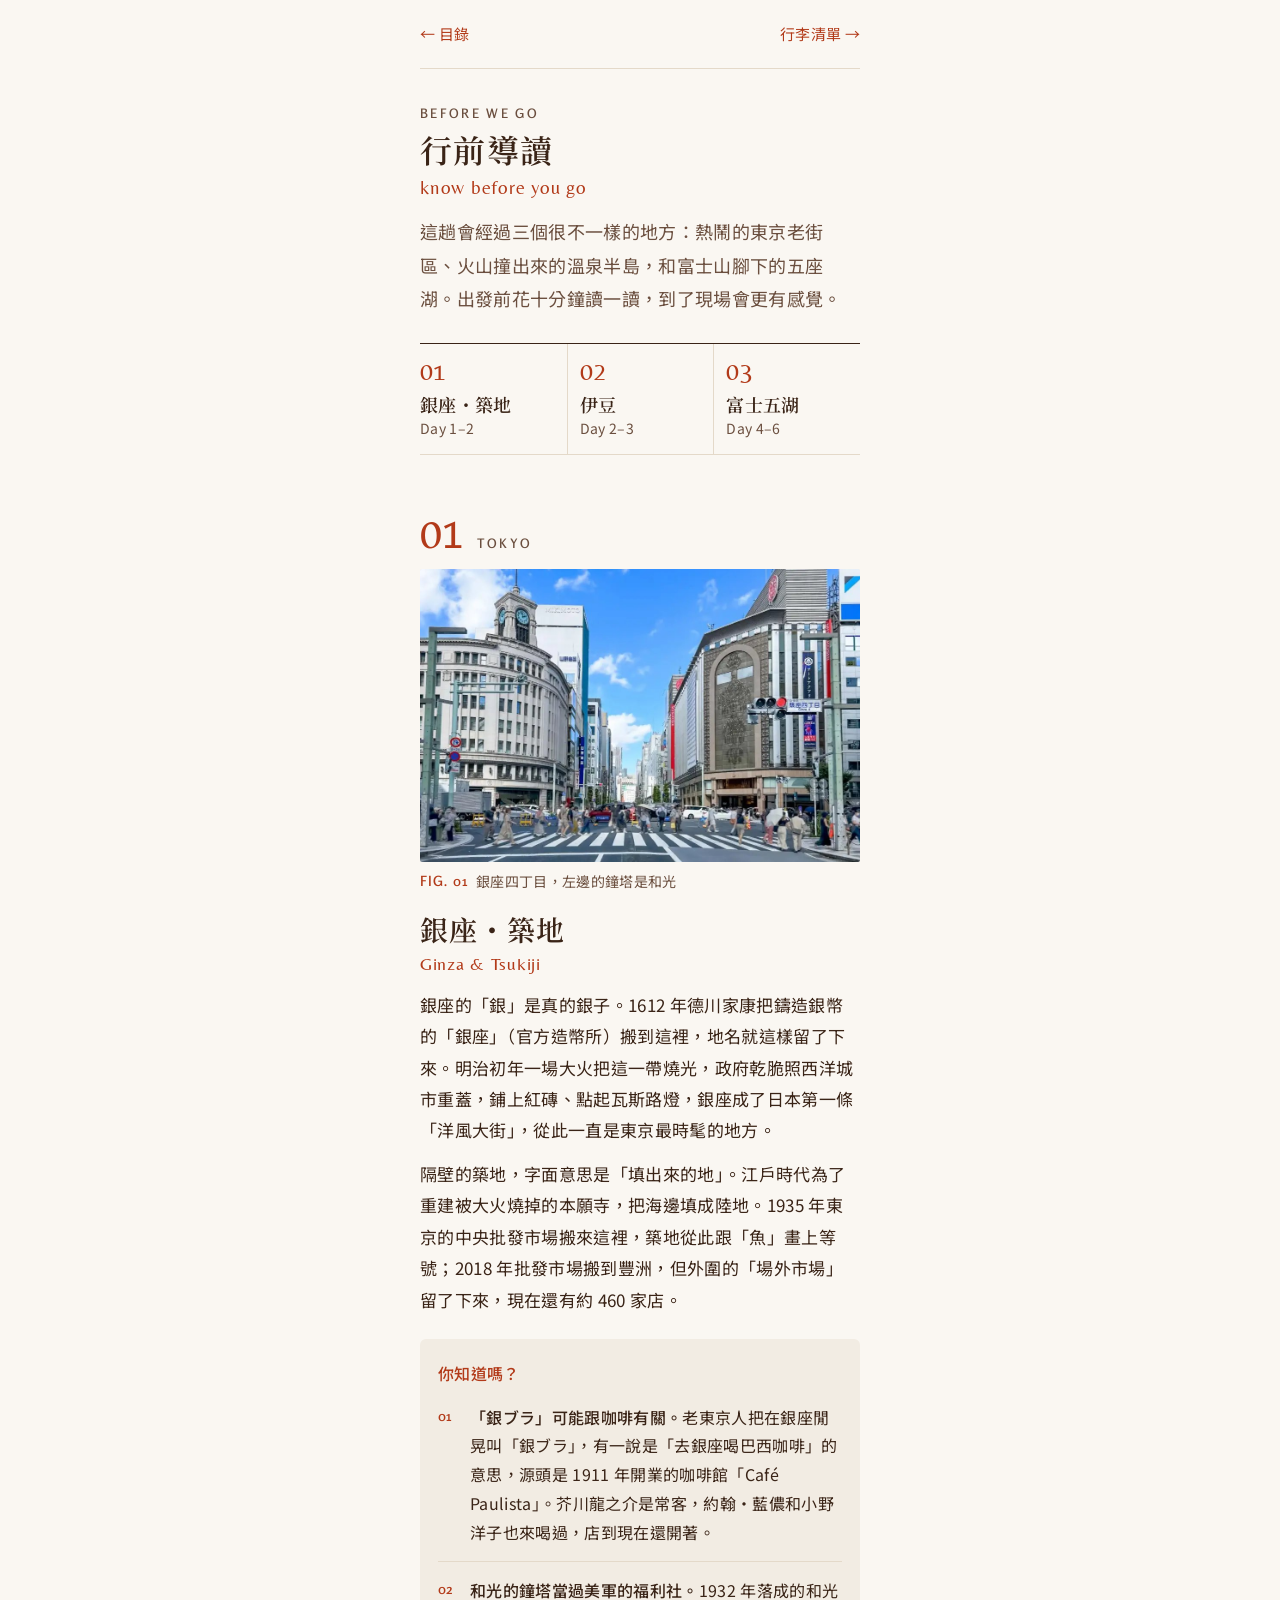
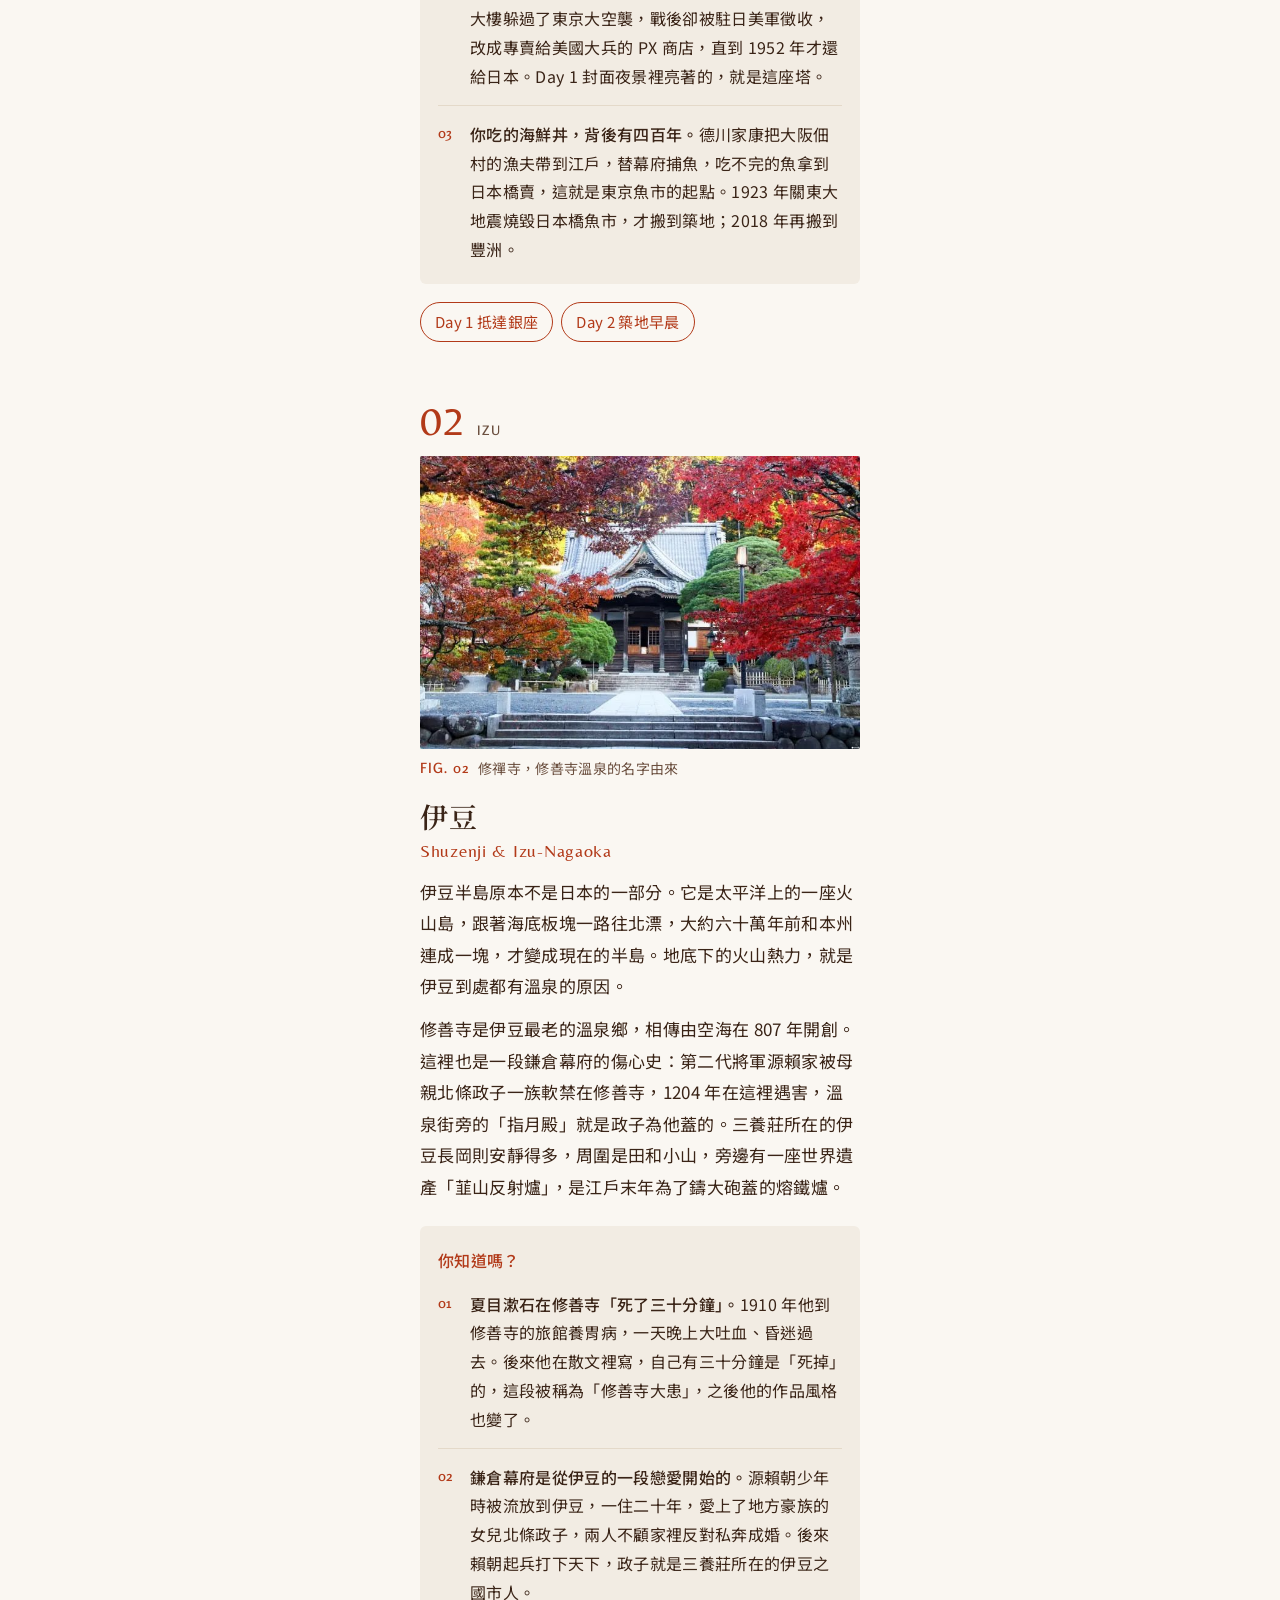
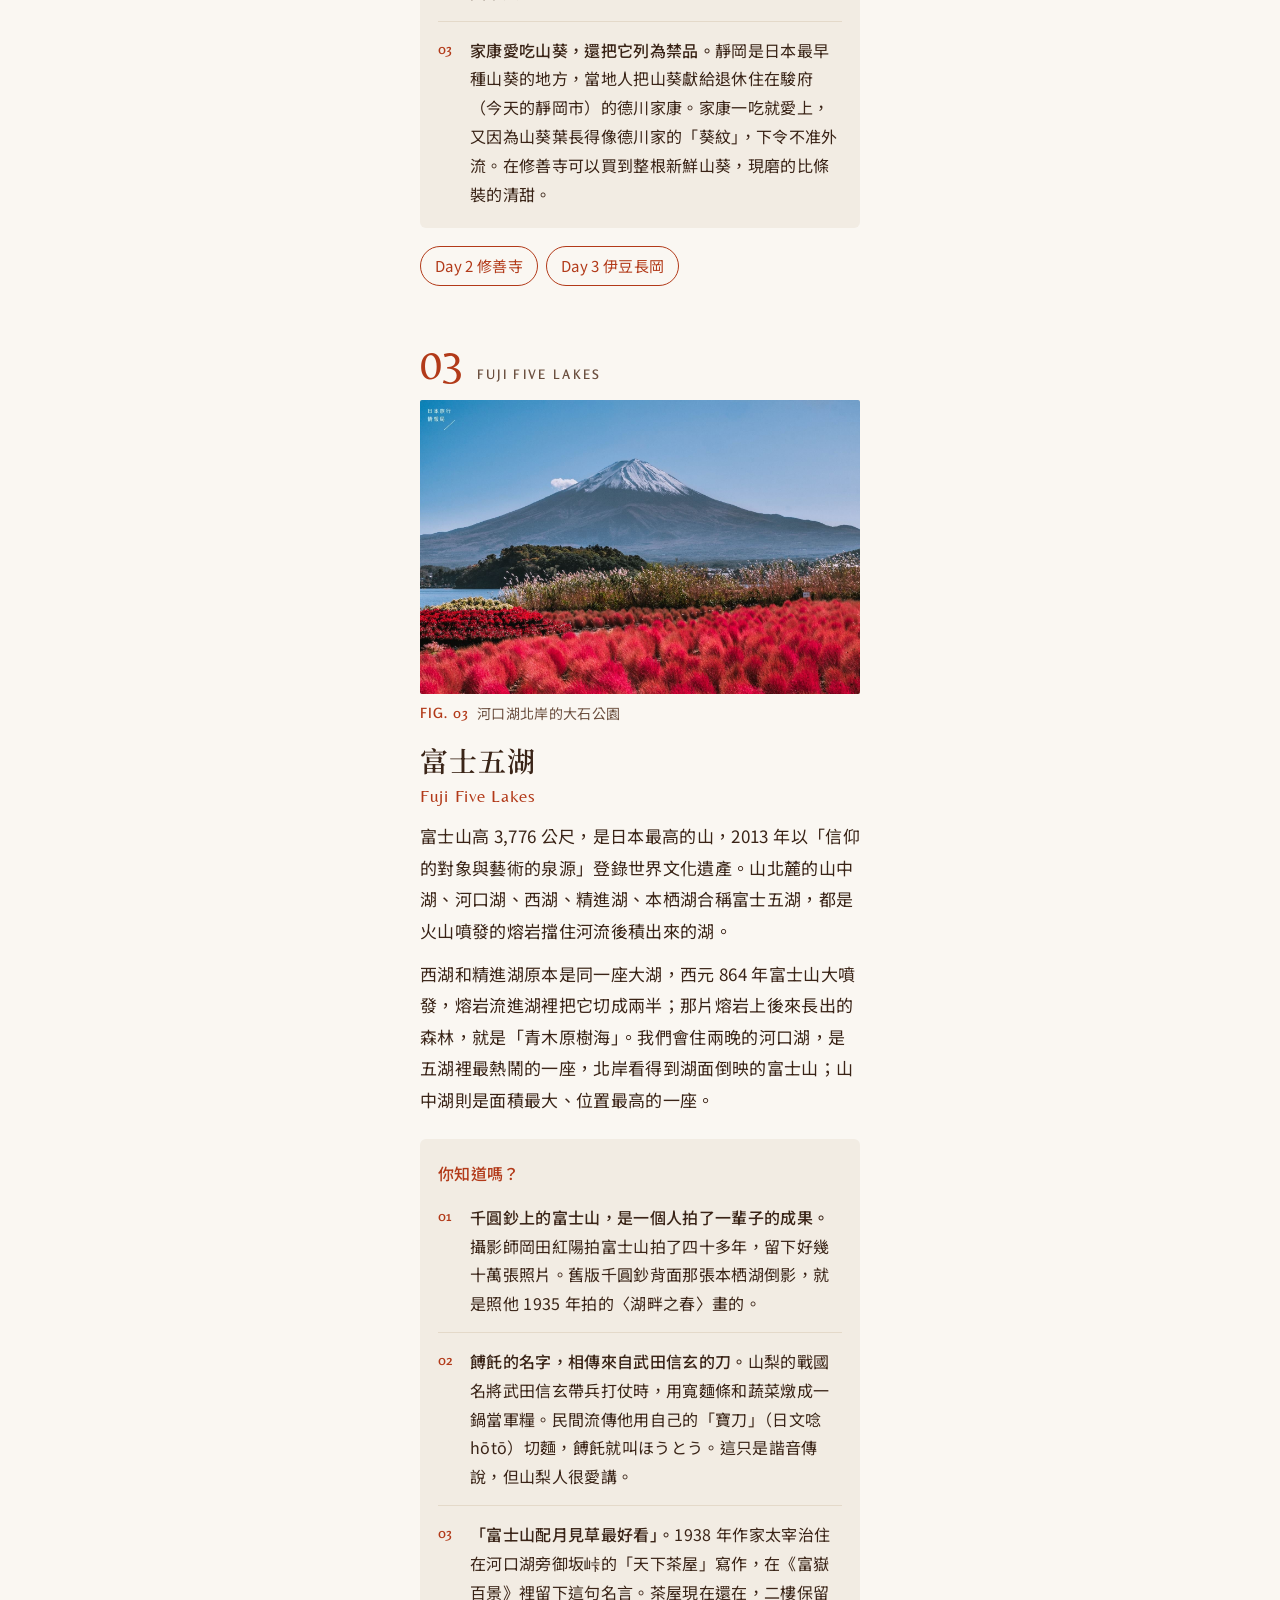
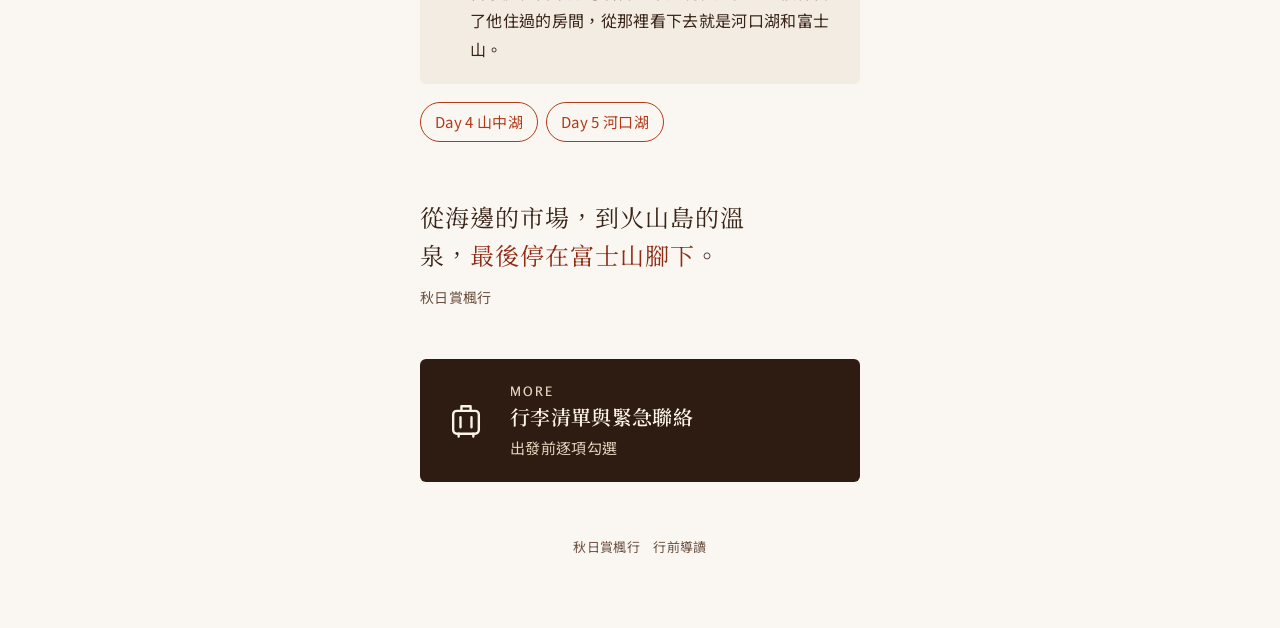
<file: guide.html>
<!doctype html>
<html lang="zh-Hant">
<head>
<meta charset="utf-8">
<meta name="viewport" content="width=device-width, initial-scale=1">
<title>行前導讀｜秋日賞楓行</title>
<meta property="og:title" content="行前導讀｜秋日賞楓行">
<meta property="og:description" content="東京・伊豆・河口湖｜2026.11.16–21 六日溫泉賞楓漫遊">
<meta property="og:image" content="https://irisspace.github.io/autumn-trip/9138c6395874d44f3762e16aa36c47fa.jpg">
<meta property="og:url" content="https://irisspace.github.io/autumn-trip/guide.html">
<link rel="apple-touch-icon" href="9138c6395874d44f3762e16aa36c47fa.jpg">
<link rel="preconnect" href="https://fonts.googleapis.com">
<link rel="preconnect" href="https://fonts.gstatic.com" crossorigin>
<link href="https://fonts.googleapis.com/css2?family=Belleza&amp;family=Noto+Serif+TC:wght@500;600&amp;family=Noto+Sans+TC:wght@400;500&amp;family=Rosario:wght@400;500;600&amp;display=swap" rel="stylesheet">
<style>
body{margin:0;background:#faf7f2}
.route{display:grid;grid-template-columns:repeat(3,minmax(0,1fr));margin-top:28px;border-top:1.5px solid #3a2417;border-bottom:1px solid #e4d9c9}
.route a{display:block;padding:14px 10px 14px 0;text-decoration:none;color:#3a2417}
.route a+a{padding-left:12px;border-left:1px solid #e4d9c9}
.route b{display:block;font-family:var(--font-title);font-weight:400;font-size:26px;line-height:1;color:#b23a19}
.route strong{display:block;margin-top:8px;font-family:var(--font-serif);font-weight:600;font-size:18px;line-height:1.4}
.route span{display:block;font-size:14px;line-height:1.6;color:#6b4f3f}
.chap{padding-top:56px}
.chap-no{display:flex;align-items:baseline;gap:12px;margin-bottom:14px}
.chap-no b{font-family:var(--font-title);font-weight:400;font-size:44px;line-height:1;color:#b23a19}
.chap-no span{font-family:var(--font-accent);font-weight:600;font-size:13px;letter-spacing:.18em;text-transform:uppercase;color:#6b4f3f}
.chap h2{margin:18px 0 0;font-family:var(--font-serif);font-weight:600;font-size:28px;line-height:1.35;letter-spacing:.04em}
.chap h2 small{display:block;margin-top:4px;font-family:var(--font-title);font-weight:400;font-size:18px;letter-spacing:.04em;color:#b23a19}
.dyk{margin-top:24px;padding:20px 18px 6px;background:#f2ece3;border-radius:6px}
.dyk h5{margin:0;font-size:16px;font-weight:500;color:#b23a19}
.dyk ol{list-style:none;margin:0;padding:0;counter-reset:d}
.dyk li{counter-increment:d;display:grid;grid-template-columns:28px minmax(0,1fr);gap:4px;padding:14px 0;border-bottom:1px solid #e4d9c9;font-size:16px;line-height:1.8}
.dyk li:last-child{border-bottom:0}
.dyk li::before{content:counter(d,decimal-leading-zero);font-family:var(--font-accent);font-weight:600;font-size:14px;line-height:1.9;color:#b23a19}
.dyk li b{font-weight:500;color:#3a2417}
.goto{display:flex;flex-wrap:wrap;gap:8px;margin-top:18px}
.goto a{display:inline-flex;align-items:center;min-height:40px;padding:0 14px;border:1px solid #b23a19;border-radius:999px;font-size:15px;text-decoration:none;color:#b23a19}
</style>
<link rel="stylesheet" href="theme.css">
</head>
<body>
<div class="pg">
  <div class="wrap">
    <nav class="topbar" aria-label="頁面導覽">
      <a class="back" href="index.html">← 目錄</a>
      <a class="back" href="info.html">行李清單 →</a>
    </nav>

    <header style="padding-block: 32px 0;">
      <p class="eyebrow">Before We Go</p>
      <h1 class="daytitle" style="font-size: 32px;">行前導讀<span class="daysub">know before you go</span></h1>
      <p class="lead">這趟會經過三個很不一樣的地方：熱鬧的東京老街區、火山撞出來的溫泉半島，和富士山腳下的五座湖。出發前花十分鐘讀一讀，到了現場會更有感覺。</p>
    </header>

    <nav class="route" aria-label="三個地區">
      <a href="#ch1"><b>01</b><strong>銀座・築地</strong><span>Day 1–2</span></a>
      <a href="#ch2"><b>02</b><strong>伊豆</strong><span>Day 2–3</span></a>
      <a href="#ch3"><b>03</b><strong>富士五湖</strong><span>Day 4–6</span></a>
    </nav>

    <section class="chap" id="ch1">
      <div class="chap-no"><b>01</b><span>Tokyo</span></div>
      <div class="ph" style="aspect-ratio: 3 / 2;"><img src="ef02424d0621206f32dc47dbc774f614.jpg" alt="銀座四丁目路口，左邊是和光的鐘塔"></div>
      <p class="cap"><b>FIG. 01</b>銀座四丁目，左邊的鐘塔是和光</p>
      <h2>銀座・築地<small>Ginza &amp; Tsukiji</small></h2>
      <p class="spot-body">銀座的「銀」是真的銀子。1612 年德川家康把鑄造銀幣的「銀座」（官方造幣所）搬到這裡，地名就這樣留了下來。明治初年一場大火把這一帶燒光，政府乾脆照西洋城市重蓋，鋪上紅磚、點起瓦斯路燈，銀座成了日本第一條「洋風大街」，從此一直是東京最時髦的地方。</p>
      <p class="spot-body">隔壁的築地，字面意思是「填出來的地」。江戶時代為了重建被大火燒掉的本願寺，把海邊填成陸地。1935 年東京的中央批發市場搬來這裡，築地從此跟「魚」畫上等號；2018 年批發市場搬到豐洲，但外圍的「場外市場」留了下來，現在還有約 460 家店。</p>
      <div class="dyk">
        <h5>你知道嗎？</h5>
        <ol>
          <li><span><b>「銀ブラ」可能跟咖啡有關。</b>老東京人把在銀座閒晃叫「銀ブラ」，有一說是「去銀座喝巴西咖啡」的意思，源頭是 1911 年開業的咖啡館「Café Paulista」。芥川龍之介是常客，約翰・藍儂和小野洋子也來喝過，店到現在還開著。</span></li>
          <li><span><b>和光的鐘塔當過美軍的福利社。</b>1932 年落成的和光大樓躲過了東京大空襲，戰後卻被駐日美軍徵收，改成專賣給美國大兵的 PX 商店，直到 1952 年才還給日本。Day 1 封面夜景裡亮著的，就是這座塔。</span></li>
          <li><span><b>你吃的海鮮丼，背後有四百年。</b>德川家康把大阪佃村的漁夫帶到江戶，替幕府捕魚，吃不完的魚拿到日本橋賣，這就是東京魚市的起點。1923 年關東大地震燒毀日本橋魚市，才搬到築地；2018 年再搬到豐洲。</span></li>
        </ol>
      </div>
      <div class="goto"><a href="day1.html">Day 1 抵達銀座</a><a href="day2.html">Day 2 築地早晨</a></div>
    </section>

    <section class="chap" id="ch2">
      <div class="chap-no"><b>02</b><span>Izu</span></div>
      <div class="ph" style="aspect-ratio: 3 / 2;"><img src="f0ae67a22a6bafc4ecab354ac20fc419.jpg" alt="修禪寺本堂前的紅葉與石階"></div>
      <p class="cap"><b>FIG. 02</b>修禪寺，修善寺溫泉的名字由來</p>
      <h2>伊豆<small>Shuzenji &amp; Izu-Nagaoka</small></h2>
      <p class="spot-body">伊豆半島原本不是日本的一部分。它是太平洋上的一座火山島，跟著海底板塊一路往北漂，大約六十萬年前和本州連成一塊，才變成現在的半島。地底下的火山熱力，就是伊豆到處都有溫泉的原因。</p>
      <p class="spot-body">修善寺是伊豆最老的溫泉鄉，相傳由空海在 807 年開創。這裡也是一段鎌倉幕府的傷心史：第二代將軍源賴家被母親北條政子一族軟禁在修善寺，1204 年在這裡遇害，溫泉街旁的「指月殿」就是政子為他蓋的。三養莊所在的伊豆長岡則安靜得多，周圍是田和小山，旁邊有一座世界遺產「韮山反射爐」，是江戶末年為了鑄大砲蓋的熔鐵爐。</p>
      <div class="dyk">
        <h5>你知道嗎？</h5>
        <ol>
          <li><span><b>夏目漱石在修善寺「死了三十分鐘」。</b>1910 年他到修善寺的旅館養胃病，一天晚上大吐血、昏迷過去。後來他在散文裡寫，自己有三十分鐘是「死掉」的，這段被稱為「修善寺大患」，之後他的作品風格也變了。</span></li>
          <li><span><b>鎌倉幕府是從伊豆的一段戀愛開始的。</b>源賴朝少年時被流放到伊豆，一住二十年，愛上了地方豪族的女兒北條政子，兩人不顧家裡反對私奔成婚。後來賴朝起兵打下天下，政子就是三養莊所在的伊豆之國市人。</span></li>
          <li><span><b>家康愛吃山葵，還把它列為禁品。</b>靜岡是日本最早種山葵的地方，當地人把山葵獻給退休住在駿府（今天的靜岡市）的德川家康。家康一吃就愛上，又因為山葵葉長得像德川家的「葵紋」，下令不准外流。在修善寺可以買到整根新鮮山葵，現磨的比條裝的清甜。</span></li>
        </ol>
      </div>
      <div class="goto"><a href="day2.html">Day 2 修善寺</a><a href="day3.html">Day 3 伊豆長岡</a></div>
    </section>

    <section class="chap" id="ch3">
      <div class="chap-no"><b>03</b><span>Fuji Five Lakes</span></div>
      <div class="ph" style="aspect-ratio: 3 / 2;"><img src="0a54639972713d51c0d47d38d4d061d8.jpg" alt="大石公園的紅色掃帚草，背後是富士山"></div>
      <p class="cap"><b>FIG. 03</b>河口湖北岸的大石公園</p>
      <h2>富士五湖<small>Fuji Five Lakes</small></h2>
      <p class="spot-body">富士山高 3,776 公尺，是日本最高的山，2013 年以「信仰的對象與藝術的泉源」登錄世界文化遺產。山北麓的山中湖、河口湖、西湖、精進湖、本栖湖合稱富士五湖，都是火山噴發的熔岩擋住河流後積出來的湖。</p>
      <p class="spot-body">西湖和精進湖原本是同一座大湖，西元 864 年富士山大噴發，熔岩流進湖裡把它切成兩半；那片熔岩上後來長出的森林，就是「青木原樹海」。我們會住兩晚的河口湖，是五湖裡最熱鬧的一座，北岸看得到湖面倒映的富士山；山中湖則是面積最大、位置最高的一座。</p>
      <div class="dyk">
        <h5>你知道嗎？</h5>
        <ol>
          <li><span><b>千圓鈔上的富士山，是一個人拍了一輩子的成果。</b>攝影師岡田紅陽拍富士山拍了四十多年，留下好幾十萬張照片。舊版千圓鈔背面那張本栖湖倒影，就是照他 1935 年拍的〈湖畔之春〉畫的。</span></li>
          <li><span><b>餺飥的名字，相傳來自武田信玄的刀。</b>山梨的戰國名將武田信玄帶兵打仗時，用寬麵條和蔬菜燉成一鍋當軍糧。民間流傳他用自己的「寶刀」（日文唸 hōtō）切麵，餺飥就叫ほうとう。這只是諧音傳說，但山梨人很愛講。</span></li>
          <li><span><b>「富士山配月見草最好看」。</b>1938 年作家太宰治住在河口湖旁御坂峠的「天下茶屋」寫作，在《富嶽百景》裡留下這句名言。茶屋現在還在，二樓保留了他住過的房間，從那裡看下去就是河口湖和富士山。</span></li>
        </ol>
      </div>
      <div class="goto"><a href="day4.html">Day 4 山中湖</a><a href="day5.html">Day 5 河口湖</a></div>
    </section>

    <blockquote class="quote" style="margin-top: 56px;">
      <p>從海邊的市場，到火山島的溫泉，<em>最後停在富士山腳下</em>。</p>
      <cite>秋日賞楓行</cite>
    </blockquote>

    <a class="next" href="info.html" style="grid-template-columns: 52px minmax(0, 1fr); gap: 18px; padding: 20px;">
      <div style="display: grid; place-items: center; color: #fbf3e6;"><svg width="44" height="44" viewBox="0 0 24 24" fill="none" stroke="currentColor" stroke-width="1.3" stroke-linecap="round" stroke-linejoin="round" aria-hidden="true"><rect x="5" y="7" width="14" height="12.5" rx="2"></rect><path d="M9.5 7V4.5h5V7"></path><path d="M9 10.5v5.5M15 10.5v5.5"></path><path d="M8 19.5V21M16 19.5V21"></path></svg></div>
      <div><small>MORE</small><strong>行李清單與緊急聯絡</strong><span>出發前逐項勾選</span></div>
    </a>

    <p class="foot">秋日賞楓行　行前導讀</p>
  </div>
</div>
</body>
</html>
</file>
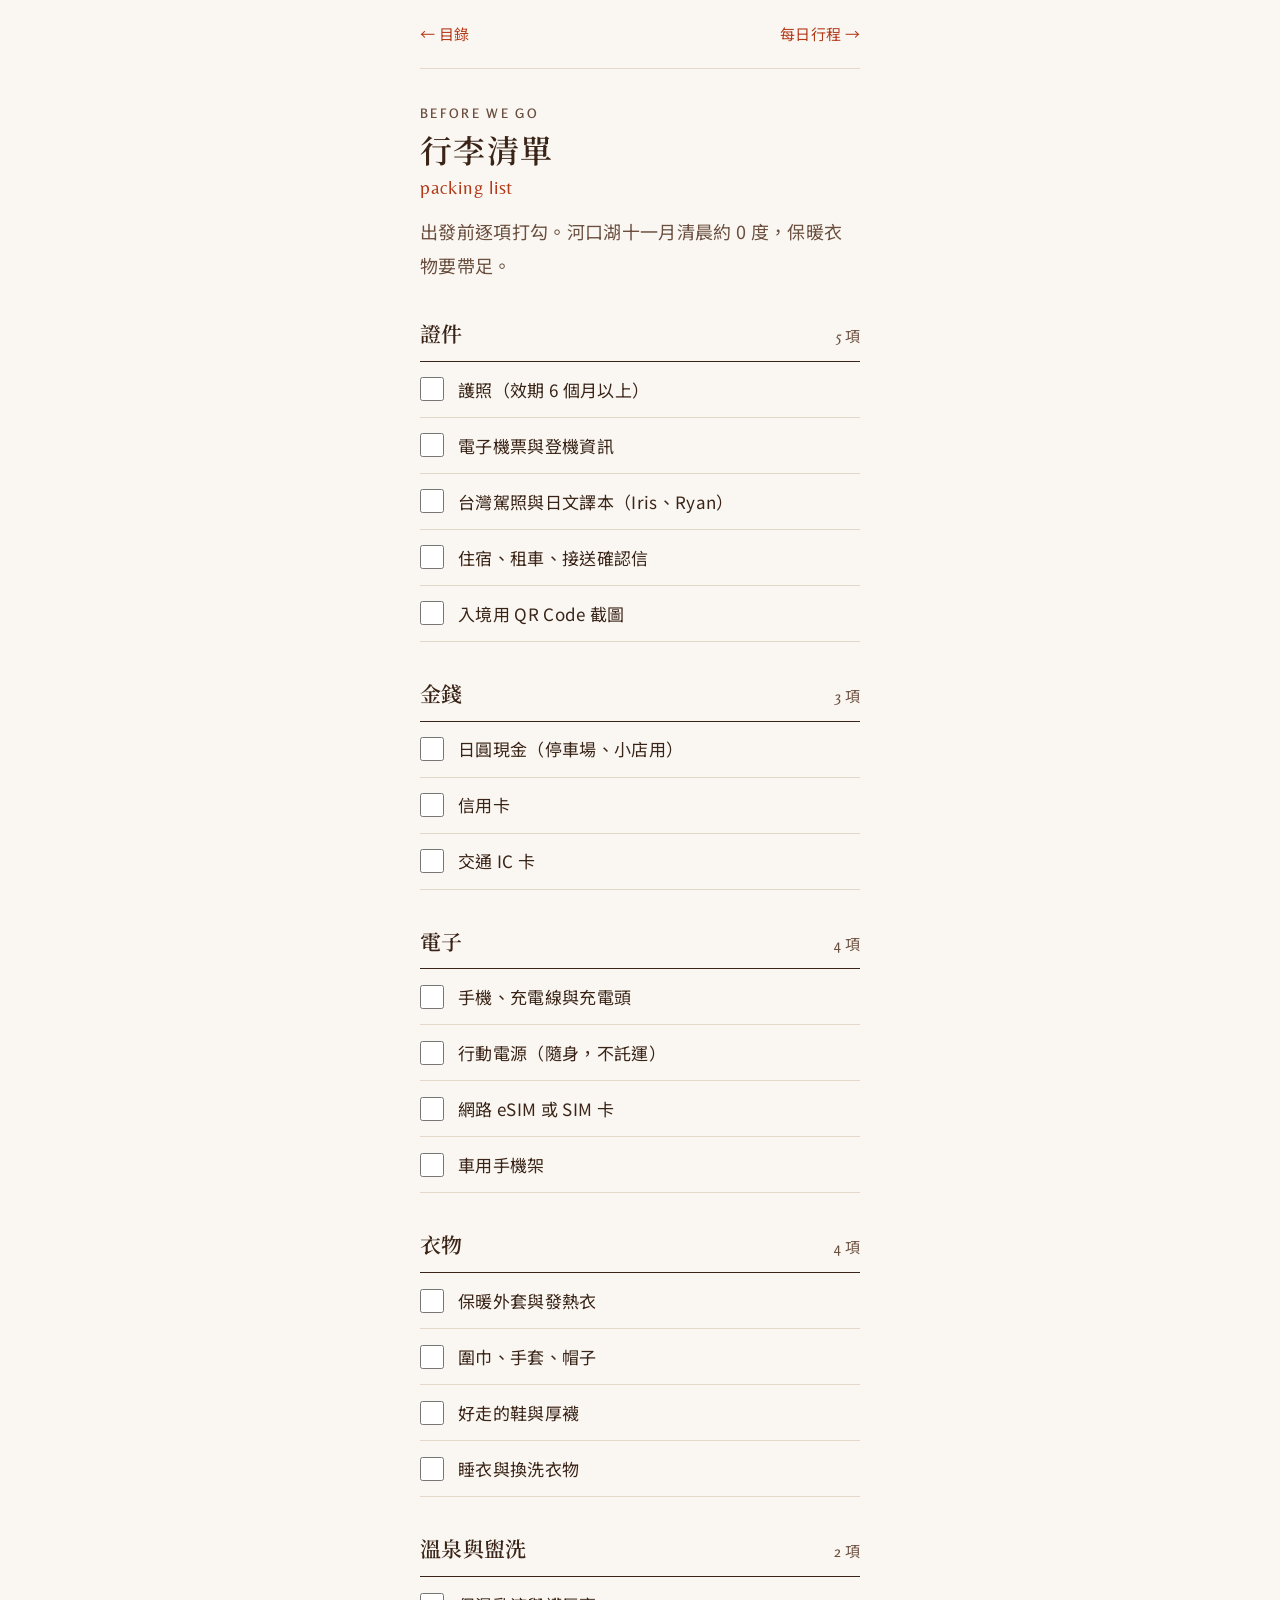
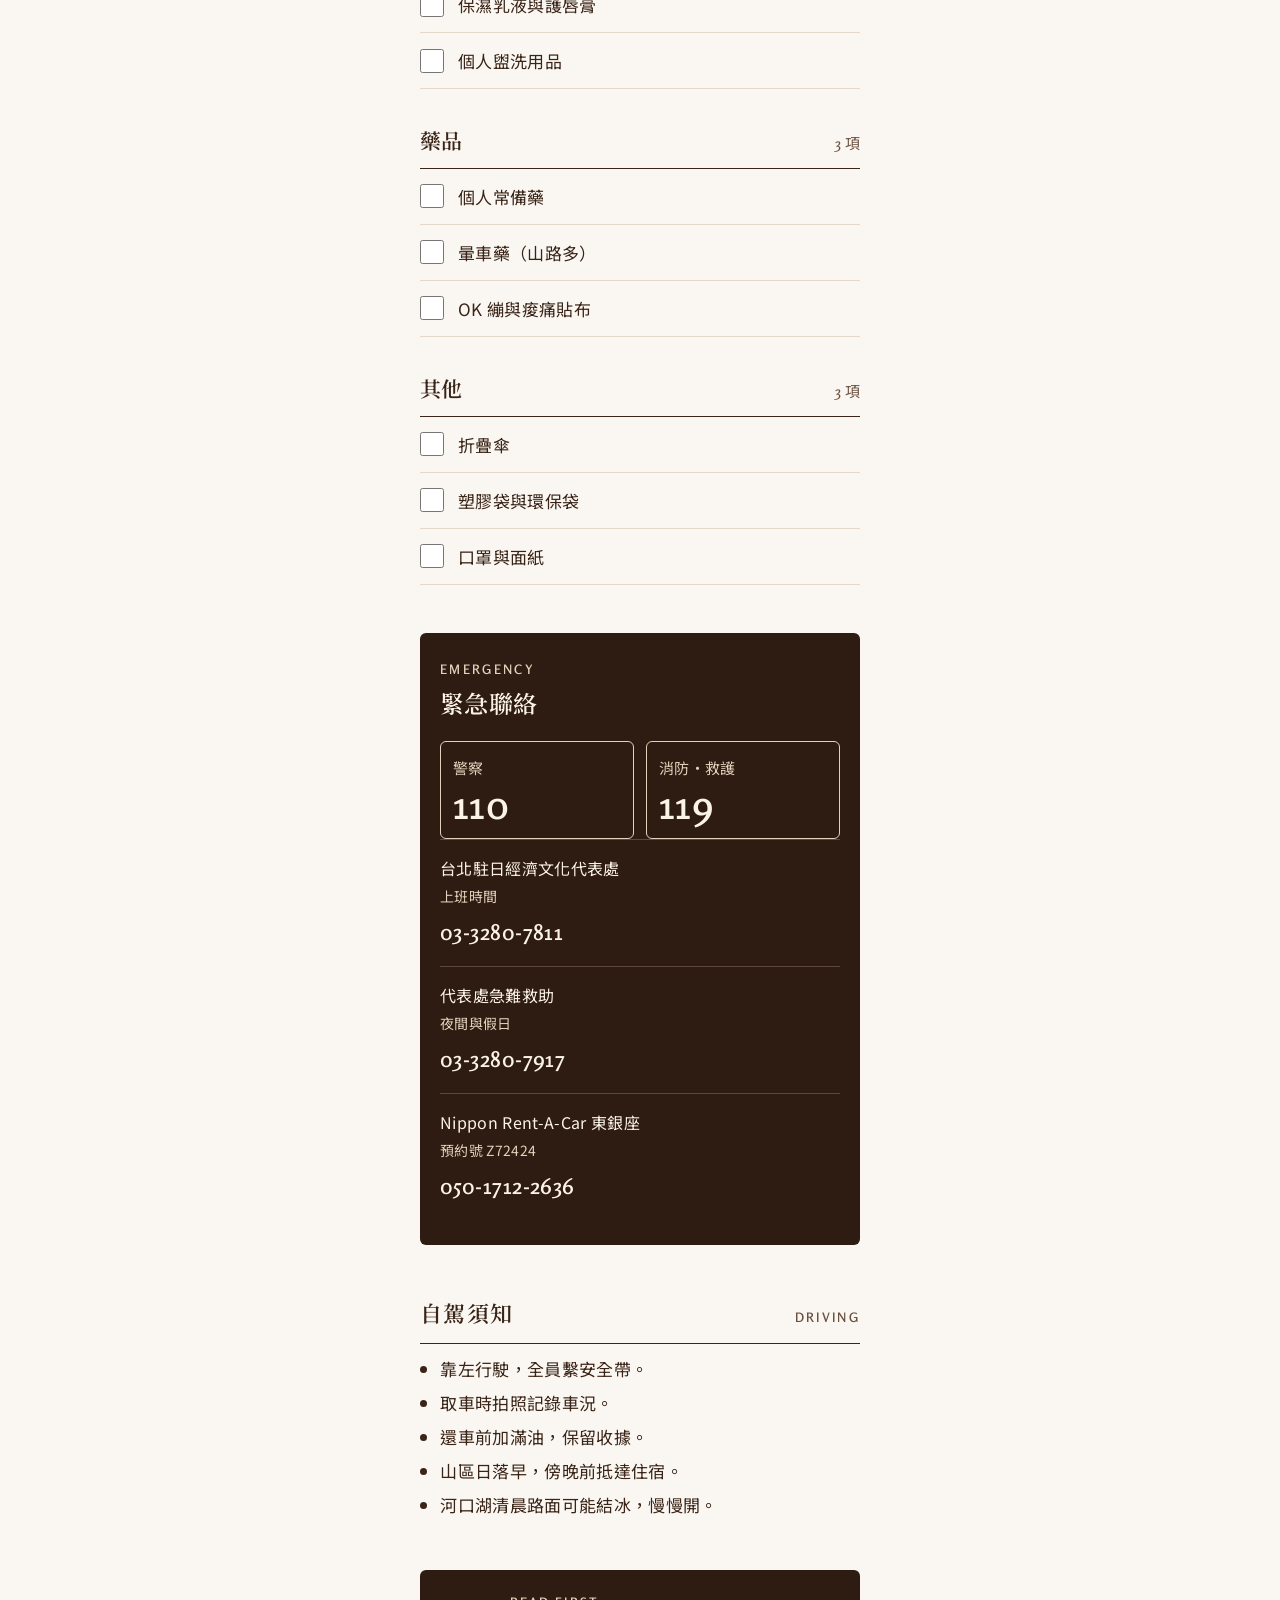
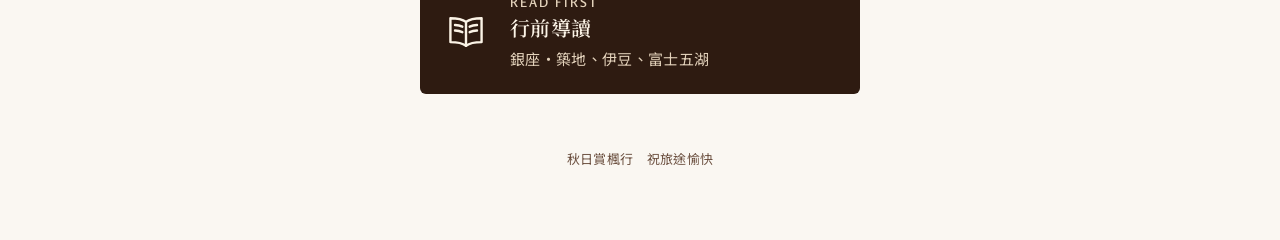
<file: info.html>
<!doctype html>
<html lang="zh-Hant">
<head>
<meta charset="utf-8">
<meta name="viewport" content="width=device-width, initial-scale=1">
<title>行李與緊急聯絡｜秋日賞楓行</title>
<meta property="og:title" content="行李與緊急聯絡｜秋日賞楓行">
<meta property="og:description" content="東京・伊豆・河口湖｜2026.11.16–21 六日溫泉賞楓漫遊">
<meta property="og:image" content="https://irisspace.github.io/autumn-trip/9138c6395874d44f3762e16aa36c47fa.jpg">
<meta property="og:url" content="https://irisspace.github.io/autumn-trip/info.html">
<link rel="apple-touch-icon" href="9138c6395874d44f3762e16aa36c47fa.jpg">
<link rel="preconnect" href="https://fonts.googleapis.com">
<link rel="preconnect" href="https://fonts.gstatic.com" crossorigin>
<link href="https://fonts.googleapis.com/css2?family=Belleza&amp;family=Noto+Serif+TC:wght@500;600&amp;family=Noto+Sans+TC:wght@400;500&amp;family=Rosario:wght@400;500;600&amp;display=swap" rel="stylesheet">
<style>
body{margin:0;background:#faf7f2}
</style>
<link rel="stylesheet" href="theme.css">
</head>
<body>
<div class="pg">
  <div class="wrap">
    <nav class="topbar" aria-label="頁面導覽">
      <a class="back" href="index.html">← 目錄</a>
      <a class="back" href="day1.html">每日行程 →</a>
    </nav>

    <header style="padding-block: 32px 0;">
      <p class="eyebrow">Before We Go</p>
      <h1 class="daytitle" style="font-size: 32px;">行李清單<span class="daysub">packing list</span></h1>
      <p class="lead">出發前逐項打勾。河口湖十一月清晨約 0 度，保暖衣物要帶足。</p>
    </header>

    <section class="ckgroup">
      <div class="ckhead"><h3>證件</h3><span>5 項</span></div>
      <label class="ck" for="ck1"><input type="checkbox" id="ck1"><span>護照（效期 6 個月以上）</span></label>
      <label class="ck" for="ck2"><input type="checkbox" id="ck2"><span>電子機票與登機資訊</span></label>
      <label class="ck" for="ck3"><input type="checkbox" id="ck3"><span>台灣駕照與日文譯本（Iris、Ryan）</span></label>
      <label class="ck" for="ck4"><input type="checkbox" id="ck4"><span>住宿、租車、接送確認信</span></label>
      <label class="ck" for="ck5"><input type="checkbox" id="ck5"><span>入境用 QR Code 截圖</span></label>
    </section>

    <section class="ckgroup">
      <div class="ckhead"><h3>金錢</h3><span>3 項</span></div>
      <label class="ck" for="ck6"><input type="checkbox" id="ck6"><span>日圓現金（停車場、小店用）</span></label>
      <label class="ck" for="ck7"><input type="checkbox" id="ck7"><span>信用卡</span></label>
      <label class="ck" for="ck8"><input type="checkbox" id="ck8"><span>交通 IC 卡</span></label>
    </section>

    <section class="ckgroup">
      <div class="ckhead"><h3>電子</h3><span>4 項</span></div>
      <label class="ck" for="ck9"><input type="checkbox" id="ck9"><span>手機、充電線與充電頭</span></label>
      <label class="ck" for="ck10"><input type="checkbox" id="ck10"><span>行動電源（隨身，不託運）</span></label>
      <label class="ck" for="ck11"><input type="checkbox" id="ck11"><span>網路 eSIM 或 SIM 卡</span></label>
      <label class="ck" for="ck12"><input type="checkbox" id="ck12"><span>車用手機架</span></label>
    </section>

    <section class="ckgroup">
      <div class="ckhead"><h3>衣物</h3><span>4 項</span></div>
      <label class="ck" for="ck13"><input type="checkbox" id="ck13"><span>保暖外套與發熱衣</span></label>
      <label class="ck" for="ck14"><input type="checkbox" id="ck14"><span>圍巾、手套、帽子</span></label>
      <label class="ck" for="ck15"><input type="checkbox" id="ck15"><span>好走的鞋與厚襪</span></label>
      <label class="ck" for="ck16"><input type="checkbox" id="ck16"><span>睡衣與換洗衣物</span></label>
    </section>

    <section class="ckgroup">
      <div class="ckhead"><h3>溫泉與盥洗</h3><span>2 項</span></div>
      <label class="ck" for="ck18"><input type="checkbox" id="ck18"><span>保濕乳液與護唇膏</span></label>
      <label class="ck" for="ck19"><input type="checkbox" id="ck19"><span>個人盥洗用品</span></label>
    </section>

    <section class="ckgroup">
      <div class="ckhead"><h3>藥品</h3><span>3 項</span></div>
      <label class="ck" for="ck20"><input type="checkbox" id="ck20"><span>個人常備藥</span></label>
      <label class="ck" for="ck21"><input type="checkbox" id="ck21"><span>暈車藥（山路多）</span></label>
      <label class="ck" for="ck22"><input type="checkbox" id="ck22"><span>OK 繃與痠痛貼布</span></label>
    </section>

    <section class="ckgroup">
      <div class="ckhead"><h3>其他</h3><span>3 項</span></div>
      <label class="ck" for="ck23"><input type="checkbox" id="ck23"><span>折疊傘</span></label>
      <label class="ck" for="ck24"><input type="checkbox" id="ck24"><span>塑膠袋與環保袋</span></label>
      <label class="ck" for="ck25"><input type="checkbox" id="ck25"><span>口罩與面紙</span></label>
    </section>

    <section class="sos" aria-label="緊急聯絡">
      <p class="eyebrow" style="color: #e3d2bb;">Emergency</p>
      <h3>緊急聯絡</h3>
      <div class="sos-big">
        <div><span>警察</span><strong>110</strong></div>
        <div><span>消防・救護</span><strong>119</strong></div>
      </div>
      <div class="sos-row"><div>台北駐日經濟文化代表處<small>上班時間</small></div><strong>03-3280-7811</strong></div>
      <div class="sos-row"><div>代表處急難救助<small>夜間與假日</small></div><strong>03-3280-7917</strong></div>
      <div class="sos-row"><div>Nippon Rent-A-Car 東銀座<small>預約號 Z72424</small></div><strong>050-1712-2636</strong></div>
    </section>

    <div class="sect"><h3>自駕須知</h3><span class="eyebrow">Driving</span></div>
    <ul style="margin: 0; padding-left: 1.2em; font-size: 17px; line-height: 2;">
      <li>靠左行駛，全員繫安全帶。</li>
      <li>取車時拍照記錄車況。</li>
      <li>還車前加滿油，保留收據。</li>
      <li>山區日落早，傍晚前抵達住宿。</li>
      <li>河口湖清晨路面可能結冰，慢慢開。</li>
    </ul>

    <a class="next" href="guide.html" style="grid-template-columns: 52px minmax(0, 1fr); gap: 18px; padding: 20px;">
      <div style="display: grid; place-items: center; color: #fbf3e6;"><svg width="44" height="44" viewBox="0 0 24 24" fill="none" stroke="currentColor" stroke-width="1.3" stroke-linecap="round" stroke-linejoin="round" aria-hidden="true"><path d="M12 6.5C10 5 7.5 4.5 3.5 4.5v13c4 0 6.5.5 8.5 2 2-1.5 4.5-2 8.5-2v-13c-4 0-6.5.5-8.5 2z"></path><path d="M12 6.5v13"></path><path d="M6 8.2c1.6.1 2.9.4 4 .9M6 11.2c1.6.1 2.9.4 4 .9M14 9.1c1.1-.5 2.4-.8 4-.9M14 12.1c1.1-.5 2.4-.8 4-.9"></path></svg></div>
      <div><small>READ FIRST</small><strong>行前導讀</strong><span>銀座・築地、伊豆、富士五湖</span></div>
    </a>

    <p class="foot">秋日賞楓行　祝旅途愉快</p>
  </div>
</div>
</body>
</html>
</file>
<file: theme.css>
/* 秋日賞楓行 — shared page styles, from the 秋日家族旅行 design system (tokens copied below). */
:root {
  --paper: #faf7f2;
  --paper-deep: #f2ece3;
  --espresso: #2e1b11;
  --ink: #3a2417;
  --ink-soft: #6b4f3f;
  --maple: #b23a19;
  --maple-deep: #8e2b14;
  --on-maple: #fff6ea;
  --cream: #fbf3e6;
  --cream-soft: #e3d2bb;
  --ginkgo: #d9962f;
  --moss: #56653a;
  --rule: #e4d9c9;
  --focus: #8e2b14;
  --font-serif: "Noto Serif TC", "Noto Serif JP", "Songti TC", serif;
  --font-sans: "Noto Sans TC", "PingFang TC", "Heiti TC", sans-serif;
  --font-accent: "Rosario", "Noto Sans TC", sans-serif;
  --font-title: "Belleza", "Rosario", "Noto Sans TC", sans-serif;
}

* { box-sizing: border-box; }
a { color: var(--maple); text-underline-offset: 3px; }
a:hover { color: var(--maple-deep); }
a.map, a.map:hover { color: inherit; text-decoration: none; }
:focus-visible { outline: 2px solid var(--focus); outline-offset: 3px; }

.pg { min-height: 100%; background: var(--paper); color: var(--ink); font-family: var(--font-sans); font-size: 17px; line-height: 1.85; letter-spacing: 0.02em; -webkit-font-smoothing: antialiased; }
.wrap { max-width: 480px; margin: 0 auto; padding-inline: 20px; }
.full { max-width: 480px; margin: 0 auto; }

.eyebrow { margin: 0; font-family: var(--font-accent); font-size: 13px; font-weight: 600; letter-spacing: 0.18em; text-transform: uppercase; color: var(--ink-soft); }
.accent { font-family: var(--font-title); font-style: normal; font-weight: 400; letter-spacing: 0.04em; }

/* top bar on every inner page */
.topbar { display: flex; align-items: center; justify-content: space-between; gap: 8px; padding-block: 12px; border-bottom: 1px solid var(--rule); }
.back { display: inline-flex; align-items: center; gap: 6px; min-height: 44px; font-size: 15px; text-decoration: none; }
.pager { display: flex; gap: 4px; }
.pager a { display: grid; place-items: center; width: 36px; height: 44px; font-family: var(--font-accent); font-weight: 600; font-size: 16px; color: var(--ink-soft); text-decoration: none; border-bottom: 2px solid transparent; }
.pager a.on { color: var(--maple); border-bottom-color: var(--maple); }

/* photos */
.ph { position: relative; overflow: hidden; background: var(--paper-deep); border-radius: 2px; }
.ph img { position: absolute; inset: 0; width: 100%; height: 100%; object-fit: cover; display: block; }
.ph-empty { position: absolute; inset: 0; display: grid; place-content: center; justify-items: center; gap: 6px; color: var(--ink-soft); font-size: 14px; border: 1px dashed var(--rule); text-align: center; padding: 12px; }
.cap { margin: 8px 0 0; display: flex; gap: 8px; font-size: 14px; line-height: 1.6; color: var(--ink-soft); }
.cap b { font-family: var(--font-accent); font-weight: 600; letter-spacing: 0.08em; color: var(--maple); flex-shrink: 0; }

/* day heading */
.dayhead { display: grid; grid-template-columns: auto minmax(0, 1fr); column-gap: 16px; align-items: end; padding-block: 36px 8px; }
.daynum { font-family: var(--font-title); font-weight: 400; font-size: 68px; line-height: 0.9; color: var(--maple); }
.daynum small { display: block; font-size: 16px; font-weight: 600; letter-spacing: 0.16em; color: var(--ink-soft); margin-bottom: 6px; }
.daytitle { margin: 4px 0 0; font-family: var(--font-serif); font-weight: 600; font-size: 30px; line-height: 1.3; letter-spacing: 0.04em; text-wrap: balance; }
.daysub { display: block; margin-top: 4px; font-family: var(--font-title); font-style: normal; font-weight: 400; font-size: 19px; color: var(--maple); letter-spacing: 0.04em; }
.lead { margin: 16px 0 0; font-size: 18px; line-height: 1.85; color: var(--ink-soft); }

/* section label */
.sect { display: flex; align-items: baseline; justify-content: space-between; gap: 12px; margin: 48px 0 8px; padding-bottom: 10px; border-bottom: 1.5px solid var(--ink); }
.sect h3 { margin: 0; font-family: var(--font-serif); font-weight: 600; font-size: 22px; letter-spacing: 0.06em; }

/* schedule */
.stops { list-style: none; margin: 0; padding: 0; position: relative; }
.stops::before { content: ""; position: absolute; left: 71px; top: 18px; bottom: 18px; width: 1px; background: var(--rule); }
.stop { position: relative; display: grid; grid-template-columns: 62px minmax(0, 1fr); column-gap: 30px; padding-block: 12px; }
.stop::before { content: ""; position: absolute; left: 66px; top: 24px; width: 11px; height: 11px; border-radius: 999px; background: var(--paper); border: 2px solid var(--maple); }
.stop.key::before { background: var(--maple); }
.t { font-family: var(--font-accent); font-weight: 600; font-size: 18px; line-height: 1.7; color: var(--maple); text-align: right; }
.stop h4 { margin: 0; font-size: 18px; font-weight: 500; line-height: 1.6; }
.stop p { margin: 2px 0 0; font-size: 16px; line-height: 1.8; color: var(--ink-soft); }
.tag { display: inline-block; margin-left: 8px; padding: 0 10px; border: 1px solid currentColor; border-radius: 999px; font-size: 13px; line-height: 1.7; color: var(--moss); vertical-align: 2px; }
.tag.m { color: var(--maple); }

/* spot feature */
.spot { padding-block: 28px; border-bottom: 1px solid var(--rule); }
.spot:last-child { border-bottom: 0; }
.spot-head { display: grid; grid-template-columns: auto minmax(0, 1fr); column-gap: 12px; align-items: baseline; margin-top: 16px; }
.spot-no { font-family: var(--font-title); font-weight: 400; font-size: 30px; line-height: 1; color: var(--maple); }
.spot h4 { margin: 0; font-family: var(--font-serif); font-weight: 600; font-size: 22px; line-height: 1.45; letter-spacing: 0.03em; }
.meta { grid-column: 2; display: flex; flex-wrap: wrap; gap: 2px 14px; margin: 4px 0 0; font-size: 14px; color: var(--ink-soft); }
.spot-body { margin: 12px 0 0; font-size: 17px; line-height: 1.85; }
.side { display: grid; grid-template-columns: 42% minmax(0, 1fr); gap: 16px; align-items: start; }
.side .spot-head { margin-top: 0; grid-template-columns: minmax(0, 1fr); }
.side .meta { grid-column: 1; }

/* two-up offset photos */
.duo { display: grid; grid-template-columns: repeat(2, minmax(0, 1fr)); gap: 6px; margin-top: 6px; }
.duo .ph { aspect-ratio: 4 / 3; }

/* quote */
.quote { margin: 40px 0 8px; padding: 0; }
.quote p { margin: 0; font-family: var(--font-serif); font-size: 24px; line-height: 1.6; letter-spacing: 0.04em; text-wrap: balance; }
.quote em { font-style: normal; color: var(--maple-deep); }
.quote cite { display: block; margin-top: 10px; font-style: normal; font-size: 14px; color: var(--ink-soft); }

/* note */
.note { margin-top: 24px; padding: 16px 18px; background: var(--paper-deep); border-radius: 6px; }
.note h5 { margin: 0 0 4px; font-size: 16px; font-weight: 500; color: var(--maple); }
.note p { margin: 0; font-size: 16px; line-height: 1.8; }
.note ul { margin: 0; padding-left: 1.2em; font-size: 16px; line-height: 1.8; }

/* next-day link */
.next { display: grid; grid-template-columns: 96px minmax(0, 1fr); gap: 16px; align-items: center; margin: 48px 0 0; padding: 16px; background: var(--espresso); color: var(--cream); border-radius: 6px; text-decoration: none; }
a.next { color: var(--cream); }
a.next:hover { color: var(--cream); background: #3d2618; }
.next strong { font-family: var(--font-serif); }
.next .ph { aspect-ratio: 1 / 1; }
.next small { display: block; font-family: var(--font-accent); font-weight: 600; font-size: 13px; letter-spacing: 0.16em; color: var(--cream-soft); }
.next strong { display: block; font-family: var(--font-serif); font-weight: 600; font-size: 20px; line-height: 1.4; }
.next span { font-size: 15px; color: var(--cream-soft); }

/* checklist */
.ckgroup { margin-top: 32px; }
.ckhead { display: flex; justify-content: space-between; align-items: baseline; padding-bottom: 8px; border-bottom: 1.5px solid var(--ink); }
.ckhead h3 { margin: 0; font-family: var(--font-serif); font-weight: 600; font-size: 21px; }
.ckhead span { font-family: var(--font-accent); font-size: 15px; color: var(--ink-soft); }
.ck { display: flex; align-items: center; gap: 14px; min-height: 56px; padding-block: 8px; border-bottom: 1px solid var(--rule); font-size: 17px; line-height: 1.5; cursor: pointer; }
.ck input { width: 24px; height: 24px; margin: 0; flex-shrink: 0; accent-color: var(--maple); }
.ck input:checked + span { color: var(--ink-soft); text-decoration: line-through; text-decoration-color: var(--rule); }

/* emergency */
.sos { margin-top: 48px; padding: 24px 20px; background: var(--espresso); color: var(--cream); border-radius: 6px; }
.sos h3 { margin: 0; font-family: var(--font-serif); font-weight: 600; font-size: 24px; }
.sos-big { display: grid; grid-template-columns: repeat(2, minmax(0, 1fr)); gap: 12px; margin-top: 16px; }
.sos-big div { border: 1px solid var(--cream-soft); border-radius: 6px; padding: 12px; }
.sos-big span { display: block; font-size: 15px; color: var(--cream-soft); }
.sos-big strong { display: block; font-family: var(--font-accent); font-weight: 600; font-size: 40px; line-height: 1.1; }
.sos-row { padding-block: 14px; border-top: 1px solid rgba(227, 210, 187, 0.25); }
.sos-row:first-of-type { margin-top: 16px; }
.sos-row div { font-size: 16px; }
.sos-row small { display: block; font-size: 14px; color: var(--cream-soft); }
.sos-row strong { display: block; margin-top: 2px; font-family: var(--font-accent); font-weight: 600; font-size: 22px; letter-spacing: 0.02em; user-select: all; }

/* stay facts */
.facts { display: grid; grid-template-columns: auto minmax(0, 1fr); gap: 6px 16px; margin: 16px 0 0; padding-top: 14px; border-top: 1px solid var(--rule); font-size: 16px; line-height: 1.7; }
.facts dt { font-size: 14px; color: var(--ink-soft); padding-top: 1px; }
.facts dd { margin: 0; min-width: 0; }
.jp { font-family: var(--font-serif); }
.stayname { margin: 18px 0 0; font-family: var(--font-serif); font-weight: 600; font-size: 24px; line-height: 1.4; }

/* daily weather & what to wear */
.wx { display: grid; grid-template-columns: auto minmax(0, 1fr); gap: 4px 18px; align-items: center; margin-top: 24px; padding: 16px 18px; border: 1px solid var(--rule); border-radius: 6px; }
.wx-temp { font-family: var(--font-title); font-size: 34px; line-height: 1; color: var(--maple); white-space: nowrap; }
.wx-temp small { font-size: 20px; color: var(--ink-soft); }
.wx-where { grid-column: 1 / -1; margin: 0 0 6px; padding-bottom: 8px; border-bottom: 1px solid var(--rule); font-size: 14px; line-height: 1.6; color: var(--ink-soft); }
.wx-wear { margin: 0; font-size: 16px; line-height: 1.75; }
.wx-wear b { font-weight: 500; color: var(--maple); }

.foot { padding-block: 40px 56px; text-align: center; font-size: 13px; color: var(--ink-soft); }
</file>
